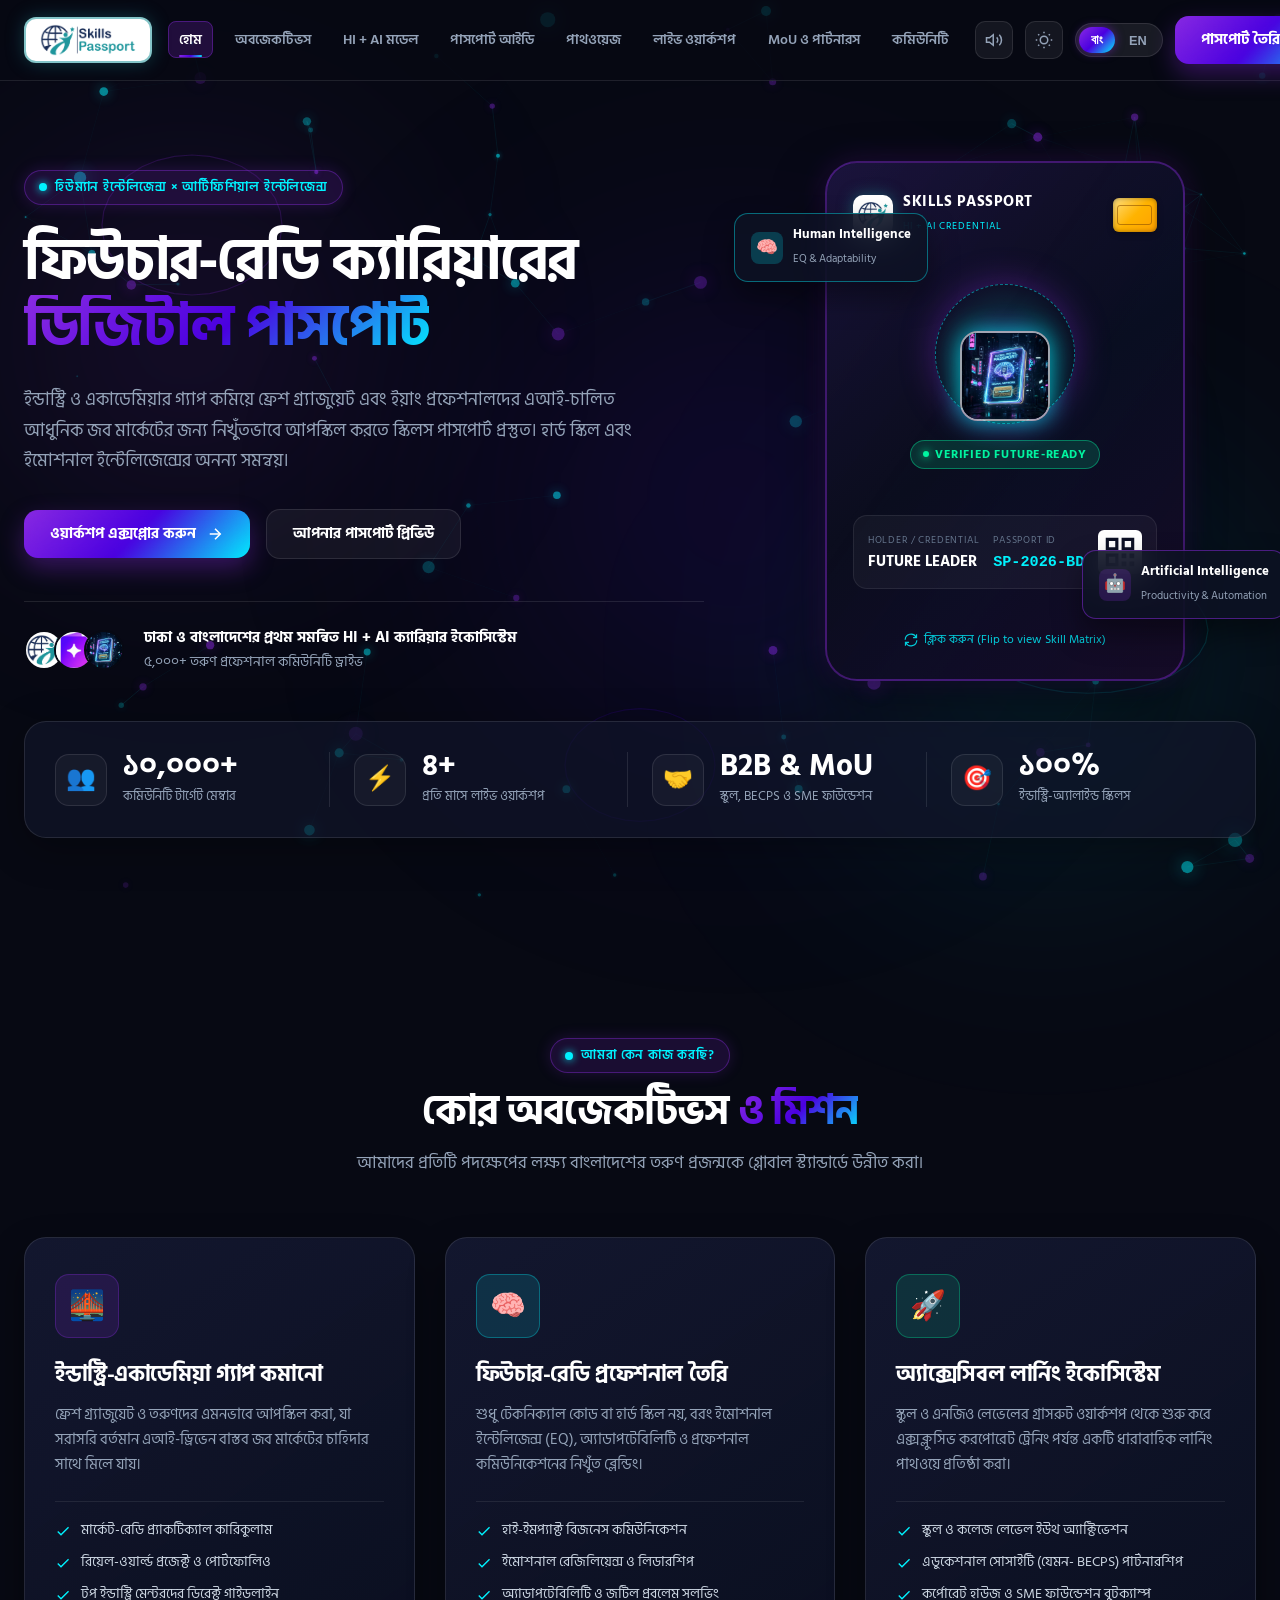
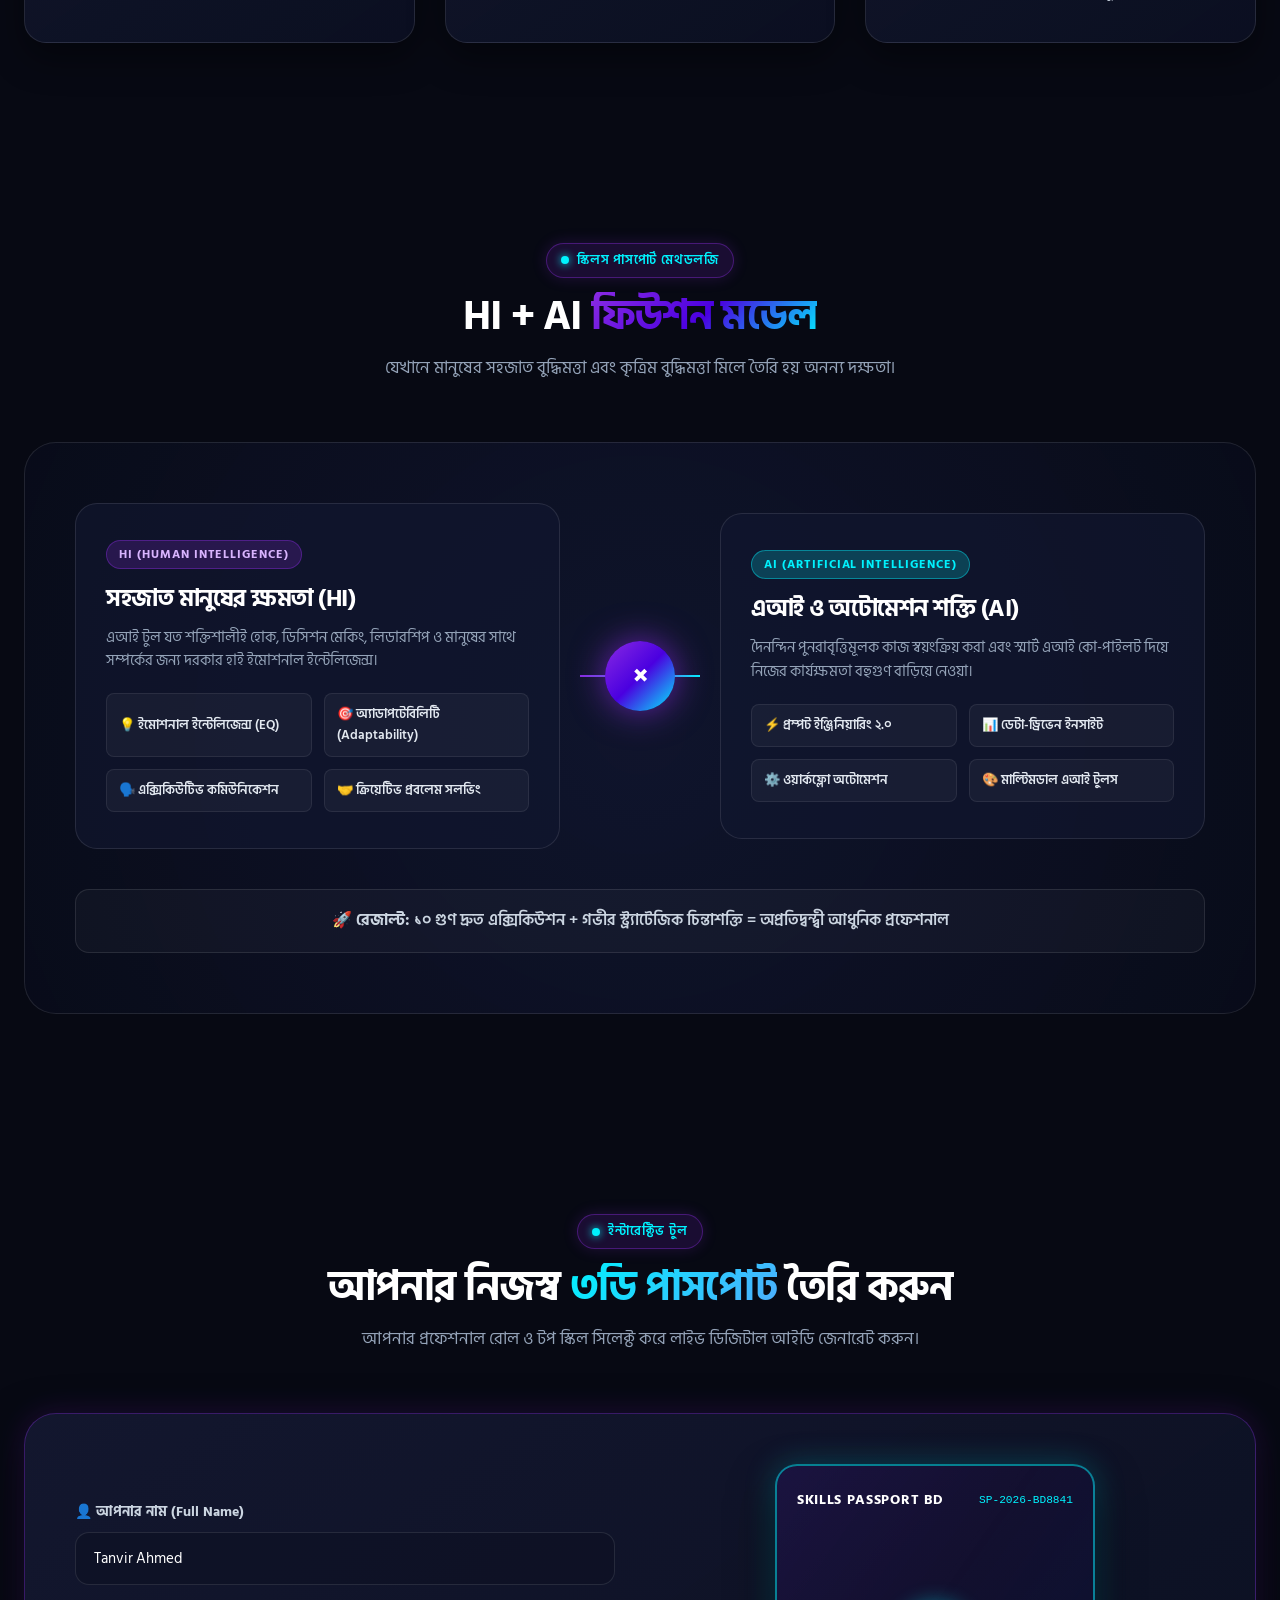
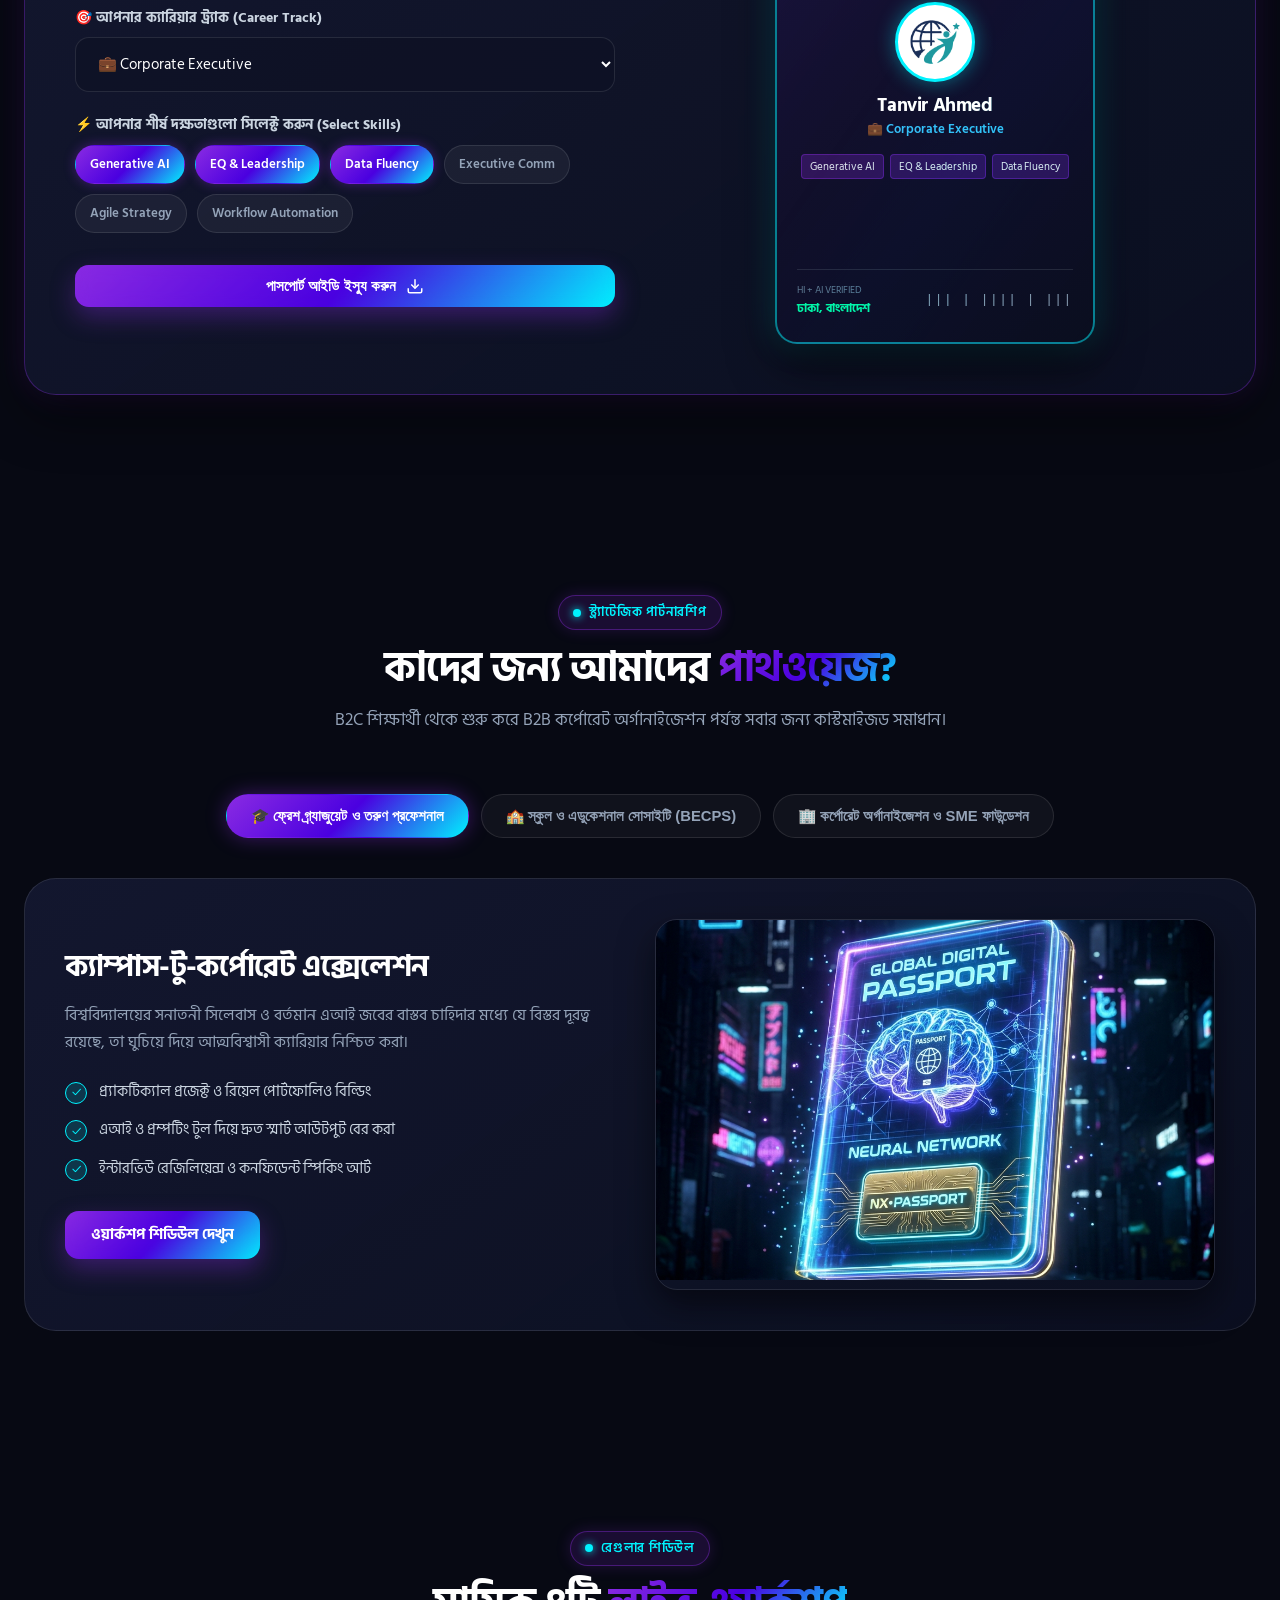
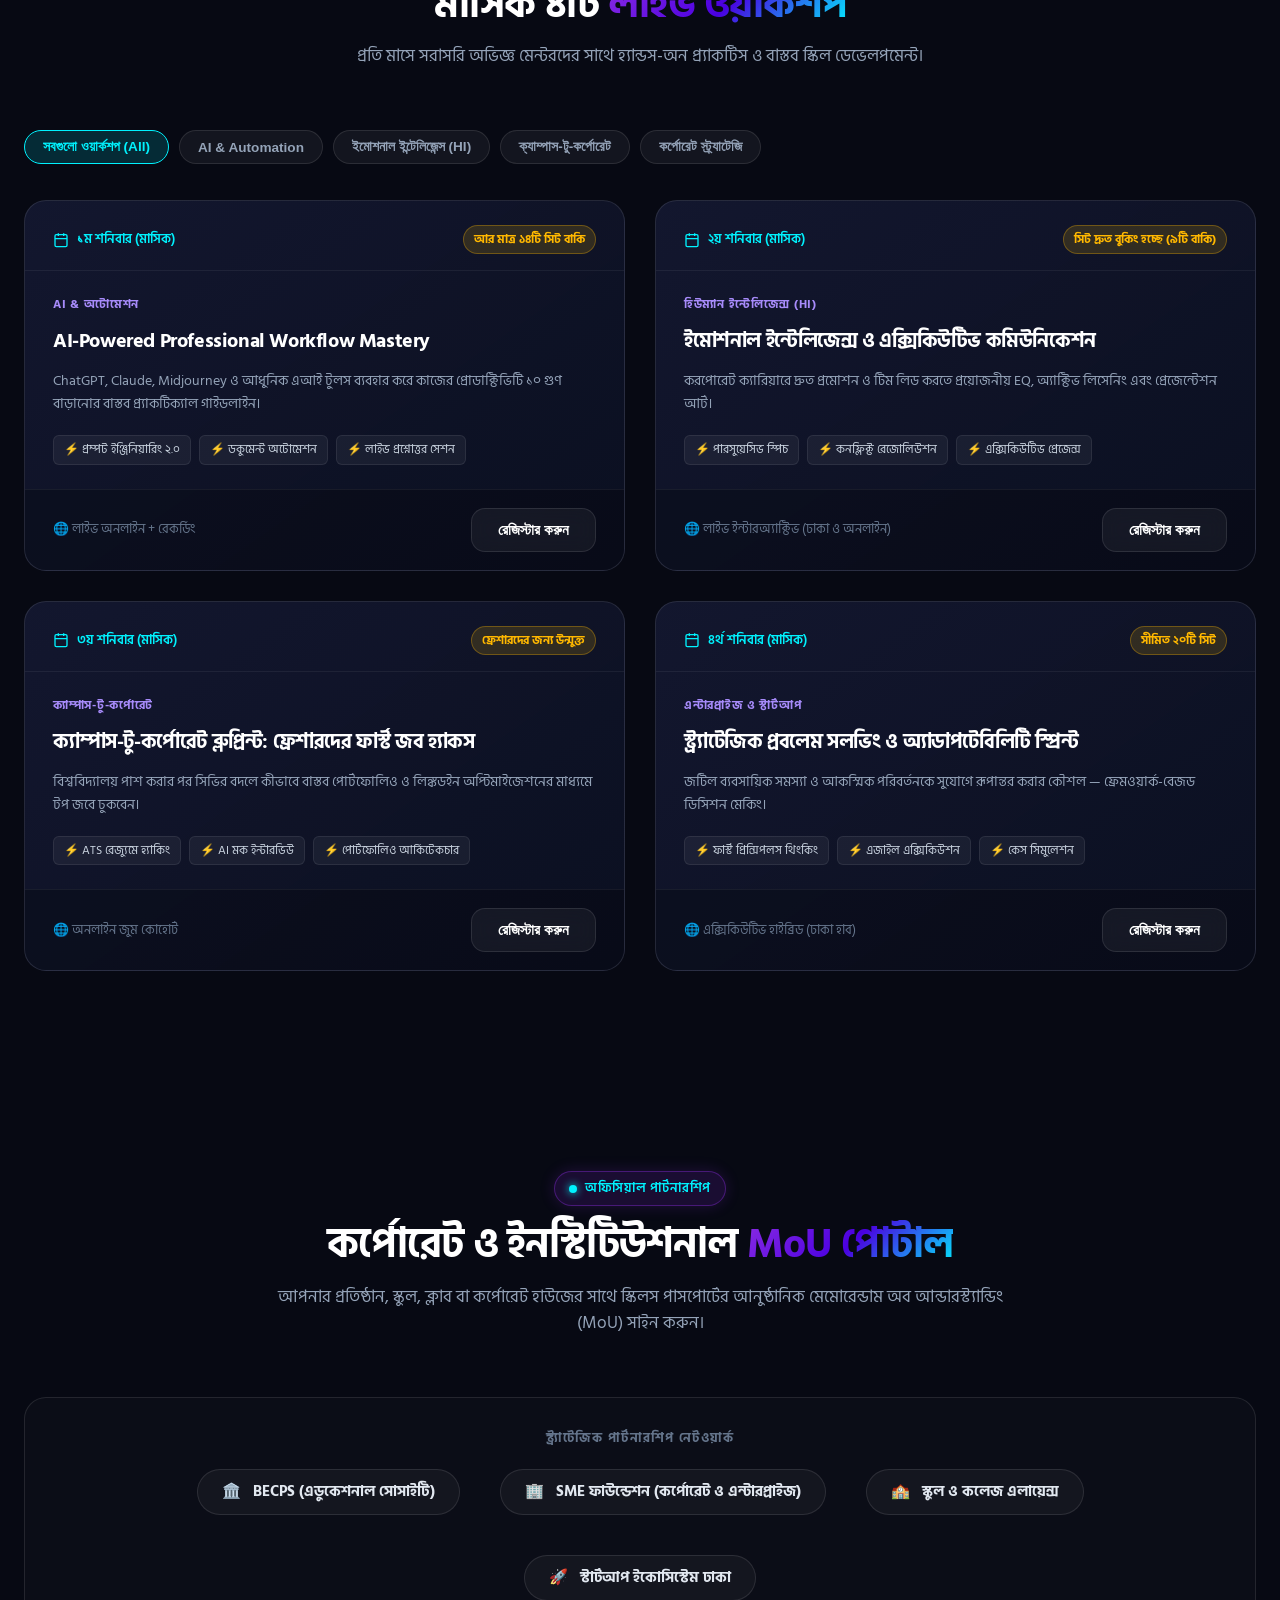
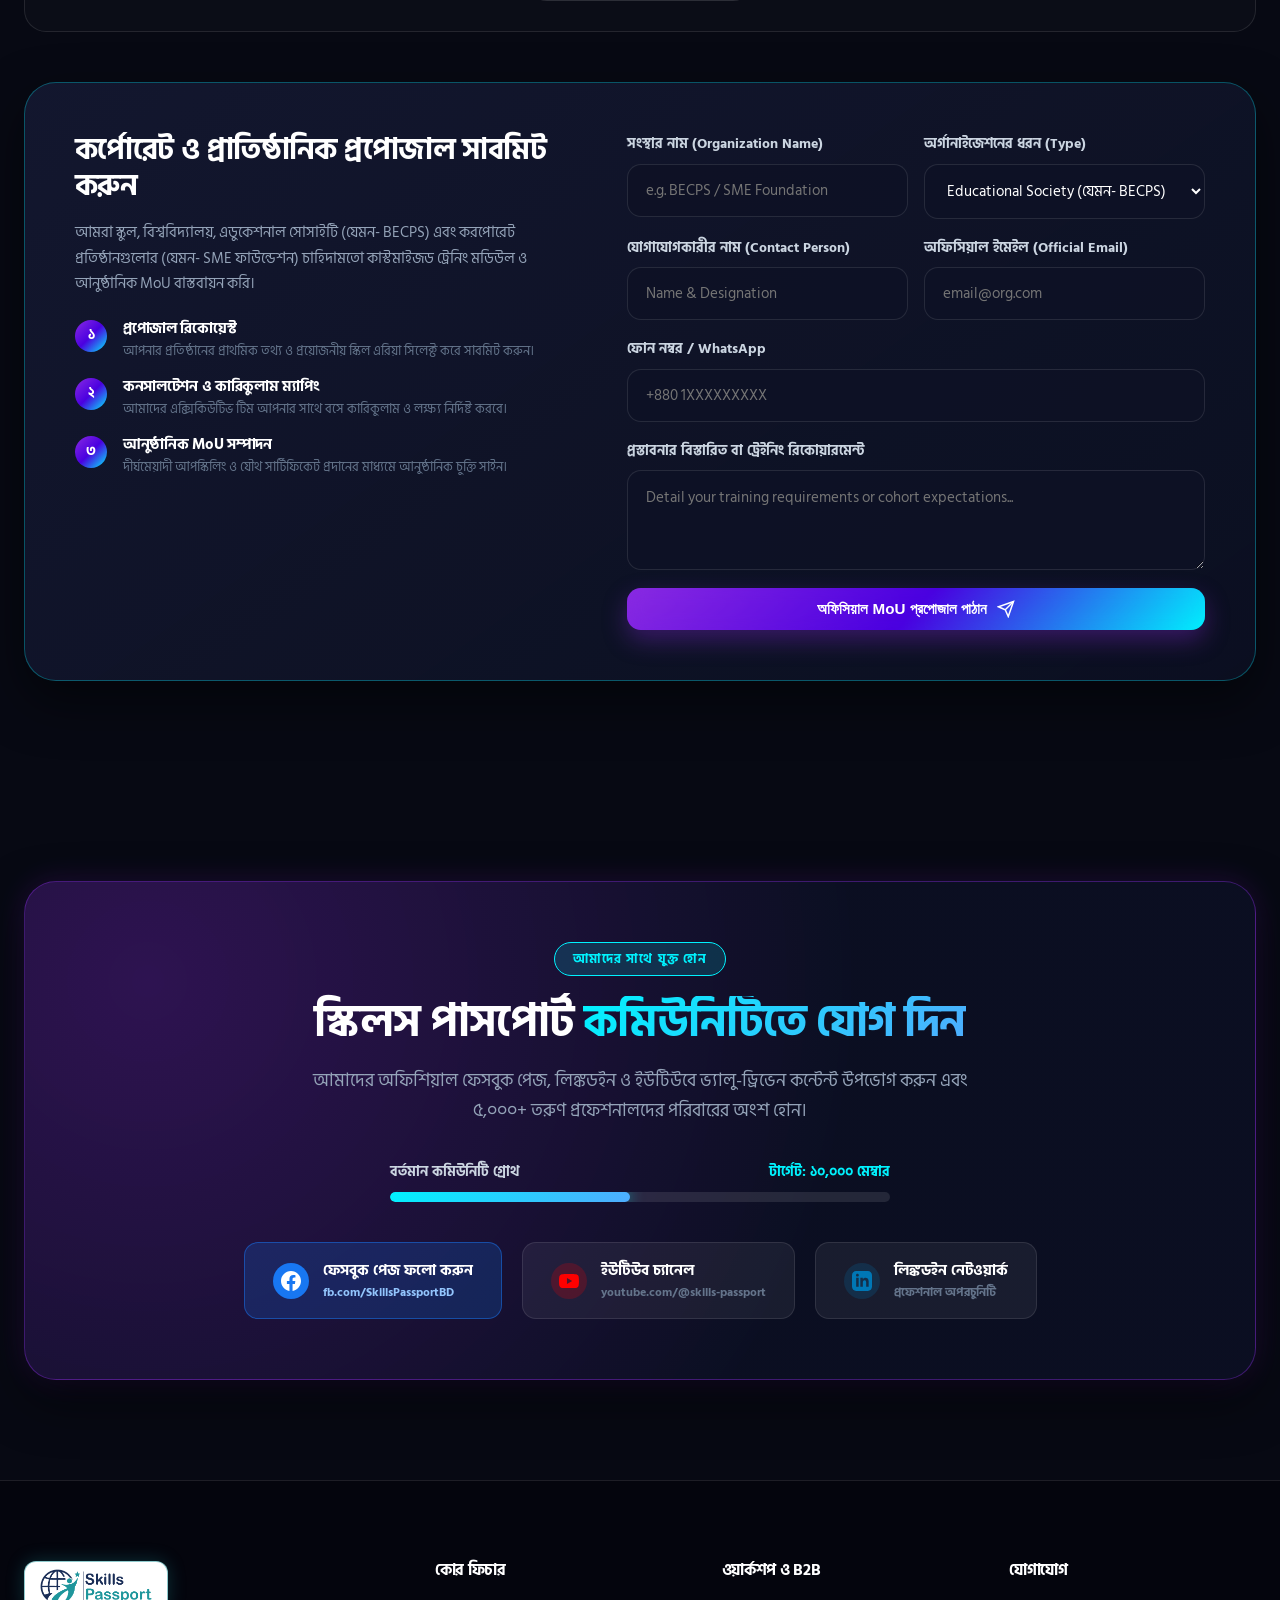
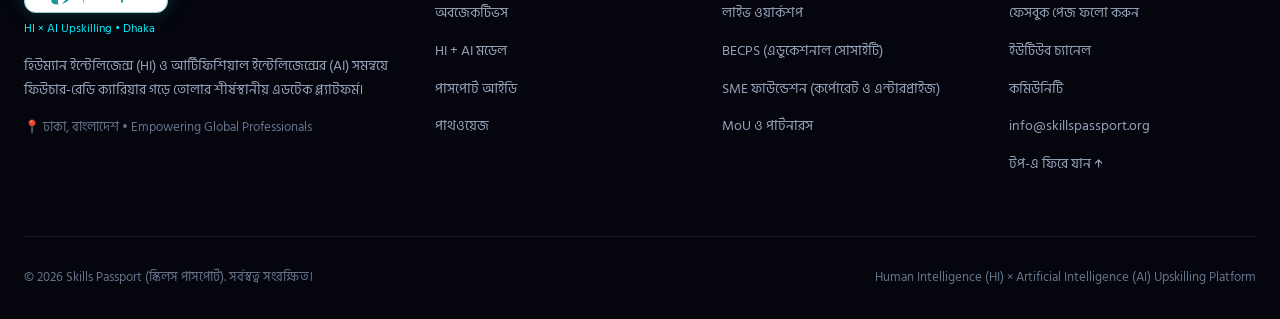
<file: index.html>
<!DOCTYPE html>
<html lang="bn" dir="ltr">
<head>
  <meta charset="UTF-8">
  <meta name="viewport" content="width=device-width, initial-scale=1.0">
  <meta http-equiv="X-UA-Compatible" content="ie=edge">

  <!-- SEO Meta Tags -->
  <title>Skills Passport | স্কিলস পাসপোর্ট — HI & AI Upskilling Platform Dhaka</title>
  <meta name="description" content="স্কিলস পাসপোর্ট (Skills Passport) — হিউম্যান ইন্টেলিজেন্স (HI) ও আর্টিফিশিয়াল ইন্টেলিজেন্সের (AI) সমন্বয়ে ফিউচার-রেডি ক্যারিয়ার গড়ার আধুনিক প্ল্যাটফর্ম। ইন্ডাস্ট্রি-একাডেমিয়া গ্যাপ দূরীকরণ, মাসিক ৪টি লাইভ ওয়ার্কশপ ও কর্পোরেট ট্রেনিং।">
  <meta name="keywords" content="Skills Passport, স্কিলস পাসপোর্ট, HI and AI Upskilling, Industry Academia Gap Bangladesh, Corporate Training Dhaka, BECPS, SME Foundation, Live Workshops Dhaka">
  <meta name="author" content="Skills Passport">
  <meta name="robots" content="index, follow">

  <!-- OpenGraph / Social Meta Tags -->
  <meta property="og:type" content="website">
  <meta property="og:title" content="Skills Passport | HI & AI Career Upskilling Platform">
  <meta property="og:description" content="ফিউচার-রেডি ক্যারিয়ারের ডিজিটাল পাসপোর্ট। হিউম্যান ইন্টেলিজেন্স ও এআই দক্ষতার নিখুঁত ব্লেন্ডিং।">
  <meta property="og:image" content="assets/skills_passport_hero.jpg">
  <meta property="og:url" content="https://www.facebook.com/SkillsPassportBD/">

  <!-- Twitter Meta -->
  <meta name="twitter:card" content="summary_large_image">
  <meta name="twitter:title" content="Skills Passport | HI & AI Upskilling Platform">
  <meta name="twitter:description" content="Bridging the Industry-Academia Gap in Dhaka with Human Intelligence & Artificial Intelligence.">
  <meta name="twitter:image" content="assets/skills_passport_hero.jpg">

  <!-- Favicon -->
  <link rel="icon" type="image/png" href="assets/logo-icon.png">

  <!-- Stylesheet -->
  <link rel="stylesheet" href="css/style.css">

  <!-- Schema.org JSON-LD -->
  <script type="application/ld+json">
  {
    "@context": "https://schema.org",
    "@type": "EducationalOrganization",
    "name": "Skills Passport",
    "alternateName": "স্কিলস পাসপোর্ট",
    "url": "https://www.facebook.com/SkillsPassportBD/",
    "logo": "assets/logo.png",
    "description": "Skills Passport is a premier platform in Dhaka for upskilling in HI (Human Intelligence) & AI (Artificial Intelligence) to bridge industry-academia gaps.",
    "address": {
      "@type": "PostalAddress",
      "addressLocality": "Dhaka",
      "addressCountry": "Bangladesh"
    },
    "sameAs": [
      "https://www.facebook.com/SkillsPassportBD/",
      "https://www.facebook.com/share/19V3SoLGBw/",
      "https://www.youtube.com/@skills-passport"
    ]
  }
  </script>
</head>
<body class="lang-bn">

  <!-- 3D Particle & Glow Background Layers -->
  <div id="bg-canvas-container"></div>
  <div class="ambient-glow ambient-glow-1"></div>
  <div class="ambient-glow ambient-glow-2"></div>
  <div class="ambient-glow ambient-glow-3"></div>

  <div class="content-wrapper">

    <!-- ===================================================================
         NAVIGATION BAR (OPTIMIZED & PROPORTIONED)
         =================================================================== -->
    <header class="navbar" id="main-nav">
      <div class="container nav-container">
        
        <!-- Brand Link -->
        <a href="index.html" class="brand-link" id="brand-logo-link">
          <img src="assets/logo.png" alt="Skills Passport Logo" class="brand-logo-img">
        </a>

        <!-- Desktop Nav Links -->
        <nav class="nav-links-wrapper">
          <ul class="nav-menu" id="nav-menu-links">
            <li><a href="index.html" class="current-page" data-i18n="nav_home">হোম</a></li>
            <li><a href="objectives.html" data-i18n="nav_objectives">অবজেকটিভস</a></li>
            <li><a href="framework.html" data-i18n="nav_framework">HI + AI মডেল</a></li>
            <li><a href="passport.html" data-i18n="nav_generator">পাসপোর্ট আইডি</a></li>
            <li><a href="pathways.html" data-i18n="nav_pathways">পাথওয়েজ</a></li>
            <li><a href="workshops.html" data-i18n="nav_workshops">লাইভ ওয়ার্কশপ</a></li>
            <li><a href="partnerships.html" data-i18n="nav_partners">MoU ও পার্টনারস</a></li>
            <li><a href="community.html" data-i18n="nav_community">কমিউনিটি</a></li>
          </ul>
        </nav>

        <!-- Nav Action Group -->
        <div class="nav-actions">
          
          <!-- Audio Sound FX Toggle -->
          <button class="icon-btn" id="sound-toggle-btn" title="Toggle Sound FX" aria-label="Toggle Sound FX">
            <svg width="18" height="18" viewBox="0 0 24 24" fill="none" stroke="currentColor" stroke-width="2">
              <polygon points="11 5 6 9 2 9 2 15 6 15 11 19 11 5"></polygon>
              <path d="M19.07 4.93a10 10 0 0 1 0 14.14M15.54 8.46a5 5 0 0 1 0 7.07"></path>
            </svg>
          </button>

          <!-- Dark / Light Theme Toggle -->
          <button class="icon-btn" id="theme-toggle-btn" title="Toggle Dark / Light Mode" aria-label="Toggle Dark / Light Mode">
            <svg width="18" height="18" viewBox="0 0 24 24" fill="none" stroke="currentColor" stroke-width="2">
              <circle cx="12" cy="12" r="5"></circle>
              <line x1="12" y1="1" x2="12" y2="3"></line>
              <line x1="12" y1="21" x2="12" y2="23"></line>
              <line x1="4.22" y1="4.22" x2="5.64" y2="5.64"></line>
              <line x1="18.36" y1="18.36" x2="19.78" y2="19.78"></line>
              <line x1="1" y1="12" x2="3" y2="12"></line>
              <line x1="21" y1="12" x2="23" y2="12"></line>
              <line x1="4.22" y1="19.78" x2="5.64" y2="18.36"></line>
              <line x1="18.36" y1="5.64" x2="19.78" y2="4.22"></line>
            </svg>
          </button>

          <!-- Language Selector -->
          <div class="lang-switch" role="group" aria-label="Language Selector">
            <button class="lang-btn active" data-lang="bn" id="lang-btn-bn">বাং</button>
            <button class="lang-btn" data-lang="en" id="lang-btn-en">EN</button>
          </div>

          <!-- Get Passport CTA -->
          <a href="passport.html" class="btn btn-primary btn-glow nav-cta-btn" data-i18n="nav_cta">পাসপোর্ট তৈরি করুন</a>

          <!-- Mobile Hamburger Toggle -->
          <button class="mobile-menu-btn" id="mobile-menu-btn" aria-label="Open Mobile Menu">
            <svg width="24" height="24" viewBox="0 0 24 24" fill="none" stroke="currentColor" stroke-width="2">
              <line x1="3" y1="12" x2="21" y2="12"></line>
              <line x1="3" y1="6" x2="21" y2="6"></line>
              <line x1="3" y1="18" x2="21" y2="18"></line>
            </svg>
          </button>
        </div>
      </div>
    </header>

    <!-- ===================================================================
         HERO SECTION WITH 3D INTERACTIVE PASSPORT
         =================================================================== -->
    <section class="hero-section" id="hero">
      <div class="container">
        <div class="hero-grid">
          
          <!-- Hero Left Content -->
          <div class="hero-content">
            <div class="hero-badge-wrap">
              <div class="badge-chip">
                <span class="pulse-dot"></span>
                <span data-i18n="hero_badge">হিউম্যান ইন্টেলিজেন্স × আর্টিফিশিয়াল ইন্টেলিজেন্স</span>
              </div>
            </div>

            <h1 class="hero-title" data-i18n="hero_title">
              ফিউচার-রেডি ক্যারিয়ারের <span class="gradient-text">ডিজিটাল পাসপোর্ট</span>
            </h1>

            <p class="hero-description" data-i18n="hero_desc">
              ইন্ডাস্ট্রি ও একাডেমিয়ার গ্যাপ কমিয়ে ফ্রেশ গ্র্যাজুয়েট এবং ইয়াং প্রফেশনালদের এআই-চালিত আধুনিক জব মার্কেটের জন্য নিখুঁতভাবে আপস্কিল করতে স্কিলস পাসপোর্ট প্রস্তুত। হার্ড স্কিল এবং ইমোশনাল ইন্টেলিজেন্সের অনন্য সমন্বয়।
            </p>

            <div class="hero-cta-group">
              <a href="workshops.html" class="btn btn-primary btn-glow">
                <span data-i18n="hero_btn_explore">ওয়ার্কশপ এক্সপ্লোর করুন</span>
                <svg width="18" height="18" viewBox="0 0 24 24" fill="none" stroke="currentColor" stroke-width="2">
                  <line x1="5" y1="12" x2="19" y2="12"></line>
                  <polyline points="12 5 19 12 12 19"></polyline>
                </svg>
              </a>

              <a href="passport.html" class="btn btn-secondary">
                <span data-i18n="hero_btn_pass">আপনার পাসপোর্ট প্রিভিউ</span>
              </a>
            </div>

            <div class="hero-social-proof">
              <div class="social-avatars">
                <img src="assets/logo.jpg" alt="Learner 1">
                <img src="assets/fb_profile.jpg" alt="Learner 2">
                <img src="assets/skills_passport_hero.jpg" alt="Learner 3">
              </div>
              <div class="social-proof-text">
                <strong data-i18n="hero_stats_label">ঢাকা ও বাংলাদেশের প্রথম সমন্বিত HI + AI ক্যারিয়ার ইকোসিস্টেম</strong>
                <span data-i18n="hero_stats_sub">৫,০০০+ তরুণ প্রফেশনাল কমিউনিটি ড্রাইভ</span>
              </div>
            </div>
          </div>

          <!-- Hero Right: Interactive 3D Holographic Passport Card -->
          <div class="hero-3d-scene">
            <div class="passport-card-3d-wrap" id="hero-passport-wrap" title="Click to Flip">
              <div class="passport-card-inner">
                
                <!-- Front Side -->
                <div class="passport-face passport-front">
                  <div class="card-glare"></div>

                  <!-- Passport Top Header -->
                  <div class="passport-header">
                    <div class="passport-emblem">
                      <div class="emblem-icon">
                        <img src="assets/logo-icon.png" alt="Skills Passport Emblem">
                      </div>
                      <div class="emblem-text">
                        <h4>SKILLS PASSPORT</h4>
                        <span>HI + AI CREDENTIAL</span>
                      </div>
                    </div>
                    <div class="passport-chip" title="Smart Integrated Chip"></div>
                  </div>

                  <!-- Center Hologram -->
                  <div class="passport-hologram-center">
                    <div class="hologram-orb"></div>
                    <img src="assets/skills_passport_hero.jpg" alt="3D Digital Passport Hologram" class="hologram-center-img">
                    <div class="passport-status-tag">
                      <span class="status-indicator"></span>
                      VERIFIED FUTURE-READY
                    </div>
                  </div>

                  <!-- Front Footer -->
                  <div class="passport-footer-front">
                    <div class="passport-user-row">
                      <div class="user-meta-field">
                        <span>HOLDER / CREDENTIAL</span>
                        <strong>FUTURE LEADER</strong>
                      </div>
                      <div class="user-meta-field">
                        <span>PASSPORT ID</span>
                        <strong style="color: var(--accent-cyan); font-family: monospace;">SP-2026-BD</strong>
                      </div>
                      <div class="passport-qr-code">
                        <svg viewBox="0 0 24 24" fill="#0c1024">
                          <path d="M3 3h8v8H3zm2 2v4h4V5zm8-2h8v8h-8zm2 2v4h4V5zM3 13h8v8H3zm2 2v4h4v-4zm13-2h3v3h-3zm-5 5h3v3h-3zm5 0h3v3h-3zm-5-5h3v3h-3z"/>
                        </svg>
                      </div>
                    </div>
                  </div>

                  <div class="flip-prompt">
                    <svg width="14" height="14" viewBox="0 0 24 24" fill="none" stroke="currentColor" stroke-width="2">
                      <path d="M21.5 2v6h-6M2.5 22v-6h6M2 11.5a10 10 0 0 1 18.8-4.3M22 12.5a10 10 0 0 1-18.8 4.2"/>
                    </svg>
                    <span data-i18n="hero_card_flip_prompt">ক্লিক করুন (Flip to view Skill Matrix)</span>
                  </div>
                </div>

                <!-- Back Side (Skill Matrix) -->
                <div class="passport-face passport-back">
                  <div class="card-glare"></div>

                  <div class="passport-back-header">
                    <h4>HI + AI COMPETENCY VERIFICATION</h4>
                    <p>Official Assessment & Readiness Score</p>
                  </div>

                  <div class="skills-matrix-list">
                    <div class="matrix-item">
                      <div class="matrix-info">
                        <span>Generative AI & Workflow Automation</span>
                        <span>98%</span>
                      </div>
                      <div class="matrix-bar">
                        <div class="matrix-fill" style="width: 98%;"></div>
                      </div>
                    </div>

                    <div class="matrix-item">
                      <div class="matrix-info">
                        <span>Emotional Intelligence (EQ) & Empathy</span>
                        <span>94%</span>
                      </div>
                      <div class="matrix-bar">
                        <div class="matrix-fill purple" style="width: 94%;"></div>
                      </div>
                    </div>

                    <div class="matrix-item">
                      <div class="matrix-info">
                        <span>Strategic Business Communication</span>
                        <span>96%</span>
                      </div>
                      <div class="matrix-bar">
                        <div class="matrix-fill" style="width: 96%;"></div>
                      </div>
                    </div>

                    <div class="matrix-item">
                      <div class="matrix-info">
                        <span>Rapid Adaptability & Problem Solving</span>
                        <span>92%</span>
                      </div>
                      <div class="matrix-bar">
                        <div class="matrix-fill gold" style="width: 92%;"></div>
                      </div>
                    </div>
                  </div>

                  <div class="passport-back-footer">
                    <p>Verified by Skills Passport Council • Dhaka, BD</p>
                    <p style="color: var(--accent-cyan); margin-top: 4px;">Click anywhere to flip back</p>
                  </div>
                </div>

              </div>
            </div>

            <!-- Floating 3D Micro-Badges -->
            <div class="floating-3d-badge badge-top-left">
              <div class="badge-icon-wrap badge-icon-cyan">🧠</div>
              <div class="badge-text-wrap">
                <strong>Human Intelligence</strong>
                <span>EQ & Adaptability</span>
              </div>
            </div>

            <div class="floating-3d-badge badge-bottom-right">
              <div class="badge-icon-wrap badge-icon-purple">🤖</div>
              <div class="badge-text-wrap">
                <strong>Artificial Intelligence</strong>
                <span>Productivity & Automation</span>
              </div>
            </div>
          </div>

        </div>

        <!-- Metrics Ribbon -->
        <div class="metrics-ribbon">
          <div class="metrics-grid">
            <div class="metric-item">
              <div class="metric-icon-box">👥</div>
              <div class="metric-info-box">
                <div class="metric-num" data-i18n="metric_community">১০,০০০+</div>
                <div class="metric-label" data-i18n="metric_community_label">কমিউনিটি টার্গেট মেম্বার</div>
              </div>
            </div>

            <div class="metric-item">
              <div class="metric-icon-box">⚡</div>
              <div class="metric-info-box">
                <div class="metric-num" data-i18n="metric_workshops">৪+</div>
                <div class="metric-label" data-i18n="metric_workshops_label">প্রতি মাসে লাইভ ওয়ার্কশপ</div>
              </div>
            </div>

            <div class="metric-item">
              <div class="metric-icon-box">🤝</div>
              <div class="metric-info-box">
                <div class="metric-num" data-i18n="metric_partners">B2B & MoU</div>
                <div class="metric-label" data-i18n="metric_partners_label">স্কুল, BECPS ও SME ফাউন্ডেশন</div>
              </div>
            </div>

            <div class="metric-item">
              <div class="metric-icon-box">🎯</div>
              <div class="metric-info-box">
                <div class="metric-num" data-i18n="metric_blend">১০০%</div>
                <div class="metric-label" data-i18n="metric_blend_label">ইন্ডাস্ট্রি-অ্যালাইন্ড স্কিলস</div>
              </div>
            </div>
          </div>
        </div>

      </div>
    </section>

    <!-- ===================================================================
         CORE OBJECTIVES (কোর অবজেকটিভস - 3D CARDS)
         =================================================================== -->
    <section class="section-padding" id="objectives">
      <div class="container">
        
        <div class="section-head">
          <div class="badge-chip">
            <span class="pulse-dot"></span>
            <span data-i18n="obj_badge">আমরা কেন কাজ করছি?</span>
          </div>
          <h2 class="section-title" data-i18n="obj_title">
            কোর অবজেকটিভস <span class="gradient-text">ও মিশন</span>
          </h2>
          <p class="section-subtitle" data-i18n="obj_subtitle">
            আমাদের প্রতিটি পদক্ষেপের লক্ষ্য বাংলাদেশের তরুণ প্রজন্মকে গ্লোবাল স্ট্যান্ডার্ডে উন্নীত করা।
          </p>
        </div>

        <div class="objectives-grid">
          
          <!-- Pillar 1 -->
          <div class="objective-card-3d">
            <div class="card-tilt-inner">
              <div>
                <div class="obj-icon-wrap">🌉</div>
                <h3 class="obj-title" data-i18n="obj_1_title">ইন্ডাস্ট্রি-একাডেমিয়া গ্যাপ কমানো</h3>
                <p class="obj-desc" data-i18n="obj_1_desc">
                  ফ্রেশ গ্র্যাজুয়েট ও তরুণদের এমনভাবে আপস্কিল করা, যা সরাসরি বর্তমান এআই-ড্রিভেন বাস্তব জব মার্কেটের চাহিদার সাথে মিলে যায়।
                </p>
              </div>

              <ul class="obj-feature-list">
                <li>
                  <svg viewBox="0 0 24 24"><path d="M9 16.17L4.83 12l-1.42 1.41L9 19 21 7l-1.41-1.41z"/></svg>
                  <span data-i18n="obj_1_f1">মার্কেট-রেডি প্র্যাকটিক্যাল কারিকুলাম</span>
                </li>
                <li>
                  <svg viewBox="0 0 24 24"><path d="M9 16.17L4.83 12l-1.42 1.41L9 19 21 7l-1.41-1.41z"/></svg>
                  <span data-i18n="obj_1_f2">রিয়েল-ওয়ার্ল্ড প্রজেক্ট ও পোর্টফোলিও</span>
                </li>
                <li>
                  <svg viewBox="0 0 24 24"><path d="M9 16.17L4.83 12l-1.42 1.41L9 19 21 7l-1.41-1.41z"/></svg>
                  <span data-i18n="obj_1_f3">টপ ইন্ডাস্ট্রি মেন্টরদের ডিরেক্ট গাইডলাইন</span>
                </li>
              </ul>
            </div>
          </div>

          <!-- Pillar 2 -->
          <div class="objective-card-3d">
            <div class="card-tilt-inner">
              <div>
                <div class="obj-icon-wrap">🧠</div>
                <h3 class="obj-title" data-i18n="obj_2_title">ফিউচার-রেডি প্রফেশনাল তৈরি</h3>
                <p class="obj-desc" data-i18n="obj_2_desc">
                  শুধু টেকনিক্যাল কোড বা হার্ড স্কিল নয়, বরং ইমোশনাল ইন্টেলিজেন্স (EQ), অ্যাডাপটেবিলিটি ও প্রফেশনাল কমিউনিকেশনের নিখুঁত ব্লেন্ডিং।
                </p>
              </div>

              <ul class="obj-feature-list">
                <li>
                  <svg viewBox="0 0 24 24"><path d="M9 16.17L4.83 12l-1.42 1.41L9 19 21 7l-1.41-1.41z"/></svg>
                  <span data-i18n="obj_2_f1">হাই-ইমপ্যাক্ট বিজনেস কমিউনিকেশন</span>
                </li>
                <li>
                  <svg viewBox="0 0 24 24"><path d="M9 16.17L4.83 12l-1.42 1.41L9 19 21 7l-1.41-1.41z"/></svg>
                  <span data-i18n="obj_2_f2">ইমোশনাল রেজিলিয়েন্স ও লিডারশিপ</span>
                </li>
                <li>
                  <svg viewBox="0 0 24 24"><path d="M9 16.17L4.83 12l-1.42 1.41L9 19 21 7l-1.41-1.41z"/></svg>
                  <span data-i18n="obj_2_f3">অ্যাডাপটেবিলিটি ও জটিল প্রবলেম সলভিং</span>
                </li>
              </ul>
            </div>
          </div>

          <!-- Pillar 3 -->
          <div class="objective-card-3d">
            <div class="card-tilt-inner">
              <div>
                <div class="obj-icon-wrap">🚀</div>
                <h3 class="obj-title" data-i18n="obj_3_title">অ্যাক্সেসিবল লার্নিং ইকোসিস্টেম</h3>
                <p class="obj-desc" data-i18n="obj_3_desc">
                  স্কুল ও এনজিও লেভেলের গ্রাসরুট ওয়ার্কশপ থেকে শুরু করে এক্সক্লুসিভ করপোরেট ট্রেনিং পর্যন্ত একটি ধারাবাহিক লার্নিং পাথওয়ে প্রতিষ্ঠা করা।
                </p>
              </div>

              <ul class="obj-feature-list">
                <li>
                  <svg viewBox="0 0 24 24"><path d="M9 16.17L4.83 12l-1.42 1.41L9 19 21 7l-1.41-1.41z"/></svg>
                  <span data-i18n="obj_3_f1">স্কুল ও কলেজ লেভেল ইউথ অ্যাক্টিভেশন</span>
                </li>
                <li>
                  <svg viewBox="0 0 24 24"><path d="M9 16.17L4.83 12l-1.42 1.41L9 19 21 7l-1.41-1.41z"/></svg>
                  <span data-i18n="obj_3_f2">এডুকেশনাল সোসাইটি (যেমন- BECPS) পার্টনারশিপ</span>
                </li>
                <li>
                  <svg viewBox="0 0 24 24"><path d="M9 16.17L4.83 12l-1.42 1.41L9 19 21 7l-1.41-1.41z"/></svg>
                  <span data-i18n="obj_3_f3">কর্পোরেট হাউজ ও SME ফাউন্ডেশন বুটক্যাম্প</span>
                </li>
              </ul>
            </div>
          </div>

        </div>

      </div>
    </section>

    <!-- ===================================================================
         HI + AI FUSION FRAMEWORK
         =================================================================== -->
    <section class="section-padding" id="framework">
      <div class="container">
        
        <div class="section-head">
          <div class="badge-chip">
            <span class="pulse-dot"></span>
            <span data-i18n="frame_badge">স্কিলস পাসপোর্ট মেথডলজি</span>
          </div>
          <h2 class="section-title" data-i18n="frame_title">
            HI + AI <span class="gradient-text">ফিউশন মডেল</span>
          </h2>
          <p class="section-subtitle" data-i18n="frame_desc">
            যেখানে মানুষের সহজাত বুদ্ধিমত্তা এবং কৃত্রিম বুদ্ধিমত্তা মিলে তৈরি হয় অনন্য দক্ষতা।
          </p>
        </div>

        <div class="framework-container">
          <div class="framework-grid">
            
            <!-- Left: Human Intelligence (HI) -->
            <div class="fusion-pillar-card">
              <span class="pillar-badge badge-hi">HI (Human Intelligence)</span>
              <h3 class="pillar-title" data-i18n="frame_hi_title">সহজাত মানুষের ক্ষমতা (HI)</h3>
              <p class="pillar-desc" data-i18n="frame_hi_desc">
                এআই টুল যত শক্তিশালীই হোক, ডিসিশন মেকিং, লিডারশিপ ও মানুষের সাথে সম্পর্কের জন্য দরকার হাই ইমোশনাল ইন্টেলিজেন্স।
              </p>
              <div class="pillar-skills-grid">
                <div class="pillar-skill-tag" data-i18n="frame_hi_s1">💡 ইমোশনাল ইন্টেলিজেন্স (EQ)</div>
                <div class="pillar-skill-tag" data-i18n="frame_hi_s2">🎯 অ্যাডাপটেবিলিটি (Adaptability)</div>
                <div class="pillar-skill-tag" data-i18n="frame_hi_s3">🗣️ এক্সিকিউটিভ কমিউনিকেশন</div>
                <div class="pillar-skill-tag" data-i18n="frame_hi_s4">🤝 ক্রিয়েটিভ প্রবলেম সলভিং</div>
              </div>
            </div>

            <!-- Middle: Multiplication Fusion -->
            <div class="fusion-middle-connector">
              <div class="fusion-connector-line"></div>
              <div class="fusion-multiply-symbol">×</div>
            </div>

            <!-- Right: Artificial Intelligence (AI) -->
            <div class="fusion-pillar-card">
              <span class="pillar-badge badge-ai">AI (Artificial Intelligence)</span>
              <h3 class="pillar-title" data-i18n="frame_ai_title">এআই ও অটোমেশন শক্তি (AI)</h3>
              <p class="pillar-desc" data-i18n="frame_ai_desc">
                দৈনন্দিন পুনরাবৃত্তিমূলক কাজ স্বয়ংক্রিয় করা এবং স্মার্ট এআই কো-পাইলট দিয়ে নিজের কার্যক্ষমতা বহুগুণ বাড়িয়ে নেওয়া।
              </p>
              <div class="pillar-skills-grid">
                <div class="pillar-skill-tag" data-i18n="frame_ai_s1">⚡ প্রম্পট ইঞ্জিনিয়ারিং ২.০</div>
                <div class="pillar-skill-tag" data-i18n="frame_ai_s2">📊 ডেটা-ড্রিভেন ইনসাইট</div>
                <div class="pillar-skill-tag" data-i18n="frame_ai_s3">⚙️ ওয়ার্কফ্লো অটোমেশন</div>
                <div class="pillar-skill-tag" data-i18n="frame_ai_s4">🎨 মাল্টিমডাল এআই টুলস</div>
              </div>
            </div>

          </div>

          <div class="fusion-tagline-bar">
            <span data-i18n="frame_result_bar">🚀 <strong>রেজাল্ট:</strong> ১০ গুণ দ্রুত এক্সিকিউশন + গভীর স্ট্র্যাটেজিক চিন্তাশক্তি = অপ্রতিদ্বন্দ্বী আধুনিক প্রফেশনাল</span>
          </div>
        </div>

      </div>
    </section>

    <!-- ===================================================================
         INTERACTIVE 3D SKILLS PASSPORT GENERATOR
         =================================================================== -->
    <section class="section-padding generator-section" id="generator">
      <div class="container">
        
        <div class="section-head">
          <div class="badge-chip">
            <span class="pulse-dot"></span>
            <span data-i18n="gen_badge">ইন্টারেক্টিভ টুল</span>
          </div>
          <h2 class="section-title" data-i18n="gen_title">
            আপনার নিজস্ব <span class="cyan-gradient-text">৩ডি পাসপোর্ট</span> তৈরি করুন
          </h2>
          <p class="section-subtitle" data-i18n="gen_subtitle">
            আপনার প্রফেশনাল রোল ও টপ স্কিল সিলেক্ট করে লাইভ ডিজিটাল আইডি জেনারেট করুন।
          </p>
        </div>

        <div class="generator-box">
          <div class="generator-grid">
            
            <!-- Controls Side -->
            <div class="generator-form-side">
              <div class="form-group">
                <label for="gen-name-input" data-i18n="gen_label_name">👤 আপনার নাম (Full Name)</label>
                <input type="text" id="gen-name-input" class="form-input" placeholder="e.g. Tanvir Ahmed" value="Tanvir Ahmed">
              </div>

              <div class="form-group">
                <label for="gen-track-select" data-i18n="gen_label_track">🎯 আপনার ক্যারিয়ার ট্র্যাক (Career Track)</label>
                <select id="gen-track-select" class="form-select">
                  <option value="fresher">🎓 Fresh Graduate & Job Seeker</option>
                  <option value="tech">💻 AI & Tech Professional</option>
                  <option value="corporate" selected>💼 Corporate Executive</option>
                  <option value="innovator">🚀 Student Innovator / Entrepreneur</option>
                </select>
              </div>

              <div class="form-group">
                <label data-i18n="gen_label_skills">⚡ আপনার শীর্ষ দক্ষতাগুলো সিলেক্ট করুন (Select Skills)</label>
                <div class="skills-pill-selector">
                  <span class="skill-toggle-chip active" data-skill="Generative AI">Generative AI</span>
                  <span class="skill-toggle-chip active" data-skill="EQ & Leadership">EQ & Leadership</span>
                  <span class="skill-toggle-chip active" data-skill="Data Fluency">Data Fluency</span>
                  <span class="skill-toggle-chip" data-skill="Executive Comm">Executive Comm</span>
                  <span class="skill-toggle-chip" data-skill="Agile Strategy">Agile Strategy</span>
                  <span class="skill-toggle-chip" data-skill="Workflow Automation">Workflow Automation</span>
                </div>
              </div>

              <button class="btn btn-primary btn-glow" id="gen-download-btn" style="margin-top: 10px;">
                <span data-i18n="gen_btn_issue">পাসপোর্ট আইডি ইস্যু করুন</span>
                <svg width="18" height="18" viewBox="0 0 24 24" fill="none" stroke="currentColor" stroke-width="2">
                  <path d="M21 15v4a2 2 0 0 1-2 2H5a2 2 0 0 1-2-2v-4"></path>
                  <polyline points="7 10 12 15 17 10"></polyline>
                  <line x1="12" y1="15" x2="12" y2="3"></line>
                </svg>
              </button>
            </div>

            <!-- Live 3D Card Preview -->
            <div class="generator-preview-side">
              <div class="generated-passport-card" id="generated-passport-card">
                <div class="card-glare"></div>
                
                <div class="gen-card-header">
                  <span class="gen-card-title">SKILLS PASSPORT BD</span>
                  <span class="gen-card-id" id="gen-card-id">SP-2026-BD8841</span>
                </div>

                <div class="gen-card-body">
                  <div class="gen-user-avatar" style="background: #ffffff; padding: 10px;">
                    <img src="assets/logo-icon.png" alt="Skills Passport" style="width: 100%; height: 100%; object-fit: contain;">
                  </div>
                  <h4 class="gen-user-name" id="gen-card-name">Tanvir Ahmed</h4>
                  <p class="gen-user-role" id="gen-card-role">Corporate Executive</p>
                  
                  <div class="gen-skills-list" id="gen-skills-container">
                    <span class="gen-skill-tag">Generative AI</span>
                    <span class="gen-skill-tag">EQ & Leadership</span>
                    <span class="gen-skill-tag">Data Fluency</span>
                  </div>
                </div>

                <div class="gen-card-footer">
                  <div class="gen-status-box">
                    <span>HI + AI VERIFIED</span>
                    <strong data-i18n="gen_card_location">ঢাকা, বাংলাদেশ</strong>
                  </div>
                  <div class="gen-barcode-box">||| | |||| | |||</div>
                </div>
              </div>
            </div>

          </div>
        </div>

      </div>
    </section>

    <!-- ===================================================================
         STRATEGIC PATHWAYS (B2B & B2C)
         =================================================================== -->
    <section class="section-padding" id="pathways">
      <div class="container">
        
        <div class="section-head">
          <div class="badge-chip">
            <span class="pulse-dot"></span>
            <span data-i18n="path_badge">স্ট্র্যাটেজিক পার্টনারশিপ</span>
          </div>
          <h2 class="section-title" data-i18n="path_title">
            কাদের জন্য আমাদের <span class="gradient-text">পাথওয়েজ?</span>
          </h2>
          <p class="section-subtitle" data-i18n="path_subtitle">
            B2C শিক্ষার্থী থেকে শুরু করে B2B কর্পোরেট অর্গানাইজেশন পর্যন্ত সবার জন্য কাস্টমাইজড সমাধান।
          </p>
        </div>

        <!-- Pathway Nav Tabs -->
        <div class="pathways-tabs-nav">
          <button class="path-tab-btn active" data-target="tab-students" data-i18n="path_tab_1">🎓 ফ্রেশ গ্র্যাজুয়েট ও তরুণ প্রফেশনাল</button>
          <button class="path-tab-btn" data-target="tab-institutions" data-i18n="path_tab_2">🏫 স্কুল ও এডুকেশনাল সোসাইটি (BECPS)</button>
          <button class="path-tab-btn" data-target="tab-corporates" data-i18n="path_tab_3">🏢 কর্পোরেট অর্গানাইজেশন ও SME ফাউন্ডেশন</button>
        </div>

        <!-- Tab 1: Fresh Grads & Students -->
        <div class="pathway-content-pane active" id="tab-students">
          <div class="pathway-card-grid">
            <div class="pathway-info-col">
              <h3 data-i18n="path_1_title">ক্যাম্পাস-টু-কর্পোরেট এক্সেলেশন</h3>
              <p data-i18n="path_1_desc">
                বিশ্ববিদ্যালয়ের সনাতনী সিলেবাস ও বর্তমান এআই জবের বাস্তব চাহিদার মধ্যে যে বিস্তর দূরত্ব রয়েছে, তা ঘুচিয়ে দিয়ে আত্মবিশ্বাসী ক্যারিয়ার নিশ্চিত করা।
              </p>
              <ul class="pathway-benefits-list">
                <li>
                  <span class="benefit-bullet-icon">✓</span>
                  <span data-i18n="path_1_b1">প্র্যাকটিক্যাল প্রজেক্ট ও রিয়েল পোর্টফোলিও বিল্ডিং</span>
                </li>
                <li>
                  <span class="benefit-bullet-icon">✓</span>
                  <span data-i18n="path_1_b2">এআই ও প্রম্পটিং টুল দিয়ে দ্রুত স্মার্ট আউটপুট বের করা</span>
                </li>
                <li>
                  <span class="benefit-bullet-icon">✓</span>
                  <span data-i18n="path_1_b3">ইন্টারভিউ রেজিলিয়েন্স ও কনফিডেন্ট স্পিকিং আর্ট</span>
                </li>
              </ul>
              <a href="#workshops" class="btn btn-primary btn-glow" data-i18n="path_1_btn">ওয়ার্কশপ শিডিউল দেখুন</a>
            </div>
            <div class="pathway-visual-col">
              <img src="assets/skills_passport_hero.jpg" alt="Student to Professional Accelerator">
            </div>
          </div>
        </div>

        <!-- Tab 2: Schools & Educational Societies (BECPS) -->
        <div class="pathway-content-pane" id="tab-institutions">
          <div class="pathway-card-grid">
            <div class="pathway-info-col">
              <h3 data-i18n="path_2_title">স্কুল ও সোসাইটি লেভেল পার্টনারশিপ (MoU)</h3>
              <p data-i18n="path_2_desc">
                বিভিন্ন নামকরা স্কুল, কলেজ এবং এডুকেশনাল সোসাইটি (যেমন- BECPS) এর সাথে আনুষ্ঠানিক মেমোরেন্ডাম অব আন্ডারস্ট্যান্ডিং (MoU) স্বাক্ষরের মাধ্যমে তরুণদের শুরু থেকেই ফিউচার-রেডি করা।
              </p>
              <ul class="pathway-benefits-list">
                <li>
                  <span class="benefit-bullet-icon">✓</span>
                  <span data-i18n="path_2_b1">ক্যাম্পাস-ওয়াইড হ্যান্ডস-অন এআই ও স্কিলস বুটক্যাম্প</span>
                </li>
                <li>
                  <span class="benefit-bullet-icon">✓</span>
                  <span data-i18n="path_2_b2">স্টুডেন্ট লিডারশিপ ও এডুকেশনাল সোসাইটি এনগেজমেন্ট</span>
                </li>
                <li>
                  <span class="benefit-bullet-icon">✓</span>
                  <span data-i18n="path_2_b3">স্কুল টু কর্পোরেট ক্যারিয়ার রোডম্যাপ সেমিনার</span>
                </li>
              </ul>
              <a href="#partnerships" class="btn btn-primary btn-glow" data-i18n="path_2_btn">MoU পার্টনারশিপ প্রপোজাল দিন</a>
            </div>
            <div class="pathway-visual-col">
              <img src="assets/skills_passport_workshop.jpg" alt="BECPS and Educational Societies Partnership">
            </div>
          </div>
        </div>

        <!-- Tab 3: Corporate & SME Foundation -->
        <div class="pathway-content-pane" id="tab-corporates">
          <div class="pathway-card-grid">
            <div class="pathway-info-col">
              <h3 data-i18n="path_3_title">কর্পোরেট ট্রেইনিং লিডারশিপ ও SME বুটক্যাম্প</h3>
              <p data-i18n="path_3_desc">
                দেশের শীর্ষস্থানীয় করপোরেট হাউজ, স্টার্টআপ এবং প্রতিষ্ঠানগুলোর (যেমন- SME ফাউন্ডেশন) সাথে ট্রেনিং ও মেন্টরশিপ পার্টনার হিসেবে কাজ করে উৎপাদনশীলতা বৃদ্ধি করা।
              </p>
              <ul class="pathway-benefits-list">
                <li>
                  <span class="benefit-bullet-icon">✓</span>
                  <span data-i18n="path_3_b1">কর্পোরেট ওয়ার্কফ্লোতে এআই টুলস ইন্টিগ্রেশন ট্রেইনিং</span>
                </li>
                <li>
                  <span class="benefit-bullet-icon">✓</span>
                  <span data-i18n="path_3_b2">এক্সিকিউটিভদের ইমোশনাল ইন্টেলিজেন্স ও টিম লিডারশিপ</span>
                </li>
                <li>
                  <span class="benefit-bullet-icon">✓</span>
                  <span data-i18n="path_3_b3">টেইলর-মেড কর্পোরেট আপস্কিলিং কন্ট্রাক্ট ও MoU</span>
                </li>
              </ul>
              <a href="#partnerships" class="btn btn-primary btn-glow" data-i18n="path_3_btn">কর্পোরেট ট্রেইনিং রিকোয়েস্ট করুন</a>
            </div>
            <div class="pathway-visual-col">
              <img src="assets/skills_passport_workshop.jpg" alt="Corporate Training Leadership SME Foundation">
            </div>
          </div>
        </div>

      </div>
    </section>

    <!-- ===================================================================
         MONTHLY 4 LIVE WORKSHOPS
         =================================================================== -->
    <section class="section-padding" id="workshops">
      <div class="container">
        
        <div class="section-head">
          <div class="badge-chip">
            <span class="pulse-dot"></span>
            <span data-i18n="workshops_badge">রেগুলার শিডিউল</span>
          </div>
          <h2 class="section-title" data-i18n="workshops_title">
            মাসিক ৪টি <span class="gradient-text">লাইভ ওয়ার্কশপ</span>
          </h2>
          <p class="section-subtitle" data-i18n="workshops_subtitle">
            প্রতি মাসে সরাসরি অভিজ্ঞ মেন্টরদের সাথে হ্যান্ডস-অন প্র্যাকটিস ও বাস্তব স্কিল ডেভেলপমেন্ট।
          </p>
        </div>

        <!-- Filter Bar -->
        <div class="workshops-filter-bar">
          <div class="filter-pills">
            <button class="filter-btn active" data-category="all" data-i18n="filter_all">সবগুলো ওয়ার্কশপ (All)</button>
            <button class="filter-btn" data-category="ai" data-i18n="filter_ai">AI & Automation</button>
            <button class="filter-btn" data-category="soft" data-i18n="filter_soft">ইমোশনাল ইন্টেলিজেন্স (HI)</button>
            <button class="filter-btn" data-category="career" data-i18n="filter_career">ক্যাম্পাস-টু-কর্পোরেট</button>
            <button class="filter-btn" data-category="corporate" data-i18n="filter_corporate">কর্পোরেট স্ট্র্যাটেজি</button>
          </div>
        </div>

        <!-- Dynamic Workshop Cards Grid -->
        <div class="workshops-grid" id="workshops-cards-grid">
          <!-- Populated dynamically via JS -->
        </div>

      </div>
    </section>

    <!-- ===================================================================
         PARTNERSHIPS, BECPS, SME FOUNDATION & MOU PORTAL
         =================================================================== -->
    <section class="section-padding partnerships-section" id="partnerships">
      <div class="container">
        
        <div class="section-head">
          <div class="badge-chip">
            <span class="pulse-dot"></span>
            <span data-i18n="partners_badge">অফিসিয়াল পার্টনারশিপ</span>
          </div>
          <h2 class="section-title" data-i18n="partners_title">
            কর্পোরেট ও ইনস্টিটিউশনাল <span class="gradient-text">MoU পোর্টাল</span>
          </h2>
          <p class="section-subtitle" data-i18n="partners_desc">
            আপনার প্রতিষ্ঠান, স্কুল, ক্লাব বা কর্পোরেট হাউজের সাথে স্কিলস পাসপোর্টের আনুষ্ঠানিক মেমোরেন্ডাম অব আন্ডারস্ট্যান্ডিং (MoU) সাইন করুন।
          </p>
        </div>

        <!-- Partner Badges Banner -->
        <div class="partners-badge-banner">
          <div class="partner-banner-label" data-i18n="partner_network_label">স্ট্র্যাটেজিক পার্টনারশিপ নেটওয়ার্ক</div>
          <div class="partner-logos-row">
            <div class="partner-logo-pill">
              <span>🏛️</span>
              <span data-i18n="partner_becps">BECPS (এডুকেশনাল সোসাইটি)</span>
            </div>
            <div class="partner-logo-pill">
              <span>🏢</span>
              <span data-i18n="partner_sme">SME ফাউন্ডেশন (কর্পোরেট ও এন্টারপ্রাইজ)</span>
            </div>
            <div class="partner-logo-pill">
              <span>🏫</span>
              <span data-i18n="partner_schools">স্কুল ও কলেজ এলায়েন্স</span>
            </div>
            <div class="partner-logo-pill">
              <span>🚀</span>
              <span data-i18n="partner_startups">স্টার্টআপ ইকোসিস্টেম ঢাকা</span>
            </div>
          </div>
        </div>

        <!-- MoU Proposal Box -->
        <div class="mou-proposal-box">
          <div class="mou-grid">
            
            <div class="mou-info-col">
              <h3 data-i18n="mou_box_title">কর্পোরেট ও প্রাতিষ্ঠানিক প্রপোজাল সাবমিট করুন</h3>
              <p data-i18n="mou_box_desc">
                আমরা স্কুল, বিশ্ববিদ্যালয়, এডুকেশনাল সোসাইটি (যেমন- BECPS) এবং করপোরেট প্রতিষ্ঠানগুলোর (যেমন- SME ফাউন্ডেশন) চাহিদামতো কাস্টমাইজড ট্রেনিং মডিউল ও আনুষ্ঠানিক MoU বাস্তবায়ন করি।
              </p>

              <div class="mou-steps-list">
                <div class="mou-step-item">
                  <div class="step-num" data-i18n="step_1">১</div>
                  <div class="step-content">
                    <h5 data-i18n="mou_s1_t">প্রপোজাল রিকোয়েস্ট</h5>
                    <p data-i18n="mou_s1_d">আপনার প্রতিষ্ঠানের প্রাথমিক তথ্য ও প্রয়োজনীয় স্কিল এরিয়া সিলেক্ট করে সাবমিট করুন।</p>
                  </div>
                </div>

                <div class="mou-step-item">
                  <div class="step-num" data-i18n="step_2">২</div>
                  <div class="step-content">
                    <h5 data-i18n="mou_s2_t">কনসালটেশন ও কারিকুলাম ম্যাপিং</h5>
                    <p data-i18n="mou_s2_d">আমাদের এক্সিকিউটিভ টিম আপনার সাথে বসে কারিকুলাম ও লক্ষ্য নির্দিষ্ট করবে।</p>
                  </div>
                </div>

                <div class="mou-step-item">
                  <div class="step-num" data-i18n="step_3">৩</div>
                  <div class="step-content">
                    <h5 data-i18n="mou_s3_t">আনুষ্ঠানিক MoU সম্পাদন</h5>
                    <p data-i18n="mou_s3_d">দীর্ঘমেয়াদী আপস্কিলিং ও যৌথ সার্টিফিকেট প্রদানের মাধ্যমে আনুষ্ঠানিক চুক্তি সাইন।</p>
                  </div>
                </div>
              </div>
            </div>

            <!-- B2B Form -->
            <form class="b2b-form" id="b2b-mou-form">
              <div class="form-row-2">
                <div class="form-group">
                  <label data-i18n="form_org_name">সংস্থার নাম (Organization Name)</label>
                  <input type="text" name="org_name" class="form-input" placeholder="e.g. BECPS / SME Foundation" required>
                </div>
                <div class="form-group">
                  <label data-i18n="form_org_type">অর্গানাইজেশনের ধরন (Type)</label>
                  <select name="org_type" class="form-select">
                    <option value="society" data-i18n="form_type_society">Educational Society (যেমন- BECPS)</option>
                    <option value="corporate" data-i18n="form_type_corp">Corporate / SME (যেমন- SME Foundation)</option>
                    <option value="school" data-i18n="form_type_school">School / College</option>
                    <option value="startup" data-i18n="form_type_startup">Tech Startup</option>
                  </select>
                </div>
              </div>

              <div class="form-row-2">
                <div class="form-group">
                  <label data-i18n="form_contact">যোগাযোগকারীর নাম (Contact Person)</label>
                  <input type="text" name="contact_name" class="form-input" placeholder="Name & Designation" required>
                </div>
                <div class="form-group">
                  <label data-i18n="form_email">অফিসিয়াল ইমেইল (Official Email)</label>
                  <input type="email" name="org_email" class="form-input" placeholder="email@org.com" required>
                </div>
              </div>

              <div class="form-group">
                <label data-i18n="form_phone">ফোন নম্বর / WhatsApp</label>
                <input type="tel" name="org_phone" class="form-input" placeholder="+880 1XXXXXXXXX" required>
              </div>

              <div class="form-group">
                <label data-i18n="form_req">প্রস্তাবনার বিস্তারিত বা ট্রেইনিং রিকোয়ারমেন্ট</label>
                <textarea name="org_message" class="form-textarea" placeholder="Detail your training requirements or cohort expectations..." required></textarea>
              </div>

              <button type="submit" class="btn btn-primary btn-glow">
                <span data-i18n="form_btn_submit">অফিসিয়াল MoU প্রপোজাল পাঠান</span>
                <svg width="18" height="18" viewBox="0 0 24 24" fill="none" stroke="currentColor" stroke-width="2">
                  <line x1="22" y1="2" x2="11" y2="13"></line>
                  <polygon points="22 2 15 22 11 13 2 9 22 2"></polygon>
                </svg>
              </button>
            </form>

          </div>
        </div>

      </div>
    </section>

    <!-- ===================================================================
         COMMUNITY & SOCIAL FOOTPRINT
         =================================================================== -->
    <section class="section-padding" id="community">
      <div class="container">
        
        <div class="community-card">
          <div class="community-badge" data-i18n="comm_badge">আমাদের সাথে যুক্ত হোন</div>
          <h2 class="community-title" data-i18n="comm_title">
            স্কিলস পাসপোর্ট <span class="cyan-gradient-text">কমিউনিটিতে যোগ দিন</span>
          </h2>
          <p class="community-desc" data-i18n="comm_desc">
            আমাদের অফিশিয়াল ফেসবুক পেজ, লিঙ্কডইন ও ইউটিউবে ভ্যালু-ড্রিভেন কন্টেন্ট উপভোগ করুন এবং ৫,০০০+ তরুণ প্রফেশনালদের পরিবারের অংশ হোন।
          </p>

          <!-- Member Progress Tracker -->
          <div class="community-progress-wrap">
            <div class="progress-labels">
              <span data-i18n="comm_growth_label">বর্তমান কমিউনিটি গ্রোথ</span>
              <span style="color: var(--accent-cyan);" data-i18n="comm_growth_target">টার্গেট: ১০,০০০ মেম্বার</span>
            </div>
            <div class="progress-track">
              <div class="progress-fill"></div>
            </div>
          </div>

          <!-- Social Direct CTAs -->
          <div class="social-links-grid">
            
            <!-- Facebook Page -->
            <a href="https://www.facebook.com/share/19V3SoLGBw/" target="_blank" rel="noopener noreferrer" class="social-action-card fb-card">
              <div class="social-icon-circle" style="background: #1877F2; color: #fff;">
                <svg width="20" height="20" viewBox="0 0 24 24" fill="currentColor">
                  <path d="M24 12.073c0-6.627-5.373-12-12-12s-12 5.373-12 12c0 5.99 4.388 10.954 10.125 11.854v-8.385H7.078v-3.47h3.047V9.43c0-3.007 1.792-4.669 4.533-4.669 1.312 0 2.686.235 2.686.235v2.953H15.83c-1.491 0-1.956.925-1.956 1.874v2.25h3.328l-.532 3.47h-2.796v8.385C19.612 23.027 24 18.062 24 12.073z"/>
                </svg>
              </div>
              <div style="text-align: left;">
                <div style="font-size: 0.95rem;" data-i18n="comm_fb_btn">ফেসবুক পেজ ফলো করুন</div>
                <div style="font-size: 0.75rem; color: #93C5FD;">fb.com/SkillsPassportBD</div>
              </div>
            </a>

            <!-- YouTube Hub -->
            <a href="https://www.youtube.com/@skills-passport" target="_blank" rel="noopener noreferrer" class="social-action-card">
              <div class="social-icon-circle" style="background: rgba(255, 0, 0, 0.2); color: #FF0000;">
                <svg width="20" height="20" viewBox="0 0 24 24" fill="currentColor">
                  <path d="M23.498 6.186a3.016 3.016 0 0 0-2.122-2.136C19.505 3.545 12 3.545 12 3.545s-7.505 0-9.377.505A3.017 3.017 0 0 0 .502 6.186C0 8.07 0 12 0 12s0 3.93.502 5.814a3.016 3.016 0 0 0 2.122 2.136c1.871.505 9.376.505 9.376.505s7.505 0 9.377-.505a3.015 3.015 0 0 0 2.122-2.136C24 15.93 24 12 24 12s0-3.93-.502-5.814zM9.545 15.568V8.432L15.818 12l-6.273 3.568z"/>
                </svg>
              </div>
              <div style="text-align: left;">
                <div style="font-size: 0.95rem;" data-i18n="comm_yt_btn">ইউটিউব চ্যানেল</div>
                <div style="font-size: 0.75rem; color: var(--text-muted);">youtube.com/@skills-passport</div>
              </div>
            </a>

            <!-- LinkedIn Hub -->
            <a href="https://linkedin.com" target="_blank" rel="noopener noreferrer" class="social-action-card">
              <div class="social-icon-circle" style="background: rgba(0, 119, 181, 0.2); color: #0077B5;">
                <svg width="20" height="20" viewBox="0 0 24 24" fill="currentColor">
                  <path d="M19 0h-14c-2.761 0-5 2.239-5 5v14c0 2.761 2.239 5 5 5h14c2.762 0 5-2.239 5-5v-14c0-2.761-2.238-5-5-5zm-11 19h-3v-11h3v11zm-1.5-12.268c-.966 0-1.75-.79-1.75-1.764s.784-1.764 1.75-1.764 1.75.79 1.75 1.764-.783 1.764-1.75 1.764zm13.5 12.268h-3v-5.604c0-3.368-4-3.113-4 0v5.604h-3v-11h3v1.765c1.396-2.586 7-2.777 7 2.476v6.759z"/>
                </svg>
              </div>
              <div style="text-align: left;">
                <div style="font-size: 0.95rem;" data-i18n="comm_li_btn">লিঙ্কডইন নেটওয়ার্ক</div>
                <div style="font-size: 0.75rem; color: var(--text-muted);" data-i18n="comm_li_sub">প্রফেশনাল অপরচুনিটি</div>
              </div>
            </a>

          </div>
        </div>

      </div>
    </section>

    <!-- ===================================================================
         FOOTER
         =================================================================== -->
    <footer class="footer">
      <div class="container">
        <div class="footer-grid">
          
          <div class="footer-brand-col">
            <div style="display: flex; flex-direction: column; align-items: flex-start; gap: 6px;">
              <img src="assets/logo.png" alt="Skills Passport" style="height: 52px; width: auto; border-radius: 12px; background: #FFFFFF; padding: 6px 14px; border: 1px solid rgba(31, 150, 156, 0.5); box-shadow: 0 0 18px rgba(31, 150, 156, 0.3);">
              <p style="font-size: 0.75rem; color: var(--accent-cyan); margin: 0;">HI × AI Upskilling • Dhaka</p>
            </div>
            <p data-i18n="footer_desc">
              হিউম্যান ইন্টেলিজেন্স (HI) ও আর্টিফিশিয়াল ইন্টেলিজেন্সের (AI) সমন্বয়ে ফিউচার-রেডি ক্যারিয়ার গড়ে তোলার শীর্ষস্থানীয় এডটেক প্ল্যাটফর্ম।
            </p>
            <p style="font-size: 0.8rem; color: var(--text-muted);" data-i18n="footer_city">
              📍 ঢাকা, বাংলাদেশ • Empowering Global Professionals
            </p>
          </div>

          <div>
            <h5 class="footer-title" data-i18n="footer_col1_title">কোর ফিচার</h5>
            <ul class="footer-links">
              <li><a href="#objectives" data-i18n="nav_objectives">অবজেকটিভস</a></li>
              <li><a href="#framework" data-i18n="nav_framework">HI + AI মডেল</a></li>
              <li><a href="#generator" data-i18n="nav_generator">পাসপোর্ট আইডি</a></li>
              <li><a href="#pathways" data-i18n="nav_pathways">পাথওয়েজ</a></li>
            </ul>
          </div>

          <div>
            <h5 class="footer-title" data-i18n="footer_col2_title">ওয়ার্কশপ ও B2B</h5>
            <ul class="footer-links">
              <li><a href="#workshops" data-i18n="nav_workshops">লাইভ ওয়ার্কশপ</a></li>
              <li><a href="#partnerships" data-i18n="partner_becps">BECPS পার্টনারশিপ</a></li>
              <li><a href="#partnerships" data-i18n="partner_sme">SME ফাউন্ডেশন ট্রেনিং</a></li>
              <li><a href="#partnerships" data-i18n="nav_partners">MoU ও পার্টনারস</a></li>
            </ul>
          </div>

          <div>
            <h5 class="footer-title" data-i18n="footer_col3_title">যোগাযোগ</h5>
            <ul class="footer-links">
              <li><a href="https://www.facebook.com/share/19V3SoLGBw/" target="_blank" data-i18n="comm_fb_btn">অফিসিয়াল ফেসবুক পেজ</a></li>
              <li><a href="https://www.youtube.com/@skills-passport" target="_blank" rel="noopener noreferrer" data-i18n="comm_yt_btn">ইউটিউব চ্যানেল</a></li>
              <li><a href="#community" data-i18n="nav_community">কমিউনিটি</a></li>
              <li><a href="mailto:info@skillspassport.org">info@skillspassport.org</a></li>
              <li><a href="#hero" data-i18n="footer_back_top">টপ-এ ফিরে যান ↑</a></li>
            </ul>
          </div>

        </div>

        <div class="footer-bottom">
          <div data-i18n="footer_copyright">© 2026 Skills Passport (স্কিলস পাসপোর্ট). সর্বস্বত্ব সংরক্ষিত।</div>
          <div data-i18n="footer_tagline_bottom">Human Intelligence (HI) × Artificial Intelligence (AI) Upskilling Platform</div>
        </div>
      </div>
    </footer>

  </div>

  <!-- ===================================================================
       REGISTRATION MODAL
       =================================================================== -->
  <div class="modal-overlay" id="reg-modal">
    <div class="modal-dialog">
      <button class="modal-close-btn" id="modal-close-btn" aria-label="Close Modal">&times;</button>
      
      <div class="badge-chip" style="margin-bottom: 12px;">
        <span class="pulse-dot"></span>
        <span data-i18n="modal_badge">লাইভ ওয়ার্কশপ রেজিস্ট্রেশন</span>
      </div>

      <h3 class="modal-title" id="modal-ws-name">AI-Powered Professional Workflow Mastery</h3>
      <p class="modal-subtitle" data-i18n="modal_sub">আপনার সিট নিশ্চিত করতে নিচের তথ্যগুলো পূরণ করুন।</p>

      <form id="modal-reg-form" style="display: flex; flex-direction: column; gap: 16px;">
        <div class="form-group">
          <label data-i18n="modal_name">আপনার পুরো নাম (Full Name)</label>
          <input type="text" class="form-input" placeholder="e.g. Tanvir Ahmed" required>
        </div>

        <div class="form-group">
          <label data-i18n="modal_email">ইমেইল এড্রেস (Email Address)</label>
          <input type="email" class="form-input" placeholder="name@example.com" required>
        </div>

        <div class="form-group">
          <label data-i18n="modal_phone">মোবাইল / WhatsApp নম্বর</label>
          <input type="tel" class="form-input" placeholder="+880 1XXXXXXXXX" required>
        </div>

        <div class="form-group">
          <label data-i18n="modal_org">আপনার বর্তমান প্রফেশন / প্রতিষ্ঠান</label>
          <input type="text" class="form-input" placeholder="Institution / Organization" required>
        </div>

        <button type="submit" class="btn btn-primary btn-glow" style="margin-top: 8px;">
          <span data-i18n="modal_submit">রেজিস্ট্রেশন কনফার্ম করুন ও পাস পান</span>
          <svg width="18" height="18" viewBox="0 0 24 24" fill="none" stroke="currentColor" stroke-width="2">
            <polyline points="20 6 9 17 4 12"></polyline>
          </svg>
        </button>
      </form>
    </div>
  </div>

  <!-- Scripts -->
  <script src="js/three-scene.js"></script>
  <script src="js/app.js"></script>
</body>
</html>
</file>
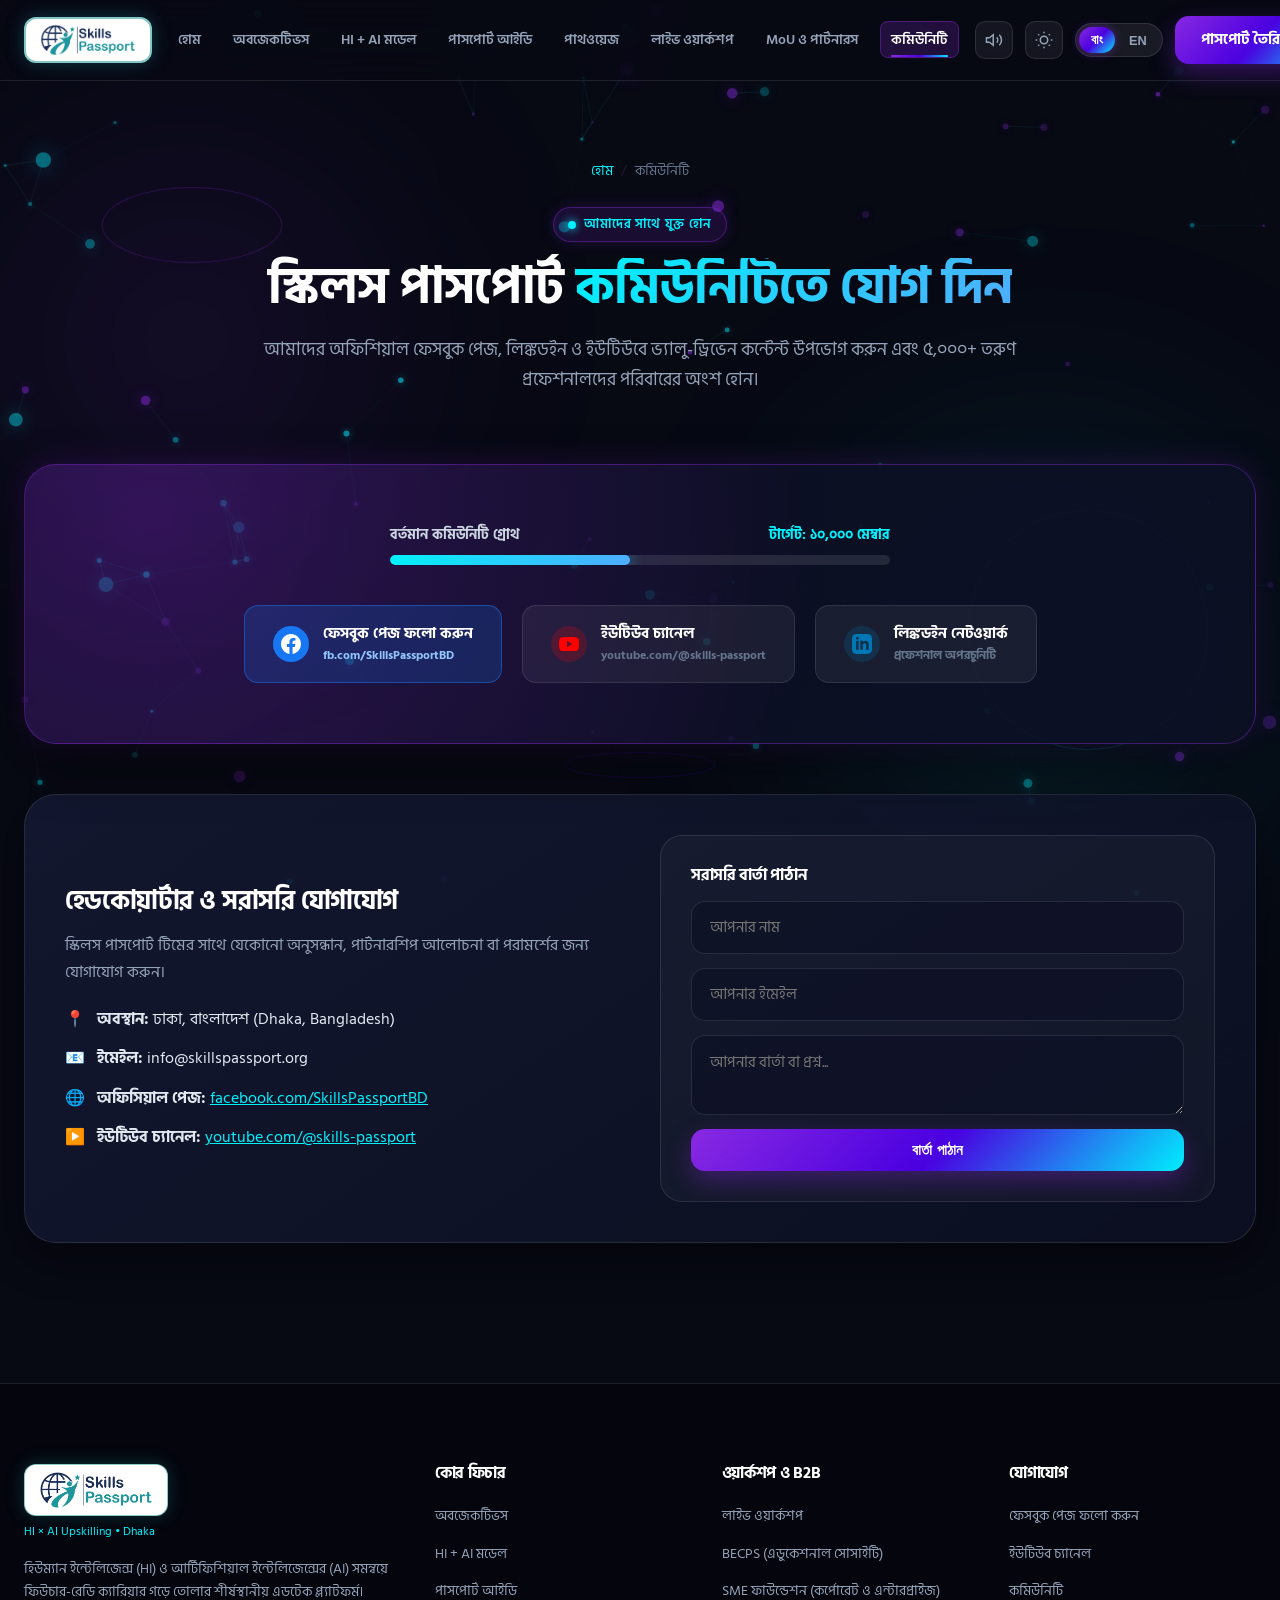
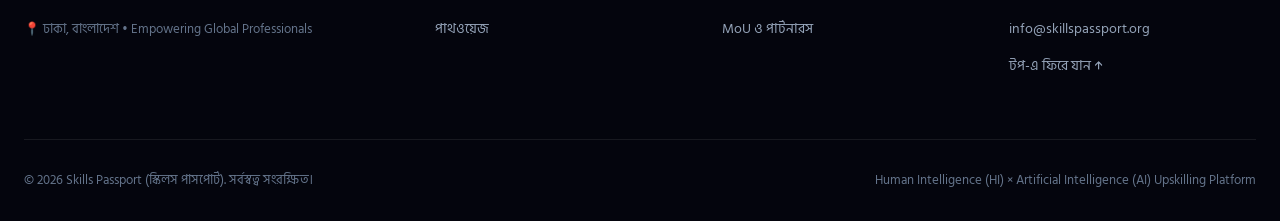
<file: community.html>
<!DOCTYPE html>
<html lang="bn" dir="ltr">
<head>
  <meta charset="UTF-8">
  <meta name="viewport" content="width=device-width, initial-scale=1.0">
  <title>Community & Social Footprint | Skills Passport (স্কিলস পাসপোর্ট)</title>
  <meta name="description" content="স্কিলস পাসপোর্ট কমিউনিটিতে যুক্ত হোন। অফিসিয়াল ফেসবুক পেজ, লিঙ্কডইন ও ইউটিউব চ্যানেল — ৫,০০০+ তরুণ প্রফেশনালদের নেটওয়ার্ক।">
  <link rel="icon" type="image/png" href="assets/logo-icon.png">
  <link rel="stylesheet" href="css/style.css">
</head>
<body class="lang-bn">

  <!-- 3D Background Canvas -->
  <div id="bg-canvas-container"></div>
  <div class="ambient-glow ambient-glow-1"></div>
  <div class="ambient-glow ambient-glow-2"></div>

  <div class="content-wrapper">

    <!-- Navbar -->
    <header class="navbar" id="main-nav">
      <div class="container nav-container">
        <a href="index.html" class="brand-link">
          <img src="assets/logo.png" alt="Skills Passport Logo" class="brand-logo-img">
        </a>

        <nav class="nav-links-wrapper">
          <ul class="nav-menu">
            <li><a href="index.html" data-i18n="nav_home">হোম</a></li>
            <li><a href="objectives.html" data-i18n="nav_objectives">অবজেকティブস</a></li>
            <li><a href="framework.html" data-i18n="nav_framework">HI + AI মডেল</a></li>
            <li><a href="passport.html" data-i18n="nav_generator">পাসপোর্ট আইডি</a></li>
            <li><a href="pathways.html" data-i18n="nav_pathways">পাথওয়েজ</a></li>
            <li><a href="workshops.html" data-i18n="nav_workshops">লাইভ ওয়ার্কশপ</a></li>
            <li><a href="partnerships.html" data-i18n="nav_partners">MoU ও পার্টনারস</a></li>
            <li><a href="community.html" class="current-page" data-i18n="nav_community">কমিউনিটি</a></li>
          </ul>
        </nav>

        <div class="nav-actions">
          <button class="icon-btn" id="sound-toggle-btn" title="Toggle Sound FX">
            <svg width="18" height="18" viewBox="0 0 24 24" fill="none" stroke="currentColor" stroke-width="2">
              <polygon points="11 5 6 9 2 9 2 15 6 15 11 19 11 5"></polygon>
              <path d="M19.07 4.93a10 10 0 0 1 0 14.14M15.54 8.46a5 5 0 0 1 0 7.07"></path>
            </svg>
          </button>

          <button class="icon-btn" id="theme-toggle-btn" title="Toggle Dark / Light Mode" aria-label="Toggle Dark / Light Mode">
            <svg width="18" height="18" viewBox="0 0 24 24" fill="none" stroke="currentColor" stroke-width="2">
              <circle cx="12" cy="12" r="5"></circle>
              <line x1="12" y1="1" x2="12" y2="3"></line>
              <line x1="12" y1="21" x2="12" y2="23"></line>
              <line x1="4.22" y1="4.22" x2="5.64" y2="5.64"></line>
              <line x1="18.36" y1="18.36" x2="19.78" y2="19.78"></line>
              <line x1="1" y1="12" x2="3" y2="12"></line>
              <line x1="21" y1="12" x2="23" y2="12"></line>
              <line x1="4.22" y1="19.78" x2="5.64" y2="18.36"></line>
              <line x1="18.36" y1="5.64" x2="19.78" y2="4.22"></line>
            </svg>
          </button>

          <div class="lang-switch">
            <button class="lang-btn active" data-lang="bn" id="lang-btn-bn">বাং</button>
            <button class="lang-btn" data-lang="en" id="lang-btn-en">EN</button>
          </div>

          <a href="passport.html" class="btn btn-primary btn-glow nav-cta-btn" data-i18n="nav_cta">পাসপোর্ট তৈরি করুন</a>

          <button class="mobile-menu-btn" id="mobile-menu-btn" aria-label="Open Mobile Menu">
            <svg width="24" height="24" viewBox="0 0 24 24" fill="none" stroke="currentColor" stroke-width="2">
              <line x1="3" y1="12" x2="21" y2="12"></line>
              <line x1="3" y1="6" x2="21" y2="6"></line>
              <line x1="3" y1="18" x2="21" y2="18"></line>
            </svg>
          </button>
        </div>
      </div>
    </header>

    <!-- Page Hero -->
    <section class="page-hero">
      <div class="container page-hero-content">
        <div class="breadcrumb-nav">
          <a href="index.html" data-i18n="nav_home">হোম</a>
          <span class="breadcrumb-separator">/</span>
          <span data-i18n="nav_community">কমিউনিটি</span>
        </div>

        <div class="badge-chip">
          <span class="pulse-dot"></span>
          <span data-i18n="comm_badge">আমাদের সাথে যুক্ত হোন</span>
        </div>

        <h1 class="page-hero-title" data-i18n="comm_title">
          স্কিলস পাসপোর্ট <span class="cyan-gradient-text">কমিউনিটিতে যোগ দিন</span>
        </h1>
        
        <p class="page-hero-desc" data-i18n="comm_desc">
          আমাদের অফিশিয়াল ফেসবুক পেজ, লিঙ্কডইন ও ইউটিউবে ভ্যালু-ড্রিভেন কন্টেন্ট উপভোগ করুন এবং ৫,০০০+ তরুণ প্রফেশনালদের পরিবারের অংশ হোন।
        </p>
      </div>
    </section>

    <!-- Community Hub Section -->
    <section class="section-padding" style="padding-top: 10px;">
      <div class="container">
        
        <div class="community-card" style="margin-bottom: 50px;">
          <!-- Member Progress Tracker -->
          <div class="community-progress-wrap">
            <div class="progress-labels">
              <span data-i18n="comm_growth_label">বর্তমান কমিউনিটি গ্রোথ</span>
              <span style="color: var(--accent-cyan);" data-i18n="comm_growth_target">টার্গেট: ১০,০০০ মেম্বার</span>
            </div>
            <div class="progress-track">
              <div class="progress-fill"></div>
            </div>
          </div>

          <!-- Social Direct CTAs -->
          <div class="social-links-grid">
            
            <!-- Facebook Page -->
            <a href="https://www.facebook.com/share/19V3SoLGBw/" target="_blank" rel="noopener noreferrer" class="social-action-card fb-card">
              <div class="social-icon-circle" style="background: #1877F2; color: #fff;">
                <svg width="20" height="20" viewBox="0 0 24 24" fill="currentColor">
                  <path d="M24 12.073c0-6.627-5.373-12-12-12s-12 5.373-12 12c0 5.99 4.388 10.954 10.125 11.854v-8.385H7.078v-3.47h3.047V9.43c0-3.007 1.792-4.669 4.533-4.669 1.312 0 2.686.235 2.686.235v2.953H15.83c-1.491 0-1.956.925-1.956 1.874v2.25h3.328l-.532 3.47h-2.796v8.385C19.612 23.027 24 18.062 24 12.073z"/>
                </svg>
              </div>
              <div style="text-align: left;">
                <div style="font-size: 0.95rem;" data-i18n="comm_fb_btn">ফেসবুক পেজ ফলো করুন</div>
                <div style="font-size: 0.75rem; color: #93C5FD;">fb.com/SkillsPassportBD</div>
              </div>
            </a>

            <!-- YouTube Hub -->
            <a href="https://www.youtube.com/@skills-passport" target="_blank" rel="noopener noreferrer" class="social-action-card">
              <div class="social-icon-circle" style="background: rgba(255, 0, 0, 0.2); color: #FF0000;">
                <svg width="20" height="20" viewBox="0 0 24 24" fill="currentColor">
                  <path d="M23.498 6.186a3.016 3.016 0 0 0-2.122-2.136C19.505 3.545 12 3.545 12 3.545s-7.505 0-9.377.505A3.017 3.017 0 0 0 .502 6.186C0 8.07 0 12 0 12s0 3.93.502 5.814a3.016 3.016 0 0 0 2.122 2.136c1.871.505 9.376.505 9.376.505s7.505 0 9.377-.505a3.015 3.015 0 0 0 2.122-2.136C24 15.93 24 12 24 12s0-3.93-.502-5.814zM9.545 15.568V8.432L15.818 12l-6.273 3.568z"/>
                </svg>
              </div>
              <div style="text-align: left;">
                <div style="font-size: 0.95rem;" data-i18n="comm_yt_btn">ইউটিউব চ্যানেল</div>
                <div style="font-size: 0.75rem; color: var(--text-muted);">youtube.com/@skills-passport</div>
              </div>
            </a>

            <!-- LinkedIn Hub -->
            <a href="https://linkedin.com" target="_blank" rel="noopener noreferrer" class="social-action-card">
              <div class="social-icon-circle" style="background: rgba(0, 119, 181, 0.2); color: #0077B5;">
                <svg width="20" height="20" viewBox="0 0 24 24" fill="currentColor">
                  <path d="M19 0h-14c-2.761 0-5 2.239-5 5v14c0 2.761 2.239 5 5 5h14c2.762 0 5-2.239 5-5v-14c0-2.761-2.238-5-5-5zm-11 19h-3v-11h3v11zm-1.5-12.268c-.966 0-1.75-.79-1.75-1.764s.784-1.764 1.75-1.764 1.75.79 1.75 1.764-.783 1.764-1.75 1.764zm13.5 12.268h-3v-5.604c0-3.368-4-3.113-4 0v5.604h-3v-11h3v1.765c1.396-2.586 7-2.777 7 2.476v6.759z"/>
                </svg>
              </div>
              <div style="text-align: left;">
                <div style="font-size: 0.95rem;" data-i18n="comm_li_btn">লিঙ্কডইন নেটওয়ার্ক</div>
                <div style="font-size: 0.75rem; color: var(--text-muted);" data-i18n="comm_li_sub">প্রফেশনাল অপরচুনিটি</div>
              </div>
            </a>

          </div>
        </div>

        <!-- Direct Contact Info Card -->
        <div class="detail-box-card">
          <div class="contact-split-grid">
            <div>
              <h3 data-i18n="comm_hq_title">হেডকোয়ার্টার ও সরাসরি যোগাযোগ</h3>
              <p data-i18n="comm_hq_desc">
                স্কিলস পাসপোর্ট টিমের সাথে যেকোনো অনুসন্ধান, পার্টনারশিপ আলোচনা বা পরামর্শের জন্য যোগাযোগ করুন।
              </p>
              
              <ul style="list-style: none; display: flex; flex-direction: column; gap: 14px; margin-top: 20px;">
                <li style="display: flex; gap: 12px; color: #E2E8F0; word-break: break-word;">
                  <span>📍</span>
                  <span data-i18n="comm_hq_loc"><strong>অবস্থান:</strong> ঢাকা, বাংলাদেশ (Dhaka, Bangladesh)</span>
                </li>
                <li style="display: flex; gap: 12px; color: #E2E8F0; word-break: break-word;">
                  <span>📧</span>
                  <span data-i18n="comm_hq_email"><strong>ইমেইল:</strong> info@skillspassport.org</span>
                </li>
                <li style="display: flex; gap: 12px; color: #E2E8F0; word-break: break-word;">
                  <span>🌐</span>
                  <span data-i18n="comm_hq_page"><strong>অফিসিয়াল পেজ:</strong> <a href="https://www.facebook.com/share/19V3SoLGBw/" target="_blank" style="color: var(--accent-cyan);">facebook.com/SkillsPassportBD</a></span>
                </li>
                <li style="display: flex; gap: 12px; color: #E2E8F0; word-break: break-word;">
                  <span>▶️</span>
                  <span data-i18n="comm_hq_yt"><strong>ইউটিউব চ্যানেল:</strong> <a href="https://www.youtube.com/@skills-passport" target="_blank" rel="noopener noreferrer" style="color: var(--accent-cyan);">youtube.com/@skills-passport</a></span>
                </li>
              </ul>
            </div>

            <!-- Quick Inquiry Box -->
            <div class="contact-inquiry-box">
              <h4 style="color: #fff; margin-bottom: 16px;" data-i18n="comm_form_title">সরাসরি বার্তা পাঠান</h4>
              <form onsubmit="event.preventDefault(); alert(window.currentLang === 'en' ? 'Thank you! Your message has been received.' : 'ধন্যবাদ! আপনার বার্তাটি গৃহীত হয়েছে।'); this.reset();" style="display: flex; flex-direction: column; gap: 14px;">
                <input type="text" class="form-input" data-i18n-placeholder="comm_ph_name" placeholder="আপনার নাম" required>
                <input type="email" class="form-input" data-i18n-placeholder="comm_ph_email" placeholder="আপনার ইমেইল" required>
                <textarea class="form-textarea" data-i18n-placeholder="comm_ph_msg" placeholder="আপনার বার্তা বা প্রশ্ন..." required style="min-height: 80px;"></textarea>
                <button type="submit" class="btn btn-primary btn-glow" data-i18n="comm_form_btn">বার্তা পাঠান</button>
              </form>
            </div>
          </div>
        </div>

      </div>
    </section>

    <!-- Footer -->
    <footer class="footer">
      <div class="container">
        <div class="footer-grid">
          <div class="footer-brand-col">
            <div style="display: flex; flex-direction: column; align-items: flex-start; gap: 6px;">
              <img src="assets/logo.png" alt="Skills Passport" style="height: 52px; width: auto; border-radius: 12px; background: #FFFFFF; padding: 6px 14px; border: 1px solid rgba(31, 150, 156, 0.5); box-shadow: 0 0 18px rgba(31, 150, 156, 0.3);">
              <p style="font-size: 0.75rem; color: var(--accent-cyan); margin: 0;">HI × AI Upskilling • Dhaka</p>
            </div>
            <p data-i18n="footer_desc">হিউম্যান ইন্টেলিজেন্স (HI) ও আর্টিফিশিয়াল ইন্টেলিজেন্সের (AI) সমন্বয়ে ফিউচার-রেডি ক্যারিয়ার গড়ে তোলার শীর্ষস্থানীয় এডটেক প্ল্যাটফর্ম।</p>
            <p style="font-size: 0.8rem; color: var(--text-muted);" data-i18n="footer_city">📍 ঢাকা, বাংলাদেশ • Empowering Global Professionals</p>
          </div>
          <div>
            <h5 class="footer-title" data-i18n="footer_col1_title">কোর ফিচার</h5>
            <ul class="footer-links">
              <li><a href="objectives.html" data-i18n="nav_objectives">অবজেকティブস</a></li>
              <li><a href="framework.html" data-i18n="nav_framework">HI + AI মডেল</a></li>
              <li><a href="passport.html" data-i18n="nav_generator">পাসপোর্ট আইডি</a></li>
              <li><a href="pathways.html" data-i18n="nav_pathways">পাথওয়েজ</a></li>
            </ul>
          </div>
          <div>
            <h5 class="footer-title" data-i18n="footer_col2_title">ওয়ার্কশপ ও B2B</h5>
            <ul class="footer-links">
              <li><a href="workshops.html" data-i18n="nav_workshops">লাইভ ওয়ার্কশপ</a></li>
              <li><a href="partnerships.html" data-i18n="partner_becps">BECPS পার্টনারশিপ</a></li>
              <li><a href="partnerships.html" data-i18n="partner_sme">SME ফাউন্ডেশন ট্রেনিং</a></li>
              <li><a href="partnerships.html" data-i18n="nav_partners">MoU ও পার্টনারস</a></li>
            </ul>
          </div>
          <div>
            <h5 class="footer-title" data-i18n="footer_col3_title">যোগাযোগ</h5>
            <ul class="footer-links">
              <li><a href="https://www.facebook.com/share/19V3SoLGBw/" target="_blank" data-i18n="comm_fb_btn">অফিসিয়াল ফেসবুক পেজ</a></li>
              <li><a href="https://www.youtube.com/@skills-passport" target="_blank" rel="noopener noreferrer" data-i18n="comm_yt_btn">ইউটিউব চ্যানেল</a></li>
              <li><a href="community.html" data-i18n="nav_community">কমিউনিটি</a></li>
              <li><a href="mailto:info@skillspassport.org">info@skillspassport.org</a></li>
              <li><a href="#hero" data-i18n="footer_back_top">টপ-এ ফিরে যান ↑</a></li>
            </ul>
          </div>
        </div>
        <div class="footer-bottom">
          <div data-i18n="footer_copyright">© 2026 Skills Passport (স্কিলস পাসপোর্ট). সর্বস্বত্ব সংরক্ষিত।</div>
          <div data-i18n="footer_tagline_bottom">Human Intelligence (HI) × Artificial Intelligence (AI) Upskilling Platform</div>
        </div>
      </div>
    </footer>

  </div>

  <script src="js/three-scene.js"></script>
  <script src="js/app.js"></script>
</body>
</html>
</file>
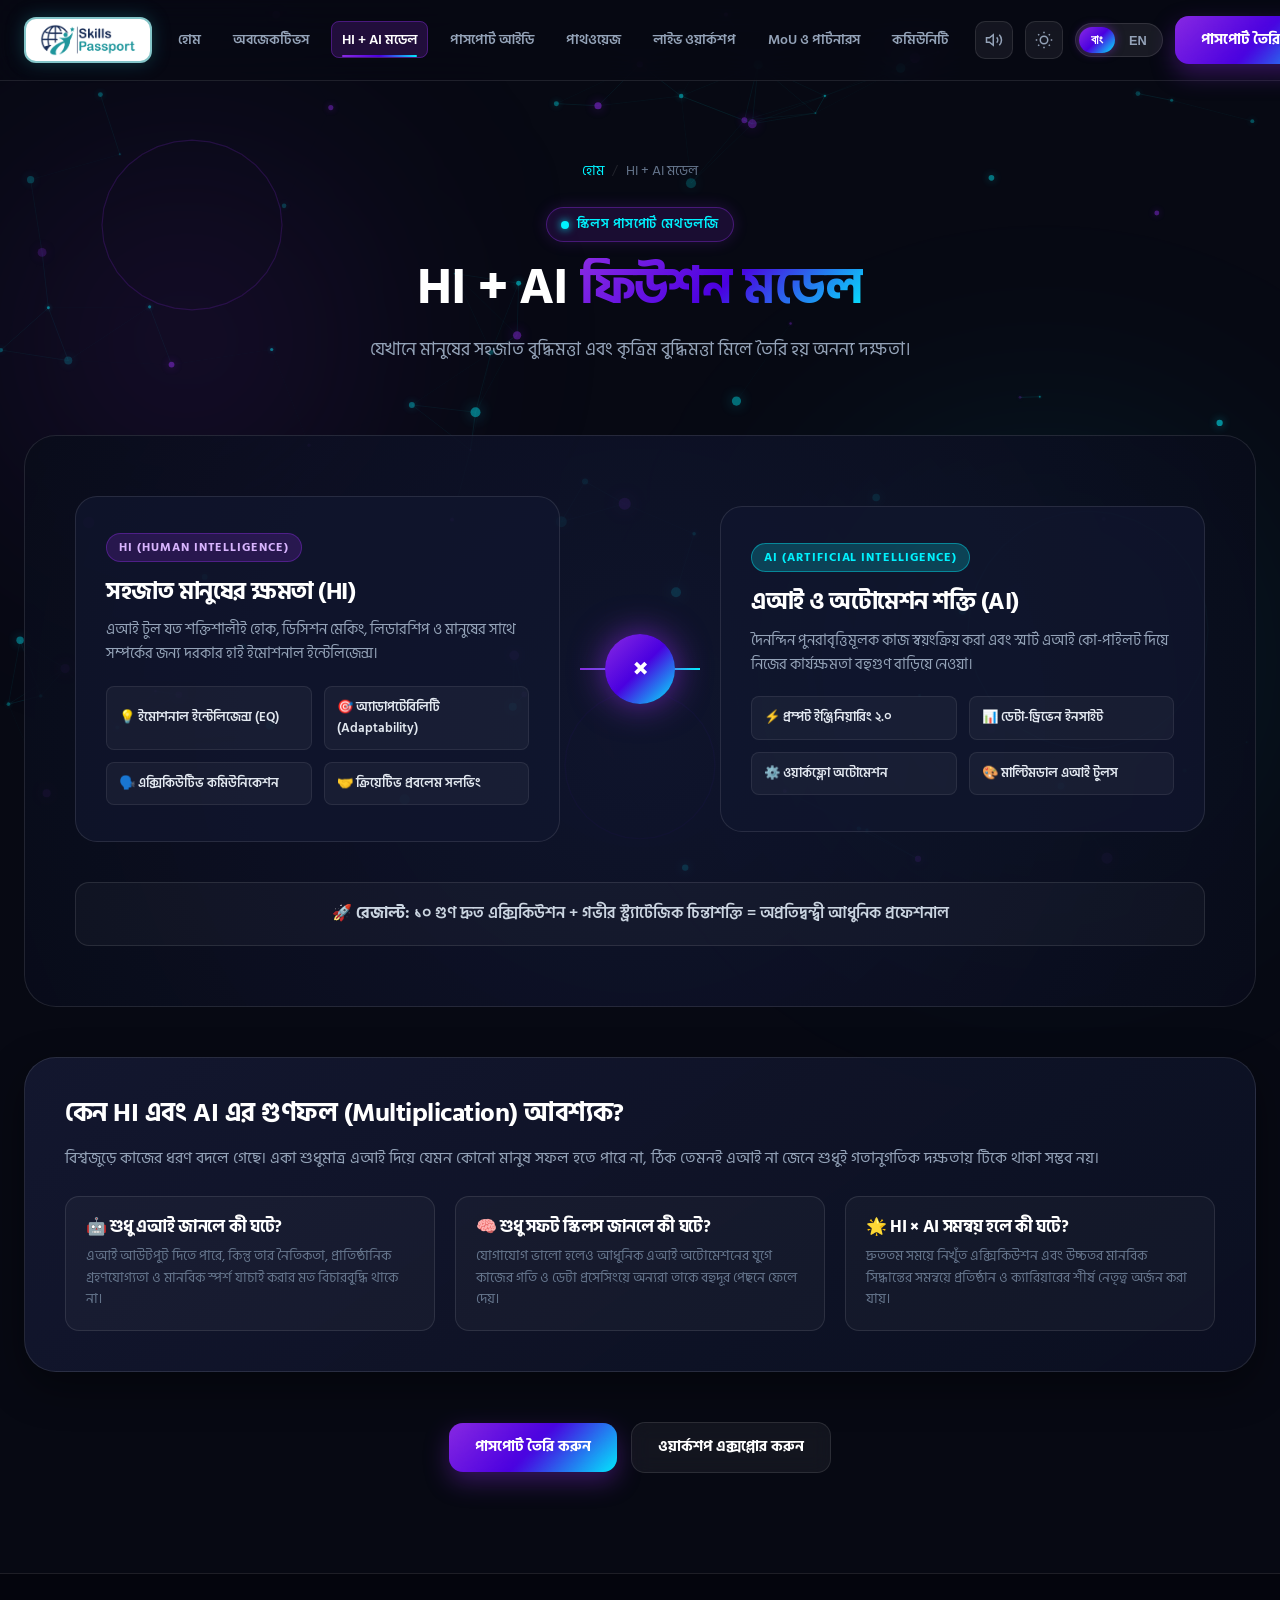
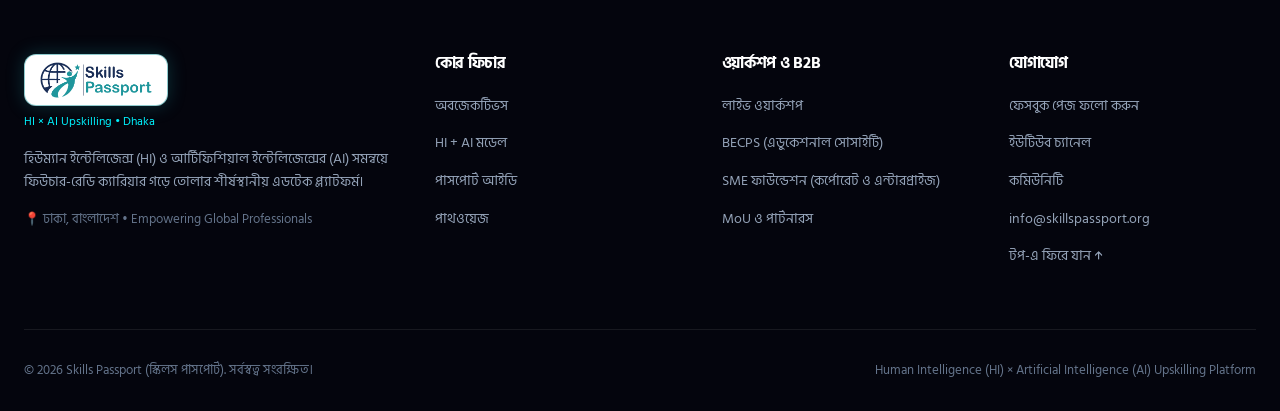
<file: framework.html>
<!DOCTYPE html>
<html lang="bn" dir="ltr">
<head>
  <meta charset="UTF-8">
  <meta name="viewport" content="width=device-width, initial-scale=1.0">
  <title>HI + AI Fusion Model | Skills Passport (স্কিলস পাসপোর্ট)</title>
  <meta name="description" content="হিউম্যান ইন্টেলিজেন্স ও আর্টিফিশিয়াল ইন্টেলিজেন্সের অনন্য সমন্বয়। স্কিলস পাসপোর্টের মেথডলজি ও ফিউশন মডেল ফ্রেমওয়ার্ক।">
  <link rel="icon" type="image/png" href="assets/logo-icon.png">
  <link rel="stylesheet" href="css/style.css">
</head>
<body class="lang-bn">

  <!-- 3D Background Canvas -->
  <div id="bg-canvas-container"></div>
  <div class="ambient-glow ambient-glow-1"></div>
  <div class="ambient-glow ambient-glow-2"></div>

  <div class="content-wrapper">

    <!-- Navbar -->
    <header class="navbar" id="main-nav">
      <div class="container nav-container">
        <a href="index.html" class="brand-link">
          <img src="assets/logo.png" alt="Skills Passport Logo" class="brand-logo-img">
        </a>

        <nav class="nav-links-wrapper">
          <ul class="nav-menu">
            <li><a href="index.html" data-i18n="nav_home">হোম</a></li>
            <li><a href="objectives.html" data-i18n="nav_objectives">অবজেকটিভস</a></li>
            <li><a href="framework.html" class="current-page" data-i18n="nav_framework">HI + AI মডেল</a></li>
            <li><a href="passport.html" data-i18n="nav_generator">পাসপোর্ট আইডি</a></li>
            <li><a href="pathways.html" data-i18n="nav_pathways">পাথওয়েজ</a></li>
            <li><a href="workshops.html" data-i18n="nav_workshops">লাইভ ওয়ার্কশপ</a></li>
            <li><a href="partnerships.html" data-i18n="nav_partners">MoU ও পার্টনারস</a></li>
            <li><a href="community.html" data-i18n="nav_community">কমিউনিটি</a></li>
          </ul>
        </nav>

        <div class="nav-actions">
          <button class="icon-btn" id="sound-toggle-btn" title="Toggle Sound FX">
            <svg width="18" height="18" viewBox="0 0 24 24" fill="none" stroke="currentColor" stroke-width="2">
              <polygon points="11 5 6 9 2 9 2 15 6 15 11 19 11 5"></polygon>
              <path d="M19.07 4.93a10 10 0 0 1 0 14.14M15.54 8.46a5 5 0 0 1 0 7.07"></path>
            </svg>
          </button>

          <button class="icon-btn" id="theme-toggle-btn" title="Toggle Dark / Light Mode" aria-label="Toggle Dark / Light Mode">
            <svg width="18" height="18" viewBox="0 0 24 24" fill="none" stroke="currentColor" stroke-width="2">
              <circle cx="12" cy="12" r="5"></circle>
              <line x1="12" y1="1" x2="12" y2="3"></line>
              <line x1="12" y1="21" x2="12" y2="23"></line>
              <line x1="4.22" y1="4.22" x2="5.64" y2="5.64"></line>
              <line x1="18.36" y1="18.36" x2="19.78" y2="19.78"></line>
              <line x1="1" y1="12" x2="3" y2="12"></line>
              <line x1="21" y1="12" x2="23" y2="12"></line>
              <line x1="4.22" y1="19.78" x2="5.64" y2="18.36"></line>
              <line x1="18.36" y1="5.64" x2="19.78" y2="4.22"></line>
            </svg>
          </button>

          <div class="lang-switch">
            <button class="lang-btn active" data-lang="bn" id="lang-btn-bn">বাং</button>
            <button class="lang-btn" data-lang="en" id="lang-btn-en">EN</button>
          </div>

          <a href="passport.html" class="btn btn-primary btn-glow nav-cta-btn" data-i18n="nav_cta">পাসপোর্ট তৈরি করুন</a>

          <button class="mobile-menu-btn" id="mobile-menu-btn" aria-label="Open Mobile Menu">
            <svg width="24" height="24" viewBox="0 0 24 24" fill="none" stroke="currentColor" stroke-width="2">
              <line x1="3" y1="12" x2="21" y2="12"></line>
              <line x1="3" y1="6" x2="21" y2="6"></line>
              <line x1="3" y1="18" x2="21" y2="18"></line>
            </svg>
          </button>
        </div>
      </div>
    </header>

    <!-- Page Hero -->
    <section class="page-hero">
      <div class="container page-hero-content">
        <div class="breadcrumb-nav">
          <a href="index.html" data-i18n="nav_home">হোম</a>
          <span class="breadcrumb-separator">/</span>
          <span data-i18n="nav_framework">HI + AI মডেল</span>
        </div>

        <div class="badge-chip">
          <span class="pulse-dot"></span>
          <span data-i18n="frame_badge">স্কিলস পাসপোর্ট মেথডলজি</span>
        </div>

        <h1 class="page-hero-title" data-i18n="frame_title">
          HI + AI <span class="gradient-text">ফিউশন মডেল</span>
        </h1>
        
        <p class="page-hero-desc" data-i18n="frame_desc">
          যেখানে মানুষের সহজাত বুদ্ধিমত্তা এবং কৃত্রিম বুদ্ধিমত্তা মিলে তৈরি হয় অনন্য দক্ষতা।
        </p>
      </div>
    </section>

    <!-- Framework Deep Dive -->
    <section class="section-padding" style="padding-top: 10px;">
      <div class="container">
        
        <div class="framework-container" style="margin-bottom: 50px;">
          <div class="framework-grid">
            
            <div class="fusion-pillar-card">
              <span class="pillar-badge badge-hi">HI (Human Intelligence)</span>
              <h3 class="pillar-title" data-i18n="frame_hi_title">সহজাত মানুষের ক্ষমতা (HI)</h3>
              <p class="pillar-desc" data-i18n="frame_hi_desc">
                এআই টুল যত শক্তিশালীই হোক, ডিসিশন মেকিং, লিডারশিপ ও মানুষের সাথে সম্পর্কের জন্য দরকার হাই ইমোশনাল ইন্টেলিজেন্স।
              </p>
              <div class="pillar-skills-grid">
                <div class="pillar-skill-tag" data-i18n="frame_hi_s1">💡 ইমোশনাল ইন্টেলিজেন্স (EQ)</div>
                <div class="pillar-skill-tag" data-i18n="frame_hi_s2">🎯 অ্যাডাপটেবিলিটি (Adaptability)</div>
                <div class="pillar-skill-tag" data-i18n="frame_hi_s3">🗣️ এক্সিকিউটিভ কমিউনিকেশন</div>
                <div class="pillar-skill-tag" data-i18n="frame_hi_s4">🤝 ক্রিয়েটিভ প্রবলেম সলভিং</div>
              </div>
            </div>

            <div class="fusion-middle-connector">
              <div class="fusion-connector-line"></div>
              <div class="fusion-multiply-symbol">×</div>
            </div>

            <div class="fusion-pillar-card">
              <span class="pillar-badge badge-ai">AI (Artificial Intelligence)</span>
              <h3 class="pillar-title" data-i18n="frame_ai_title">এআই ও অটোমেশন শক্তি (AI)</h3>
              <p class="pillar-desc" data-i18n="frame_ai_desc">
                দৈনন্দিন পুনরাবৃত্তিমূলক কাজ স্বয়ংক্রিয় করা এবং স্মার্ট এআই কো-পাইলট দিয়ে নিজের কার্যক্ষমতা বহুগুণ বাড়িয়ে নেওয়া।
              </p>
              <div class="pillar-skills-grid">
                <div class="pillar-skill-tag" data-i18n="frame_ai_s1">⚡ প্রম্পট ইঞ্জিনিয়ারিং ২.০</div>
                <div class="pillar-skill-tag" data-i18n="frame_ai_s2">📊 ডেটা-ড্রিভেন ইনসাইট</div>
                <div class="pillar-skill-tag" data-i18n="frame_ai_s3">⚙️ ওয়ার্কফ্লো অটোমেশন</div>
                <div class="pillar-skill-tag" data-i18n="frame_ai_s4">🎨 মাল্টিমডাল এআই টুলস</div>
              </div>
            </div>

          </div>

          <div class="fusion-tagline-bar">
            <span data-i18n="frame_result_bar">🚀 <strong>রেজাল্ট:</strong> ১০ গুণ দ্রুত এক্সিকিউশন + গভীর স্ট্র্যাটেজিক চিন্তাশক্তি = অপ্রতিদ্বন্দ্বী আধুনিক প্রফেশনাল</span>
          </div>
        </div>

        <!-- Breakdown Details -->
        <div class="detail-box-card">
          <h3 data-i18n="frame_mult_title">কেন HI এবং AI এর গুণফল (Multiplication) আবশ্যক?</h3>
          <p data-i18n="frame_mult_desc">
            বিশ্বজুড়ে কাজের ধরণ বদলে গেছে। একা শুধুমাত্র এআই দিয়ে যেমন কোনো মানুষ সফল হতে পারে না, ঠিক তেমনই এআই না জেনে শুধুই গতানুগতিক দক্ষতায় টিকে থাকা সম্ভব নয়।
          </p>

          <div class="key-takeaway-grid">
            <div class="takeaway-box">
              <h4 data-i18n="frame_mult_b1_t">🤖 শুধু এআই জানলে কী ঘটে?</h4>
              <p data-i18n="frame_mult_b1_d">এআই আউটপুট দিতে পারে, কিন্তু তার নৈতিকতা, প্রাতিষ্ঠানিক গ্রহণযোগ্যতা ও মানবিক স্পর্শ যাচাই করার মত বিচারবুদ্ধি থাকে না।</p>
            </div>
            <div class="takeaway-box">
              <h4 data-i18n="frame_mult_b2_t">🧠 শুধু সফট স্কিলস জানলে কী ঘটে?</h4>
              <p data-i18n="frame_mult_b2_d">যোগাযোগ ভালো হলেও আধুনিক এআই অটোমেশনের যুগে কাজের গতি ও ডেটা প্রসেসিংয়ে অন্যরা তাকে বহুদূর পেছনে ফেলে দেয়।</p>
            </div>
            <div class="takeaway-box">
              <h4 data-i18n="frame_mult_b3_t">🌟 HI × AI সমন্বয় হলে কী ঘটে?</h4>
              <p data-i18n="frame_mult_b3_d">দ্রুততম সময়ে নিখুঁত এক্সিকিউশন এবং উচ্চতর মানবিক সিদ্ধান্তের সমন্বয়ে প্রতিষ্ঠান ও ক্যারিয়ারের শীর্ষ নেতৃত্ব অর্জন করা যায়।</p>
            </div>
          </div>
        </div>

        <div class="page-bottom-cta">
          <a href="passport.html" class="btn btn-primary btn-glow" data-i18n="nav_cta">পাসপোর্ট তৈরি করুন</a>
          <a href="workshops.html" class="btn btn-secondary" data-i18n="hero_btn_explore">ওয়ার্কশপ এক্সপ্লোর করুন</a>
        </div>

      </div>
    </section>

    <!-- Footer -->
    <footer class="footer">
      <div class="container">
        <div class="footer-grid">
          <div class="footer-brand-col">
            <div style="display: flex; flex-direction: column; align-items: flex-start; gap: 6px;">
              <img src="assets/logo.png" alt="Skills Passport" style="height: 52px; width: auto; border-radius: 12px; background: #FFFFFF; padding: 6px 14px; border: 1px solid rgba(31, 150, 156, 0.5); box-shadow: 0 0 18px rgba(31, 150, 156, 0.3);">
              <p style="font-size: 0.75rem; color: var(--accent-cyan); margin: 0;">HI × AI Upskilling • Dhaka</p>
            </div>
            <p data-i18n="footer_desc">হিউম্যান ইন্টেলিজেন্স (HI) ও আর্টিফিশিয়াল ইন্টেলিজেন্সের (AI) সমন্বয়ে ফিউচার-রেডি ক্যারিয়ার গড়ে তোলার শীর্ষস্থানীয় এডটেক প্ল্যাটফর্ম।</p>
            <p style="font-size: 0.8rem; color: var(--text-muted);" data-i18n="footer_city">📍 ঢাকা, বাংলাদেশ • Empowering Global Professionals</p>
          </div>
          <div>
            <h5 class="footer-title" data-i18n="footer_col1_title">কোর ফিচার</h5>
            <ul class="footer-links">
              <li><a href="objectives.html" data-i18n="nav_objectives">অবজেকティブস</a></li>
              <li><a href="framework.html" data-i18n="nav_framework">HI + AI মডেল</a></li>
              <li><a href="passport.html" data-i18n="nav_generator">পাসপোর্ট আইডি</a></li>
              <li><a href="pathways.html" data-i18n="nav_pathways">পাথওয়েজ</a></li>
            </ul>
          </div>
          <div>
            <h5 class="footer-title" data-i18n="footer_col2_title">ওয়ার্কশপ ও B2B</h5>
            <ul class="footer-links">
              <li><a href="workshops.html" data-i18n="nav_workshops">লাইভ ওয়ার্কশপ</a></li>
              <li><a href="partnerships.html" data-i18n="partner_becps">BECPS পার্টনারশিপ</a></li>
              <li><a href="partnerships.html" data-i18n="partner_sme">SME ফাউন্ডেশন ট্রেনিং</a></li>
              <li><a href="partnerships.html" data-i18n="nav_partners">MoU ও পার্টনারস</a></li>
            </ul>
          </div>
          <div>
            <h5 class="footer-title" data-i18n="footer_col3_title">যোগাযোগ</h5>
            <ul class="footer-links">
              <li><a href="https://www.facebook.com/share/19V3SoLGBw/" target="_blank" data-i18n="comm_fb_btn">অফিসিয়াল ফেসবুক পেজ</a></li>
              <li><a href="https://www.youtube.com/@skills-passport" target="_blank" rel="noopener noreferrer" data-i18n="comm_yt_btn">ইউটিউব চ্যানেল</a></li>
              <li><a href="community.html" data-i18n="nav_community">কমিউনিটি</a></li>
              <li><a href="mailto:info@skillspassport.org">info@skillspassport.org</a></li>
              <li><a href="#hero" data-i18n="footer_back_top">টপ-এ ফিরে যান ↑</a></li>
            </ul>
          </div>
        </div>
        <div class="footer-bottom">
          <div data-i18n="footer_copyright">© 2026 Skills Passport (স্কিলস পাসপোর্ট). সর্বস্বত্ব সংরক্ষিত।</div>
          <div data-i18n="footer_tagline_bottom">Human Intelligence (HI) × Artificial Intelligence (AI) Upskilling Platform</div>
        </div>
      </div>
    </footer>

  </div>

  <script src="js/three-scene.js"></script>
  <script src="js/app.js"></script>
</body>
</html>
</file>
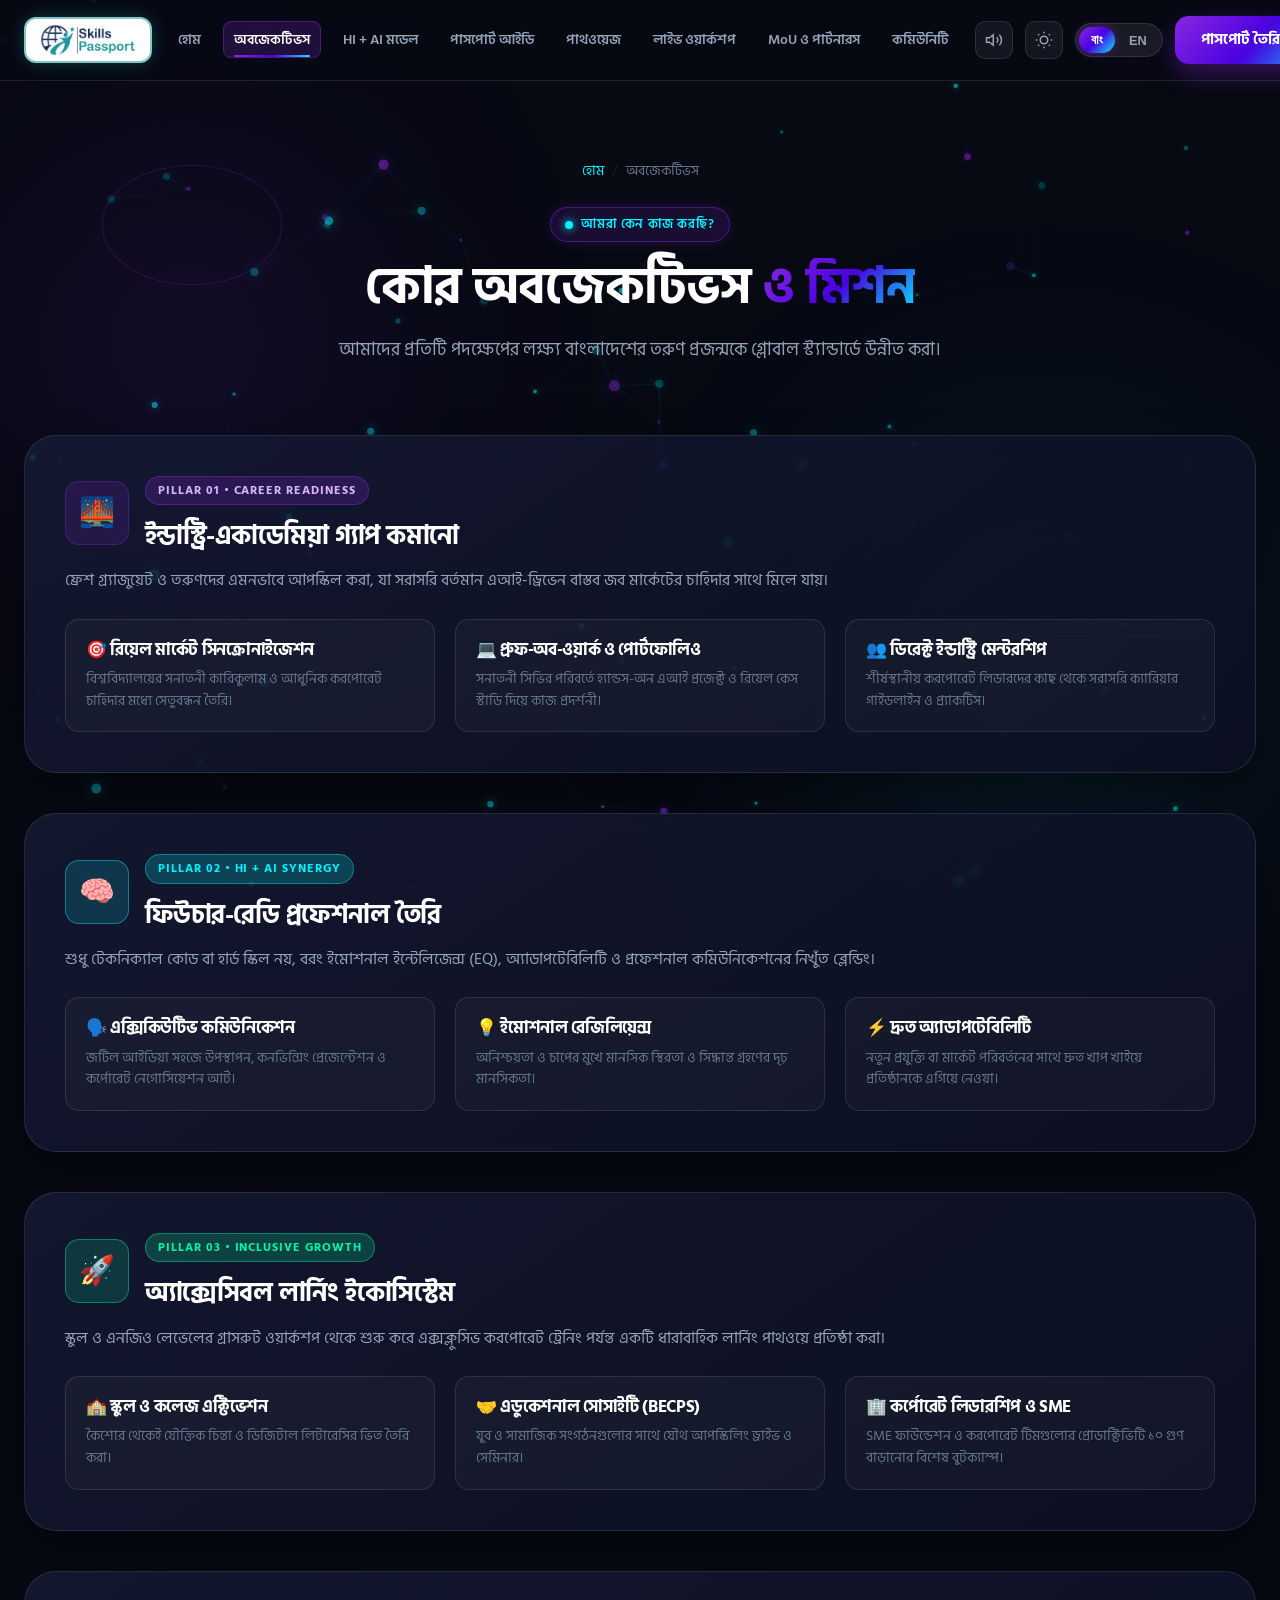
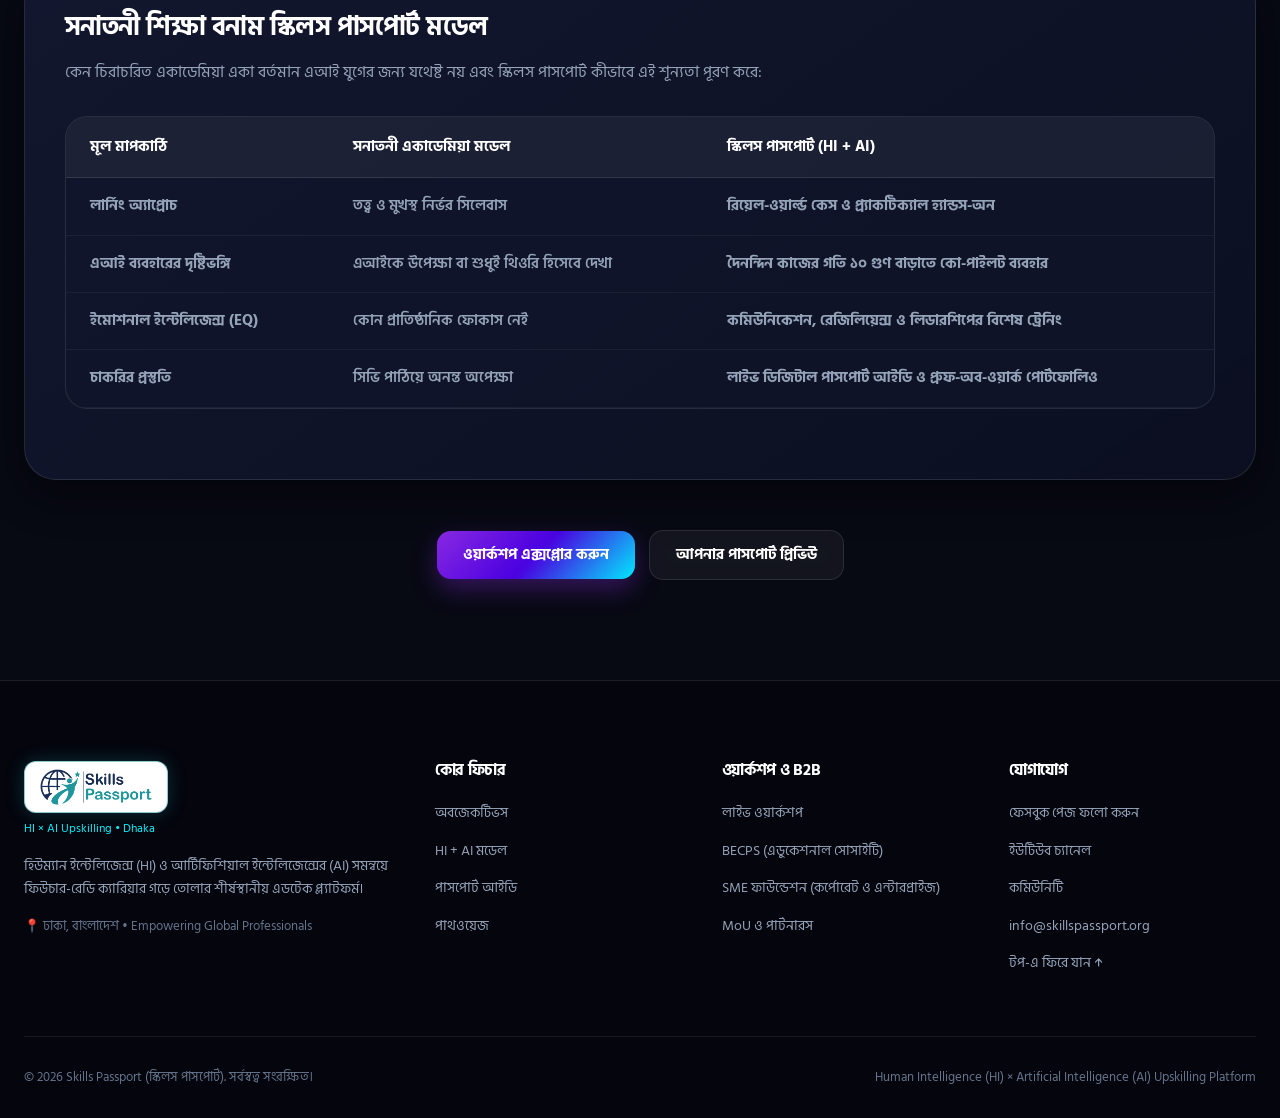
<file: objectives.html>
<!DOCTYPE html>
<html lang="bn" dir="ltr">
<head>
  <meta charset="UTF-8">
  <meta name="viewport" content="width=device-width, initial-scale=1.0">
  <title>Core Objectives & Mission | Skills Passport (স্কিলস পাসপোর্ট)</title>
  <meta name="description" content="ইন্ডাস্ট্রি-একাডেমিয়া গ্যাপ দূরীকরণ, ফিউচার-রেডি প্রফেশনাল তৈরি এবং সর্বজনীন লার্নিং ইকোসিস্টেম গড়ে তোলার লক্ষ্যে স্কিলস পাসপোর্টের কোর অবজেকটিভস ও ভিশন।">
  <link rel="icon" type="image/png" href="assets/logo-icon.png">
  <link rel="stylesheet" href="css/style.css">
</head>
<body class="lang-bn">

  <!-- 3D Background Canvas -->
  <div id="bg-canvas-container"></div>
  <div class="ambient-glow ambient-glow-1"></div>
  <div class="ambient-glow ambient-glow-2"></div>

  <div class="content-wrapper">

    <!-- Navbar -->
    <header class="navbar" id="main-nav">
      <div class="container nav-container">
        <a href="index.html" class="brand-link">
          <img src="assets/logo.png" alt="Skills Passport Logo" class="brand-logo-img">
        </a>

        <nav class="nav-links-wrapper">
          <ul class="nav-menu">
            <li><a href="index.html" data-i18n="nav_home">হোম</a></li>
            <li><a href="objectives.html" class="current-page" data-i18n="nav_objectives">অবজেকটিভস</a></li>
            <li><a href="framework.html" data-i18n="nav_framework">HI + AI মডেল</a></li>
            <li><a href="passport.html" data-i18n="nav_generator">পাসপোর্ট আইডি</a></li>
            <li><a href="pathways.html" data-i18n="nav_pathways">পাথওয়েজ</a></li>
            <li><a href="workshops.html" data-i18n="nav_workshops">লাইভ ওয়ার্কশপ</a></li>
            <li><a href="partnerships.html" data-i18n="nav_partners">MoU ও পার্টনারস</a></li>
            <li><a href="community.html" data-i18n="nav_community">কমিউনিটি</a></li>
          </ul>
        </nav>

        <div class="nav-actions">
          <button class="icon-btn" id="sound-toggle-btn" title="Toggle Sound FX">
            <svg width="18" height="18" viewBox="0 0 24 24" fill="none" stroke="currentColor" stroke-width="2">
              <polygon points="11 5 6 9 2 9 2 15 6 15 11 19 11 5"></polygon>
              <path d="M19.07 4.93a10 10 0 0 1 0 14.14M15.54 8.46a5 5 0 0 1 0 7.07"></path>
            </svg>
          </button>

          <button class="icon-btn" id="theme-toggle-btn" title="Toggle Dark / Light Mode" aria-label="Toggle Dark / Light Mode">
            <svg width="18" height="18" viewBox="0 0 24 24" fill="none" stroke="currentColor" stroke-width="2">
              <circle cx="12" cy="12" r="5"></circle>
              <line x1="12" y1="1" x2="12" y2="3"></line>
              <line x1="12" y1="21" x2="12" y2="23"></line>
              <line x1="4.22" y1="4.22" x2="5.64" y2="5.64"></line>
              <line x1="18.36" y1="18.36" x2="19.78" y2="19.78"></line>
              <line x1="1" y1="12" x2="3" y2="12"></line>
              <line x1="21" y1="12" x2="23" y2="12"></line>
              <line x1="4.22" y1="19.78" x2="5.64" y2="18.36"></line>
              <line x1="18.36" y1="5.64" x2="19.78" y2="4.22"></line>
            </svg>
          </button>

          <div class="lang-switch">
            <button class="lang-btn active" data-lang="bn" id="lang-btn-bn">বাং</button>
            <button class="lang-btn" data-lang="en" id="lang-btn-en">EN</button>
          </div>

          <a href="passport.html" class="btn btn-primary btn-glow nav-cta-btn" data-i18n="nav_cta">পাসপোর্ট তৈরি করুন</a>

          <button class="mobile-menu-btn" id="mobile-menu-btn" aria-label="Open Mobile Menu">
            <svg width="24" height="24" viewBox="0 0 24 24" fill="none" stroke="currentColor" stroke-width="2">
              <line x1="3" y1="12" x2="21" y2="12"></line>
              <line x1="3" y1="6" x2="21" y2="6"></line>
              <line x1="3" y1="18" x2="21" y2="18"></line>
            </svg>
          </button>
        </div>
      </div>
    </header>

    <!-- Page Hero -->
    <section class="page-hero">
      <div class="container page-hero-content">
        <div class="breadcrumb-nav">
          <a href="index.html" data-i18n="nav_home">হোম</a>
          <span class="breadcrumb-separator">/</span>
          <span data-i18n="nav_objectives">অবজেকটিভস</span>
        </div>

        <div class="badge-chip">
          <span class="pulse-dot"></span>
          <span data-i18n="obj_badge">আমরা কেন কাজ করছি?</span>
        </div>

        <h1 class="page-hero-title" data-i18n="obj_title">
          কোর অবজেকটিভস <span class="gradient-text">ও মিশন</span>
        </h1>
        
        <p class="page-hero-desc" data-i18n="obj_subtitle">
          আমাদের প্রতিটি পদক্ষেপের লক্ষ্য বাংলাদেশের তরুণ প্রজন্মকে গ্লোবাল স্ট্যান্ডার্ডে উন্নীত করা।
        </p>
      </div>
    </section>

    <!-- Detailed Pillars Section -->
    <section class="section-padding" style="padding-top: 10px;">
      <div class="container">
        
        <!-- Objective 1 In-depth -->
        <div class="detail-box-card">
          <div style="display: flex; align-items: center; gap: 16px; margin-bottom: 16px;">
            <div class="obj-icon-wrap" style="margin-bottom: 0;">🌉</div>
            <div>
              <span class="pillar-badge badge-hi">Pillar 01 • Career Readiness</span>
              <h3 style="margin-bottom: 0;" data-i18n="obj_1_title">ইন্ডাস্ট্রি-একাডেমিয়া গ্যাপ কমানো</h3>
            </div>
          </div>
          
          <p data-i18n="obj_1_desc">
            ফ্রেশ গ্র্যাজুয়েট ও তরুণদের এমনভাবে আপস্কিল করা, যা সরাসরি বর্তমান এআই-ড্রিভেন বাস্তব জব মার্কেটের চাহিদার সাথে মিলে যায়।
          </p>

          <div class="key-takeaway-grid">
            <div class="takeaway-box">
              <h4 data-i18n="obj_p1_b1_t">🎯 রিয়েল মার্কেট সিনক্রোনাইজেশন</h4>
              <p data-i18n="obj_p1_b1_d">বিশ্ববিদ্যালয়ের সনাতনী কারিকুলাম ও আধুনিক করপোরেট চাহিদার মধ্যে সেতুবন্ধন তৈরি।</p>
            </div>
            <div class="takeaway-box">
              <h4 data-i18n="obj_p1_b2_t">💻 প্রুফ-অব-ওয়ার্ক ও পোর্টফোলিও</h4>
              <p data-i18n="obj_p1_b2_d">সনাতনী সিভির পরিবর্তে হ্যান্ডস-অন এআই প্রজেক্ট ও রিয়েল কেস স্টাডি দিয়ে কাজ প্রদর্শনী।</p>
            </div>
            <div class="takeaway-box">
              <h4 data-i18n="obj_p1_b3_t">👥 ডিরেক্ট ইন্ডাস্ট্রি মেন্টরশিপ</h4>
              <p data-i18n="obj_p1_b3_d">শীর্ষস্থানীয় করপোরেট লিডারদের কাছ থেকে সরাসরি ক্যারিয়ার গাইডলাইন ও প্র্যাকটিস।</p>
            </div>
          </div>
        </div>

        <!-- Objective 2 In-depth -->
        <div class="detail-box-card">
          <div style="display: flex; align-items: center; gap: 16px; margin-bottom: 16px;">
            <div class="obj-icon-wrap" style="margin-bottom: 0; background: rgba(0,242,254,0.15); border-color: rgba(0,242,254,0.4); color: var(--accent-cyan);">🧠</div>
            <div>
              <span class="pillar-badge badge-ai">Pillar 02 • HI + AI Synergy</span>
              <h3 style="margin-bottom: 0;" data-i18n="obj_2_title">ফিউচার-রেডি প্রফেশনাল তৈরি</h3>
            </div>
          </div>
          
          <p data-i18n="obj_2_desc">
            শুধু টেকনিক্যাল কোড বা হার্ড স্কিল নয়, বরং ইমোশনাল ইন্টেলিজেন্স (EQ), অ্যাডাপটেবিলিটি ও প্রফেশনাল কমিউনিকেশনের নিখুঁত ব্লেন্ডিং।
          </p>

          <div class="key-takeaway-grid">
            <div class="takeaway-box">
              <h4 data-i18n="obj_p2_b1_t">🗣️ এক্সিকিউটিভ কমিউনিকেশন</h4>
              <p data-i18n="obj_p2_b1_d">জটিল আইডিয়া সহজে উপস্থাপন, কনভিন্সিং প্রেজেন্টেশন ও কর্পোরেট নেগোসিয়েশন আর্ট।</p>
            </div>
            <div class="takeaway-box">
              <h4 data-i18n="obj_p2_b2_t">💡 ইমোশনাল রেজিলিয়েন্স</h4>
              <p data-i18n="obj_p2_b2_d">অনিশ্চয়তা ও চাপের মুখে মানসিক স্থিরতা ও সিদ্ধান্ত গ্রহণের দৃঢ় মানসিকতা।</p>
            </div>
            <div class="takeaway-box">
              <h4 data-i18n="obj_p2_b3_t">⚡ দ্রুত অ্যাডাপটেবিলিটি</h4>
              <p data-i18n="obj_p2_b3_d">নতুন প্রযুক্তি বা মার্কেট পরিবর্তনের সাথে দ্রুত খাপ খাইয়ে প্রতিষ্ঠানকে এগিয়ে নেওয়া।</p>
            </div>
          </div>
        </div>

        <!-- Objective 3 In-depth -->
        <div class="detail-box-card">
          <div style="display: flex; align-items: center; gap: 16px; margin-bottom: 16px;">
            <div class="obj-icon-wrap" style="margin-bottom: 0; background: rgba(0,245,160,0.15); border-color: rgba(0,245,160,0.4); color: var(--accent-emerald);">🚀</div>
            <div>
              <span class="pillar-badge" style="background: rgba(0,245,160,0.2); color: var(--accent-emerald); border: 1px solid rgba(0,245,160,0.4);">Pillar 03 • Inclusive Growth</span>
              <h3 style="margin-bottom: 0;" data-i18n="obj_3_title">অ্যাক্সেসিবল লার্নিং ইকোসিস্টেম</h3>
            </div>
          </div>
          
          <p data-i18n="obj_3_desc">
            স্কুল ও এনজিও লেভেলের গ্রাসরুট ওয়ার্কশপ থেকে শুরু করে এক্সক্লুসিভ করপোরেট ট্রেনিং পর্যন্ত একটি ধারাবাহিক লার্নিং পাথওয়ে প্রতিষ্ঠা করা।
          </p>

          <div class="key-takeaway-grid">
            <div class="takeaway-box">
              <h4 data-i18n="obj_p3_b1_t">🏫 স্কুল ও কলেজ এক্টিভেশন</h4>
              <p data-i18n="obj_p3_b1_d">কৈশোর থেকেই যৌক্তিক চিন্তা ও ডিজিটাল লিটারেসির ভিত তৈরি করা।</p>
            </div>
            <div class="takeaway-box">
              <h4 data-i18n="obj_p3_b2_t">🤝 এডুকেশনাল সোসাইটি (BECPS)</h4>
              <p data-i18n="obj_p3_b2_d">যুব ও সামাজিক সংগঠনগুলোর সাথে যৌথ আপস্কিলিং ড্রাইভ ও সেমিনার।</p>
            </div>
            <div class="takeaway-box">
              <h4 data-i18n="obj_p3_b3_t">🏢 কর্পোরেট লিডারশিপ ও SME</h4>
              <p data-i18n="obj_p3_b3_d">SME ফাউন্ডেশন ও করপোরেট টিমগুলোর প্রোডাক্টিভিটি ১০ গুণ বাড়ানোর বিশেষ বুটক্যাম্প।</p>
            </div>
          </div>
        </div>

        <!-- Comparison Table -->
        <div class="detail-box-card" style="margin-top: 40px;">
          <h3 data-i18n="obj_comp_title">সনাতনী শিক্ষা বনাম স্কিলস পাসপোর্ট মডেল</h3>
          <p data-i18n="obj_comp_desc">কেন চিরাচরিত একাডেমিয়া একা বর্তমান এআই যুগের জন্য যথেষ্ট নয় এবং স্কিলস পাসপোর্ট কীভাবে এই শূন্যতা পূরণ করে:</p>

          <div class="comparison-table-wrap">
            <table class="comparison-table">
              <thead>
                <tr>
                  <th data-i18n="obj_th_1">মূল মাপকাঠি</th>
                  <th data-i18n="obj_th_2">সনাতনী একাডেমিয়া মডেল</th>
                  <th data-i18n="obj_th_3">স্কিলস পাসপোর্ট (HI + AI)</th>
                </tr>
              </thead>
              <tbody>
                <tr>
                  <td><strong data-i18n="obj_tr1_c1">লার্নিং অ্যাপ্রোচ</strong></td>
                  <td class="table-badge-bad" data-i18n="obj_tr1_c2">তত্ত্ব ও মুখস্থ নির্ভর সিলেবাস</td>
                  <td class="table-badge-good" data-i18n="obj_tr1_c3">রিয়েল-ওয়ার্ল্ড কেস ও প্র্যাকটিক্যাল হ্যান্ডস-অন</td>
                </tr>
                <tr>
                  <td><strong data-i18n="obj_tr2_c1">এআই ব্যবহারের দৃষ্টিভঙ্গি</strong></td>
                  <td class="table-badge-bad" data-i18n="obj_tr2_c2">এআইকে উপেক্ষা বা শুধুই থিওরি হিসেবে দেখা</td>
                  <td class="table-badge-good" data-i18n="obj_tr2_c3">দৈনন্দিন কাজের গতি ১০ গুণ বাড়াতে কো-পাইলট ব্যবহার</td>
                </tr>
                <tr>
                  <td><strong data-i18n="obj_tr3_c1">ইমোশনাল ইন্টেলিজেন্স (EQ)</strong></td>
                  <td class="table-badge-bad" data-i18n="obj_tr3_c2">কোন প্রাতিষ্ঠানিক ফোকাস নেই</td>
                  <td class="table-badge-good" data-i18n="obj_tr3_c3">কমিউনিকেশন, রেজিলিয়েন্স ও লিডারশিপের বিশেষ ট্রেনিং</td>
                </tr>
                <tr>
                  <td><strong data-i18n="obj_tr4_c1">চাকরির প্রস্তুতি</strong></td>
                  <td class="table-badge-bad" data-i18n="obj_tr4_c2">সিভি পাঠিয়ে অনন্ত অপেক্ষা</td>
                  <td class="table-badge-good" data-i18n="obj_tr4_c3">লাইভ ডিজিটাল পাসপোর্ট আইডি ও প্রুফ-অব-ওয়ার্ক পোর্টফোলিও</td>
                </tr>
              </tbody>
            </table>
          </div>
        </div>

        <!-- Bottom CTA -->
        <div class="page-bottom-cta">
          <a href="workshops.html" class="btn btn-primary btn-glow" data-i18n="hero_btn_explore">ওয়ার্কশপ এক্সপ্লোর করুন</a>
          <a href="passport.html" class="btn btn-secondary" data-i18n="hero_btn_pass">আপনার পাসপোর্ট প্রিভিউ</a>
        </div>

      </div>
    </section>

    <!-- Footer -->
    <footer class="footer">
      <div class="container">
        <div class="footer-grid">
          <div class="footer-brand-col">
            <div style="display: flex; flex-direction: column; align-items: flex-start; gap: 6px;">
              <img src="assets/logo.png" alt="Skills Passport" style="height: 52px; width: auto; border-radius: 12px; background: #FFFFFF; padding: 6px 14px; border: 1px solid rgba(31, 150, 156, 0.5); box-shadow: 0 0 18px rgba(31, 150, 156, 0.3);">
              <p style="font-size: 0.75rem; color: var(--accent-cyan); margin: 0;">HI × AI Upskilling • Dhaka</p>
            </div>
            <p data-i18n="footer_desc">হিউম্যান ইন্টেলিজেন্স (HI) ও আর্টিফিশিয়াল ইন্টেলিজেন্সের (AI) সমন্বয়ে ফিউচার-রেডি ক্যারিয়ার গড়ে তোলার শীর্ষস্থানীয় এডটেক প্ল্যাটফর্ম।</p>
            <p style="font-size: 0.8rem; color: var(--text-muted);" data-i18n="footer_city">📍 ঢাকা, বাংলাদেশ • Empowering Global Professionals</p>
          </div>
          <div>
            <h5 class="footer-title" data-i18n="footer_col1_title">কোর ফিচার</h5>
            <ul class="footer-links">
              <li><a href="objectives.html" data-i18n="nav_objectives">অবজেকটিভস</a></li>
              <li><a href="framework.html" data-i18n="nav_framework">HI + AI মডেল</a></li>
              <li><a href="passport.html" data-i18n="nav_generator">পাসপোর্ট আইডি</a></li>
              <li><a href="pathways.html" data-i18n="nav_pathways">পাথওয়েজ</a></li>
            </ul>
          </div>
          <div>
            <h5 class="footer-title" data-i18n="footer_col2_title">ওয়ার্কশপ ও B2B</h5>
            <ul class="footer-links">
              <li><a href="workshops.html" data-i18n="nav_workshops">লাইভ ওয়ার্কশপ</a></li>
              <li><a href="partnerships.html" data-i18n="partner_becps">BECPS পার্টনারশিপ</a></li>
              <li><a href="partnerships.html" data-i18n="partner_sme">SME ফাউন্ডেশন ট্রেনিং</a></li>
              <li><a href="partnerships.html" data-i18n="nav_partners">MoU ও পার্টনারস</a></li>
            </ul>
          </div>
          <div>
            <h5 class="footer-title" data-i18n="footer_col3_title">যোগাযোগ</h5>
            <ul class="footer-links">
              <li><a href="https://www.facebook.com/share/19V3SoLGBw/" target="_blank" data-i18n="comm_fb_btn">অফিসিয়াল ফেসবুক পেজ</a></li>
              <li><a href="https://www.youtube.com/@skills-passport" target="_blank" rel="noopener noreferrer" data-i18n="comm_yt_btn">ইউটিউব চ্যানেল</a></li>
              <li><a href="community.html" data-i18n="nav_community">কমিউনিটি</a></li>
              <li><a href="mailto:info@skillspassport.org">info@skillspassport.org</a></li>
              <li><a href="#hero" data-i18n="footer_back_top">টপ-এ ফিরে যান ↑</a></li>
            </ul>
          </div>
        </div>
        <div class="footer-bottom">
          <div data-i18n="footer_copyright">© 2026 Skills Passport (স্কিলস পাসপোর্ট). সর্বস্বত্ব সংরক্ষিত।</div>
          <div data-i18n="footer_tagline_bottom">Human Intelligence (HI) × Artificial Intelligence (AI) Upskilling Platform</div>
        </div>
      </div>
    </footer>

  </div>

  <script src="js/three-scene.js"></script>
  <script src="js/app.js"></script>
</body>
</html>
</file>
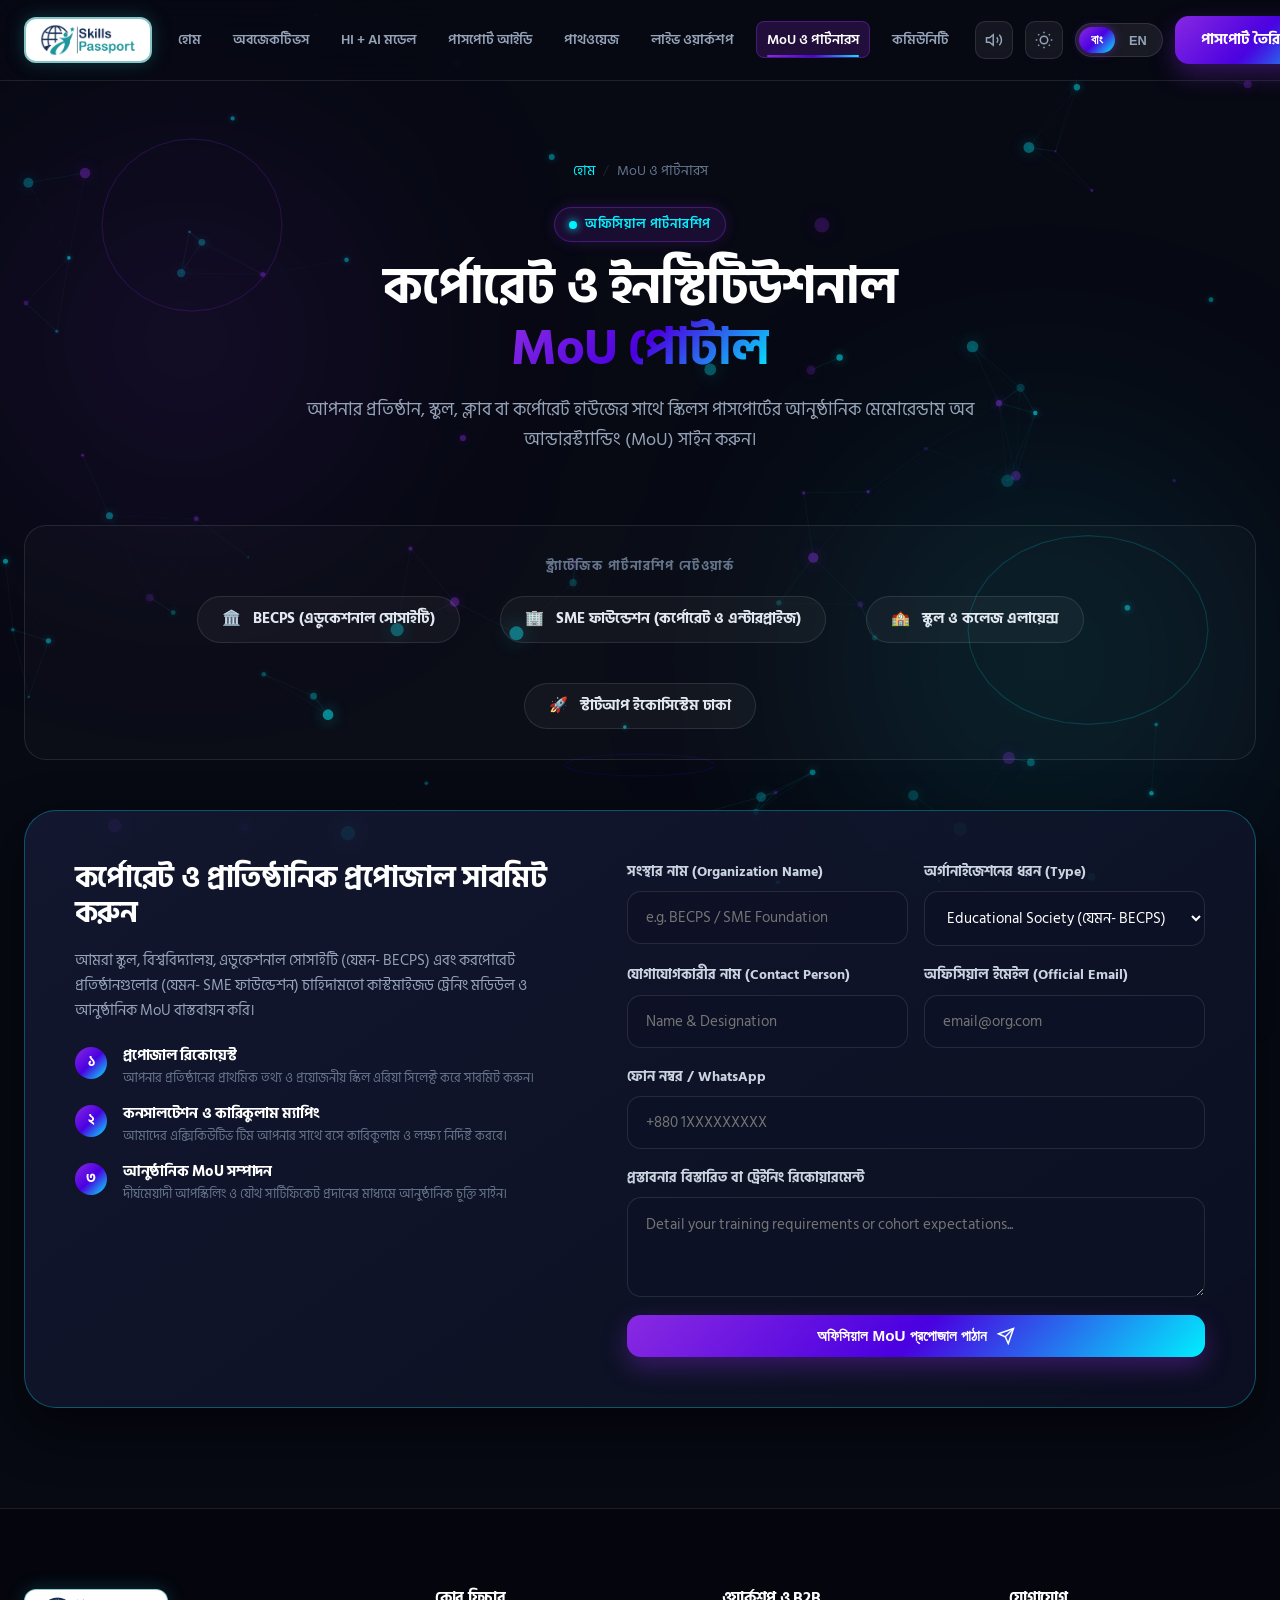
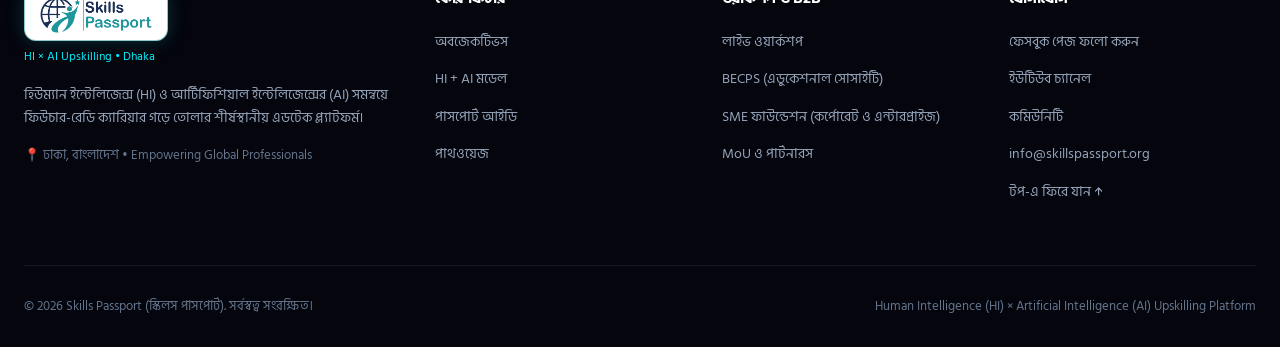
<file: partnerships.html>
<!DOCTYPE html>
<html lang="bn" dir="ltr">
<head>
  <meta charset="UTF-8">
  <meta name="viewport" content="width=device-width, initial-scale=1.0">
  <title>Corporate & Institutional MoU Portal | Skills Passport (স্কিলস পাসপোর্ট)</title>
  <meta name="description" content="স্কুল, এডুকেশনাল সোসাইটি (যেমন- BECPS) এবং করপোরেট প্রতিষ্ঠানগুলোর (যেমন- SME Foundation) সাথে আনুষ্ঠানিক MoU ও পার্টনারশিপ পোর্টাল।">
  <link rel="icon" type="image/png" href="assets/logo-icon.png">
  <link rel="stylesheet" href="css/style.css">
</head>
<body class="lang-bn">

  <!-- 3D Background Canvas -->
  <div id="bg-canvas-container"></div>
  <div class="ambient-glow ambient-glow-1"></div>
  <div class="ambient-glow ambient-glow-2"></div>

  <div class="content-wrapper">

    <!-- Navbar -->
    <header class="navbar" id="main-nav">
      <div class="container nav-container">
        <a href="index.html" class="brand-link">
          <img src="assets/logo.png" alt="Skills Passport Logo" class="brand-logo-img">
        </a>

        <nav class="nav-links-wrapper">
          <ul class="nav-menu">
            <li><a href="index.html" data-i18n="nav_home">হোম</a></li>
            <li><a href="objectives.html" data-i18n="nav_objectives">অবজেকটিভস</a></li>
            <li><a href="framework.html" data-i18n="nav_framework">HI + AI মডেল</a></li>
            <li><a href="passport.html" data-i18n="nav_generator">পাসপোর্ট আইডি</a></li>
            <li><a href="pathways.html" data-i18n="nav_pathways">পাথওয়েজ</a></li>
            <li><a href="workshops.html" data-i18n="nav_workshops">লাইভ ওয়ার্কশপ</a></li>
            <li><a href="partnerships.html" class="current-page" data-i18n="nav_partners">MoU ও পার্টনারস</a></li>
            <li><a href="community.html" data-i18n="nav_community">কমিউনিটি</a></li>
          </ul>
        </nav>

        <div class="nav-actions">
          <button class="icon-btn" id="sound-toggle-btn" title="Toggle Sound FX">
            <svg width="18" height="18" viewBox="0 0 24 24" fill="none" stroke="currentColor" stroke-width="2">
              <polygon points="11 5 6 9 2 9 2 15 6 15 11 19 11 5"></polygon>
              <path d="M19.07 4.93a10 10 0 0 1 0 14.14M15.54 8.46a5 5 0 0 1 0 7.07"></path>
            </svg>
          </button>

          <button class="icon-btn" id="theme-toggle-btn" title="Toggle Dark / Light Mode" aria-label="Toggle Dark / Light Mode">
            <svg width="18" height="18" viewBox="0 0 24 24" fill="none" stroke="currentColor" stroke-width="2">
              <circle cx="12" cy="12" r="5"></circle>
              <line x1="12" y1="1" x2="12" y2="3"></line>
              <line x1="12" y1="21" x2="12" y2="23"></line>
              <line x1="4.22" y1="4.22" x2="5.64" y2="5.64"></line>
              <line x1="18.36" y1="18.36" x2="19.78" y2="19.78"></line>
              <line x1="1" y1="12" x2="3" y2="12"></line>
              <line x1="21" y1="12" x2="23" y2="12"></line>
              <line x1="4.22" y1="19.78" x2="5.64" y2="18.36"></line>
              <line x1="18.36" y1="5.64" x2="19.78" y2="4.22"></line>
            </svg>
          </button>

          <div class="lang-switch">
            <button class="lang-btn active" data-lang="bn" id="lang-btn-bn">বাং</button>
            <button class="lang-btn" data-lang="en" id="lang-btn-en">EN</button>
          </div>

          <a href="passport.html" class="btn btn-primary btn-glow nav-cta-btn" data-i18n="nav_cta">পাসপোর্ট তৈরি করুন</a>

          <button class="mobile-menu-btn" id="mobile-menu-btn" aria-label="Open Mobile Menu">
            <svg width="24" height="24" viewBox="0 0 24 24" fill="none" stroke="currentColor" stroke-width="2">
              <line x1="3" y1="12" x2="21" y2="12"></line>
              <line x1="3" y1="6" x2="21" y2="6"></line>
              <line x1="3" y1="18" x2="21" y2="18"></line>
            </svg>
          </button>
        </div>
      </div>
    </header>

    <!-- Page Hero -->
    <section class="page-hero">
      <div class="container page-hero-content">
        <div class="breadcrumb-nav">
          <a href="index.html" data-i18n="nav_home">হোম</a>
          <span class="breadcrumb-separator">/</span>
          <span data-i18n="nav_partners">MoU ও পার্টনারস</span>
        </div>

        <div class="badge-chip">
          <span class="pulse-dot"></span>
          <span data-i18n="partners_badge">অফিসিয়াল পার্টনারশিপ</span>
        </div>

        <h1 class="page-hero-title" data-i18n="partners_title">
          কর্পোরেট ও ইনস্টিটিউশনাল <span class="gradient-text">MoU পোর্টাল</span>
        </h1>
        
        <p class="page-hero-desc" data-i18n="partners_desc">
          আপনার প্রতিষ্ঠান, স্কুল, ক্লাব বা কর্পোরেট হাউজের সাথে স্কিলস পাসপোর্টের আনুষ্ঠানিক মেমোরেন্ডাম অব আন্ডারস্ট্যান্ডিং (MoU) সাইন করুন।
        </p>
      </div>
    </section>

    <!-- Partnerships & MoU Portal -->
    <section class="section-padding partnerships-section" style="padding-top: 10px;">
      <div class="container">
        
        <!-- Partner Badges Banner -->
        <div class="partners-badge-banner">
          <div class="partner-banner-label" data-i18n="partner_network_label">স্ট্র্যাটেজিক পার্টনারশিপ নেটওয়ার্ক</div>
          <div class="partner-logos-row">
            <div class="partner-logo-pill">
              <span>🏛️</span>
              <span data-i18n="partner_becps">BECPS (এডুকেশনাল সোসাইটি)</span>
            </div>
            <div class="partner-logo-pill">
              <span>🏢</span>
              <span data-i18n="partner_sme">SME ফাউন্ডেশন (কর্পোরেট ও এন্টারপ্রাইজ)</span>
            </div>
            <div class="partner-logo-pill">
              <span>🏫</span>
              <span data-i18n="partner_schools">স্কুল ও কলেজ এলায়েন্স</span>
            </div>
            <div class="partner-logo-pill">
              <span>🚀</span>
              <span data-i18n="partner_startups">স্টার্টআপ ইকোসিস্টেম ঢাকা</span>
            </div>
          </div>
        </div>

        <!-- MoU Proposal Box -->
        <div class="mou-proposal-box">
          <div class="mou-grid">
            
            <div class="mou-info-col">
              <h3 data-i18n="mou_box_title">কর্পোরেট ও প্রাতিষ্ঠানিক প্রপোজাল সাবমিট করুন</h3>
              <p data-i18n="mou_box_desc">
                আমরা স্কুল, বিশ্ববিদ্যালয়, এডুকেশনাল সোসাইটি (যেমন- BECPS) এবং করপোরেট প্রতিষ্ঠানগুলোর (যেমন- SME ফাউন্ডেশন) চাহিদামতো কাস্টমাইজড ট্রেনিং মডিউল ও আনুষ্ঠানিক MoU বাস্তবায়ন করি।
              </p>

              <div class="mou-steps-list">
                <div class="mou-step-item">
                  <div class="step-num" data-i18n="step_1">১</div>
                  <div class="step-content">
                    <h5 data-i18n="mou_s1_t">প্রপোজাল রিকোয়েস্ট</h5>
                    <p data-i18n="mou_s1_d">আপনার প্রতিষ্ঠানের প্রাথমিক তথ্য ও প্রয়োজনীয় স্কিল এরিয়া সিলেক্ট করে সাবমিট করুন।</p>
                  </div>
                </div>

                <div class="mou-step-item">
                  <div class="step-num" data-i18n="step_2">২</div>
                  <div class="step-content">
                    <h5 data-i18n="mou_s2_t">কনসালটেশন ও কারিকুলাম ম্যাপিং</h5>
                    <p data-i18n="mou_s2_d">আমাদের এক্সিকিউটিভ টিম আপনার সাথে বসে কারিকুলাম ও লক্ষ্য নির্দিষ্ট করবে।</p>
                  </div>
                </div>

                <div class="mou-step-item">
                  <div class="step-num" data-i18n="step_3">৩</div>
                  <div class="step-content">
                    <h5 data-i18n="mou_s3_t">আনুষ্ঠানিক MoU সম্পাদন</h5>
                    <p data-i18n="mou_s3_d">দীর্ঘমেয়াদী আপস্কিলিং ও যৌথ সার্টিফিকেট প্রদানের মাধ্যমে আনুষ্ঠানিক চুক্তি সাইন।</p>
                  </div>
                </div>
              </div>
            </div>

            <!-- B2B Form -->
            <form class="b2b-form" id="b2b-mou-form">
              <div class="form-row-2">
                <div class="form-group">
                  <label data-i18n="form_org_name">সংস্থার নাম (Organization Name)</label>
                  <input type="text" name="org_name" class="form-input" placeholder="e.g. BECPS / SME Foundation" required>
                </div>
                <div class="form-group">
                  <label data-i18n="form_org_type">অর্গানাইজেশনের ধরন (Type)</label>
                  <select name="org_type" class="form-select">
                    <option value="society" data-i18n="form_type_society">Educational Society (যেমন- BECPS)</option>
                    <option value="corporate" data-i18n="form_type_corp">Corporate / SME (যেমন- SME Foundation)</option>
                    <option value="school" data-i18n="form_type_school">School / College</option>
                    <option value="startup" data-i18n="form_type_startup">Tech Startup</option>
                  </select>
                </div>
              </div>

              <div class="form-row-2">
                <div class="form-group">
                  <label data-i18n="form_contact">যোগাযোগকারীর নাম (Contact Person)</label>
                  <input type="text" name="contact_name" class="form-input" placeholder="Name & Designation" required>
                </div>
                <div class="form-group">
                  <label data-i18n="form_email">অফিসিয়াল ইমেইল (Official Email)</label>
                  <input type="email" name="org_email" class="form-input" placeholder="email@org.com" required>
                </div>
              </div>

              <div class="form-group">
                <label data-i18n="form_phone">ফোন নম্বর / WhatsApp</label>
                <input type="tel" name="org_phone" class="form-input" placeholder="+880 1XXXXXXXXX" required>
              </div>

              <div class="form-group">
                <label data-i18n="form_req">প্রস্তাবনার বিস্তারিত বা ট্রেইনিং রিকোয়ারমেন্ট</label>
                <textarea name="org_message" class="form-textarea" placeholder="Detail your training requirements or cohort expectations..." required></textarea>
              </div>

              <button type="submit" class="btn btn-primary btn-glow">
                <span data-i18n="form_btn_submit">অফিসিয়াল MoU প্রপোজাল পাঠান</span>
                <svg width="18" height="18" viewBox="0 0 24 24" fill="none" stroke="currentColor" stroke-width="2">
                  <line x1="22" y1="2" x2="11" y2="13"></line>
                  <polygon points="22 2 15 22 11 13 2 9 22 2"></polygon>
                </svg>
              </button>
            </form>

          </div>
        </div>

      </div>
    </section>

    <!-- Footer -->
    <footer class="footer">
      <div class="container">
        <div class="footer-grid">
          <div class="footer-brand-col">
            <div style="display: flex; flex-direction: column; align-items: flex-start; gap: 6px;">
              <img src="assets/logo.png" alt="Skills Passport" style="height: 52px; width: auto; border-radius: 12px; background: #FFFFFF; padding: 6px 14px; border: 1px solid rgba(31, 150, 156, 0.5); box-shadow: 0 0 18px rgba(31, 150, 156, 0.3);">
              <p style="font-size: 0.75rem; color: var(--accent-cyan); margin: 0;">HI × AI Upskilling • Dhaka</p>
            </div>
            <p data-i18n="footer_desc">হিউম্যান ইন্টেলিজেন্স (HI) ও আর্টিফিশিয়াল ইন্টেলিজেন্সের (AI) সমন্বয়ে ফিউচার-রেডি ক্যারিয়ার গড়ে তোলার শীর্ষস্থানীয় এডটেক প্ল্যাটফর্ম।</p>
            <p style="font-size: 0.8rem; color: var(--text-muted);" data-i18n="footer_city">📍 ঢাকা, বাংলাদেশ • Empowering Global Professionals</p>
          </div>
          <div>
            <h5 class="footer-title" data-i18n="footer_col1_title">কোর ফিচার</h5>
            <ul class="footer-links">
              <li><a href="objectives.html" data-i18n="nav_objectives">অবজেকティブস</a></li>
              <li><a href="framework.html" data-i18n="nav_framework">HI + AI মডেল</a></li>
              <li><a href="passport.html" data-i18n="nav_generator">পাসপোর্ট আইডি</a></li>
              <li><a href="pathways.html" data-i18n="nav_pathways">পাথওয়েজ</a></li>
            </ul>
          </div>
          <div>
            <h5 class="footer-title" data-i18n="footer_col2_title">ওয়ার্কশপ ও B2B</h5>
            <ul class="footer-links">
              <li><a href="workshops.html" data-i18n="nav_workshops">লাইভ ওয়ার্কশপ</a></li>
              <li><a href="partnerships.html" data-i18n="partner_becps">BECPS পার্টনারশিপ</a></li>
              <li><a href="partnerships.html" data-i18n="partner_sme">SME ফাউন্ডেশন ট্রেনিং</a></li>
              <li><a href="partnerships.html" data-i18n="nav_partners">MoU ও পার্টনারস</a></li>
            </ul>
          </div>
          <div>
            <h5 class="footer-title" data-i18n="footer_col3_title">যোগাযোগ</h5>
            <ul class="footer-links">
              <li><a href="https://www.facebook.com/share/19V3SoLGBw/" target="_blank" data-i18n="comm_fb_btn">অফিসিয়াল ফেসবুক পেজ</a></li>
              <li><a href="https://www.youtube.com/@skills-passport" target="_blank" rel="noopener noreferrer" data-i18n="comm_yt_btn">ইউটিউব চ্যানেল</a></li>
              <li><a href="community.html" data-i18n="nav_community">কমিউনিটি</a></li>
              <li><a href="mailto:info@skillspassport.org">info@skillspassport.org</a></li>
              <li><a href="#hero" data-i18n="footer_back_top">টপ-এ ফিরে যান ↑</a></li>
            </ul>
          </div>
        </div>
        <div class="footer-bottom">
          <div data-i18n="footer_copyright">© 2026 Skills Passport (স্কিলস পাসপোর্ট). সর্বস্বত্ব সংরক্ষিত।</div>
          <div data-i18n="footer_tagline_bottom">Human Intelligence (HI) × Artificial Intelligence (AI) Upskilling Platform</div>
        </div>
      </div>
    </footer>

  </div>

  <script src="js/three-scene.js"></script>
  <script src="js/app.js"></script>
</body>
</html>
</file>
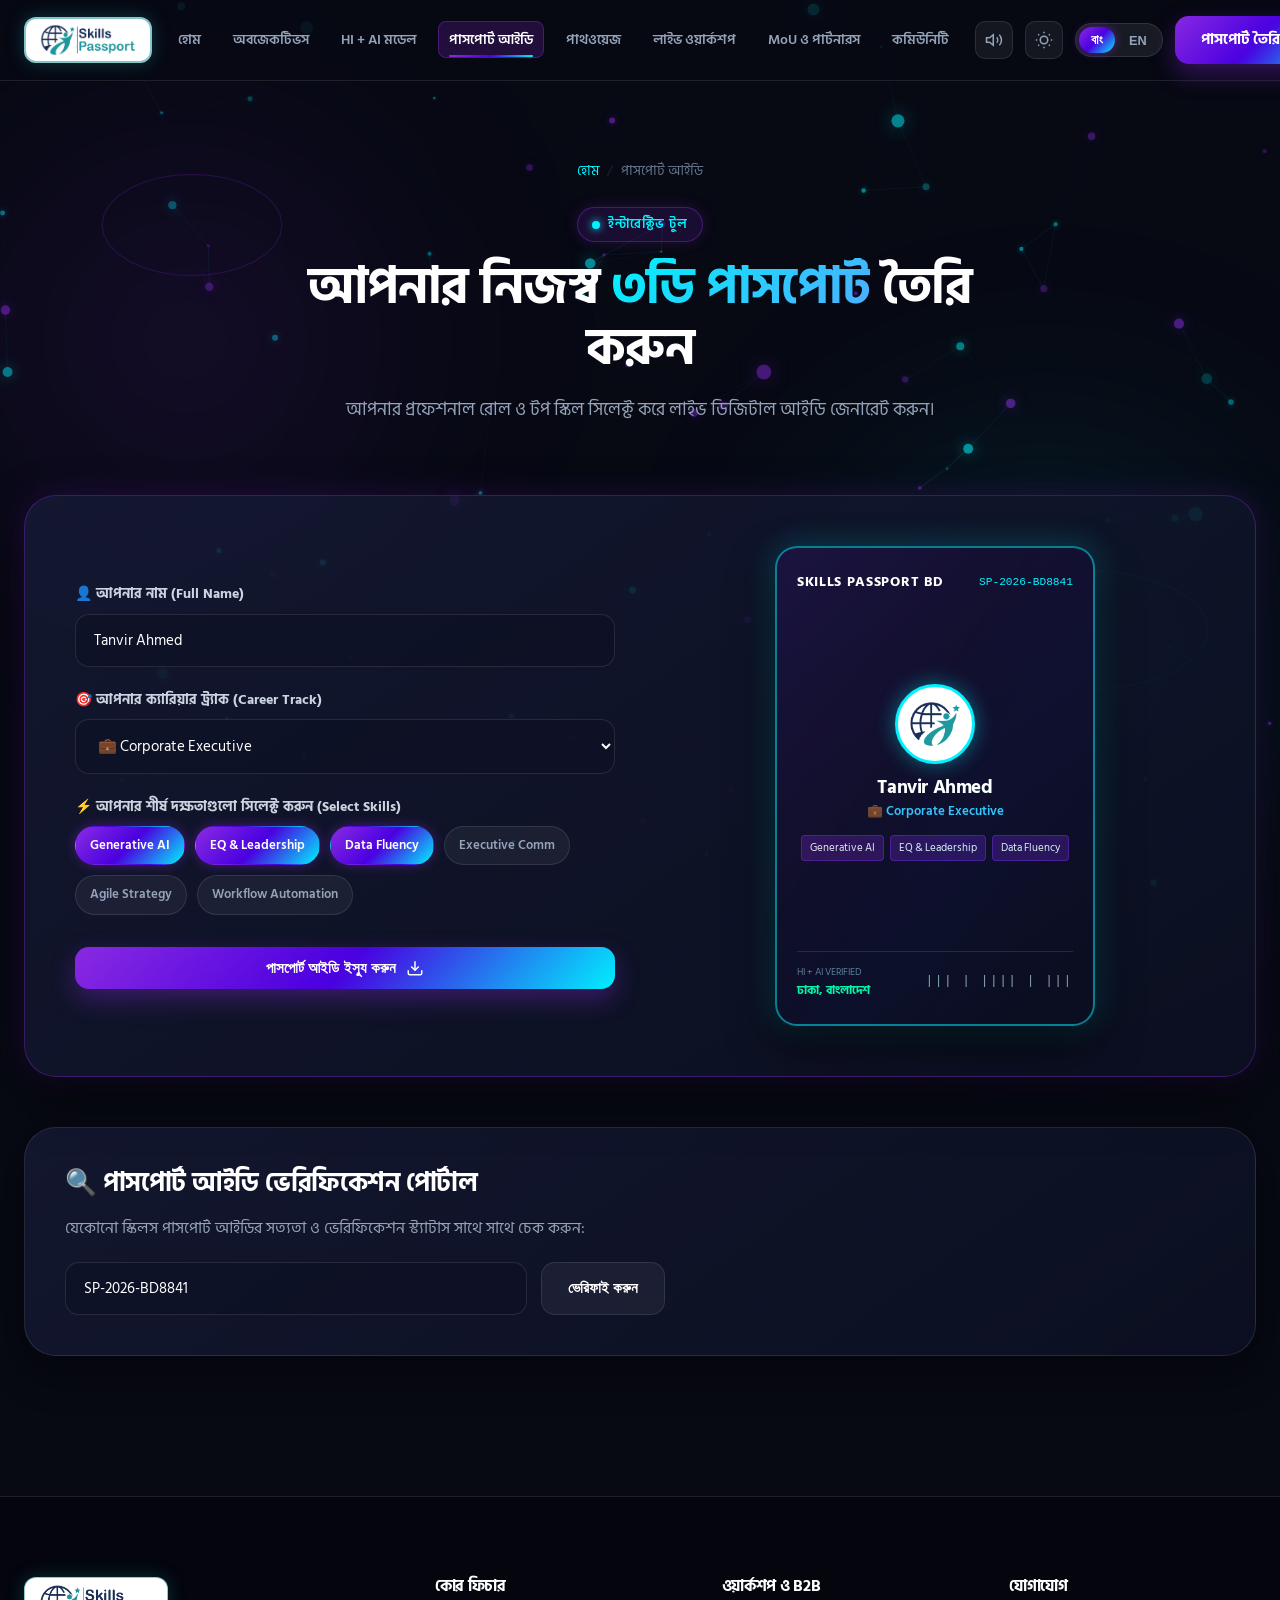
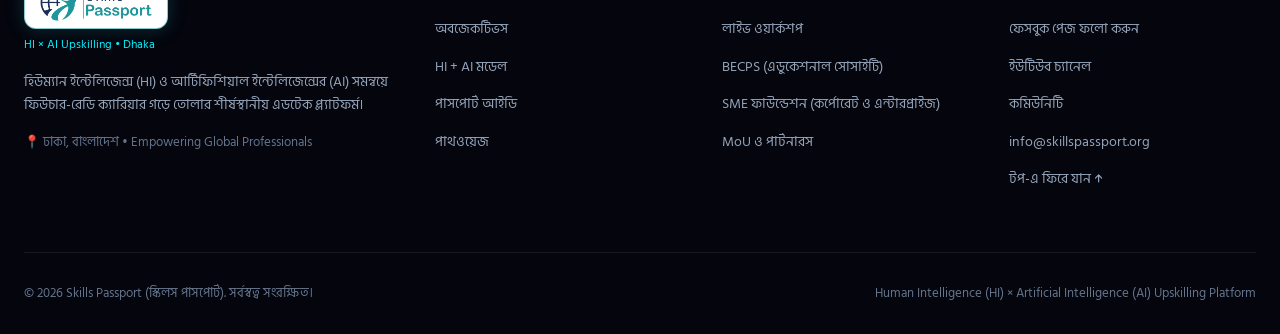
<file: passport.html>
<!DOCTYPE html>
<html lang="bn" dir="ltr">
<head>
  <meta charset="UTF-8">
  <meta name="viewport" content="width=device-width, initial-scale=1.0">
  <title>3D Digital Skills Passport Studio | Skills Passport (স্কিলস পাসপোর্ট)</title>
  <meta name="description" content="আপনার নিজস্ব ডিজিটাল স্কিলস পাসপোর্ট আইডি তৈরি করুন। লাইভ ৩ডি হলোগ্রাফিক কার্ড জেনারেটর ও স্কিলস ভেরিফিকেশন।">
  <link rel="icon" type="image/png" href="assets/logo-icon.png">
  <link rel="stylesheet" href="css/style.css">
</head>
<body class="lang-bn">

  <!-- 3D Background Canvas -->
  <div id="bg-canvas-container"></div>
  <div class="ambient-glow ambient-glow-1"></div>
  <div class="ambient-glow ambient-glow-2"></div>

  <div class="content-wrapper">

    <!-- Navbar -->
    <header class="navbar" id="main-nav">
      <div class="container nav-container">
        <a href="index.html" class="brand-link">
          <img src="assets/logo.png" alt="Skills Passport Logo" class="brand-logo-img">
        </a>

        <nav class="nav-links-wrapper">
          <ul class="nav-menu">
            <li><a href="index.html" data-i18n="nav_home">হোম</a></li>
            <li><a href="objectives.html" data-i18n="nav_objectives">অবজেকটিভস</a></li>
            <li><a href="framework.html" data-i18n="nav_framework">HI + AI মডেল</a></li>
            <li><a href="passport.html" class="current-page" data-i18n="nav_generator">পাসপোর্ট আইডি</a></li>
            <li><a href="pathways.html" data-i18n="nav_pathways">পাথওয়েজ</a></li>
            <li><a href="workshops.html" data-i18n="nav_workshops">লাইভ ওয়ার্কশপ</a></li>
            <li><a href="partnerships.html" data-i18n="nav_partners">MoU ও পার্টনারস</a></li>
            <li><a href="community.html" data-i18n="nav_community">কমিউনিটি</a></li>
          </ul>
        </nav>

        <div class="nav-actions">
          <button class="icon-btn" id="sound-toggle-btn" title="Toggle Sound FX">
            <svg width="18" height="18" viewBox="0 0 24 24" fill="none" stroke="currentColor" stroke-width="2">
              <polygon points="11 5 6 9 2 9 2 15 6 15 11 19 11 5"></polygon>
              <path d="M19.07 4.93a10 10 0 0 1 0 14.14M15.54 8.46a5 5 0 0 1 0 7.07"></path>
            </svg>
          </button>

          <button class="icon-btn" id="theme-toggle-btn" title="Toggle Dark / Light Mode" aria-label="Toggle Dark / Light Mode">
            <svg width="18" height="18" viewBox="0 0 24 24" fill="none" stroke="currentColor" stroke-width="2">
              <circle cx="12" cy="12" r="5"></circle>
              <line x1="12" y1="1" x2="12" y2="3"></line>
              <line x1="12" y1="21" x2="12" y2="23"></line>
              <line x1="4.22" y1="4.22" x2="5.64" y2="5.64"></line>
              <line x1="18.36" y1="18.36" x2="19.78" y2="19.78"></line>
              <line x1="1" y1="12" x2="3" y2="12"></line>
              <line x1="21" y1="12" x2="23" y2="12"></line>
              <line x1="4.22" y1="19.78" x2="5.64" y2="18.36"></line>
              <line x1="18.36" y1="5.64" x2="19.78" y2="4.22"></line>
            </svg>
          </button>

          <div class="lang-switch">
            <button class="lang-btn active" data-lang="bn" id="lang-btn-bn">বাং</button>
            <button class="lang-btn" data-lang="en" id="lang-btn-en">EN</button>
          </div>

          <a href="passport.html" class="btn btn-primary btn-glow nav-cta-btn" data-i18n="nav_cta">পাসপোর্ট তৈরি করুন</a>

          <button class="mobile-menu-btn" id="mobile-menu-btn" aria-label="Open Mobile Menu">
            <svg width="24" height="24" viewBox="0 0 24 24" fill="none" stroke="currentColor" stroke-width="2">
              <line x1="3" y1="12" x2="21" y2="12"></line>
              <line x1="3" y1="6" x2="21" y2="6"></line>
              <line x1="3" y1="18" x2="21" y2="18"></line>
            </svg>
          </button>
        </div>
      </div>
    </header>

    <!-- Page Hero -->
    <section class="page-hero">
      <div class="container page-hero-content">
        <div class="breadcrumb-nav">
          <a href="index.html" data-i18n="nav_home">হোম</a>
          <span class="breadcrumb-separator">/</span>
          <span data-i18n="nav_generator">পাসপোর্ট আইডি</span>
        </div>

        <div class="badge-chip">
          <span class="pulse-dot"></span>
          <span data-i18n="gen_badge">ইন্টারেক্টিভ টুল</span>
        </div>

        <h1 class="page-hero-title" data-i18n="gen_title">
          আপনার নিজস্ব <span class="cyan-gradient-text">৩ডি পাসপোর্ট</span> তৈরি করুন
        </h1>
        
        <p class="page-hero-desc" data-i18n="gen_subtitle">
          আপনার প্রফেশনাল রোল ও টপ স্কিল সিলেক্ট করে লাইভ ডিজিটাল আইডি জেনারেট করুন।
        </p>
      </div>
    </section>

    <!-- Interactive Generator Studio -->
    <section class="section-padding generator-section" style="padding-top: 10px;">
      <div class="container">
        
        <div class="generator-box">
          <div class="generator-grid">
            
            <!-- Controls Side -->
            <div class="generator-form-side">
              <div class="form-group">
                <label for="gen-name-input" data-i18n="gen_label_name">👤 আপনার নাম (Full Name)</label>
                <input type="text" id="gen-name-input" class="form-input" placeholder="e.g. Tanvir Ahmed" value="Tanvir Ahmed">
              </div>

              <div class="form-group">
                <label for="gen-track-select" data-i18n="gen_label_track">🎯 আপনার ক্যারিয়ার ট্র্যাক (Career Track)</label>
                <select id="gen-track-select" class="form-select">
                  <option value="fresher">🎓 Fresh Graduate & Job Seeker</option>
                  <option value="tech">💻 AI & Tech Professional</option>
                  <option value="corporate" selected>💼 Corporate Executive</option>
                  <option value="innovator">🚀 Student Innovator / Entrepreneur</option>
                </select>
              </div>

              <div class="form-group">
                <label data-i18n="gen_label_skills">⚡ আপনার শীর্ষ দক্ষতাগুলো সিলেক্ট করুন (Select Skills)</label>
                <div class="skills-pill-selector">
                  <span class="skill-toggle-chip active" data-skill="Generative AI">Generative AI</span>
                  <span class="skill-toggle-chip active" data-skill="EQ & Leadership">EQ & Leadership</span>
                  <span class="skill-toggle-chip active" data-skill="Data Fluency">Data Fluency</span>
                  <span class="skill-toggle-chip" data-skill="Executive Comm">Executive Comm</span>
                  <span class="skill-toggle-chip" data-skill="Agile Strategy">Agile Strategy</span>
                  <span class="skill-toggle-chip" data-skill="Workflow Automation">Workflow Automation</span>
                </div>
              </div>

              <button class="btn btn-primary btn-glow" id="gen-download-btn" style="margin-top: 10px;">
                <span data-i18n="gen_btn_issue">পাসপোর্ট আইডি ইস্যু করুন</span>
                <svg width="18" height="18" viewBox="0 0 24 24" fill="none" stroke="currentColor" stroke-width="2">
                  <path d="M21 15v4a2 2 0 0 1-2 2H5a2 2 0 0 1-2-2v-4"></path>
                  <polyline points="7 10 12 15 17 10"></polyline>
                  <line x1="12" y1="15" x2="12" y2="3"></line>
                </svg>
              </button>
            </div>

            <!-- Live 3D Card Preview -->
            <div class="generator-preview-side">
              <div class="generated-passport-card" id="generated-passport-card" title="3D Perspective Card">
                <div class="card-glare"></div>
                
                <div class="gen-card-header">
                  <span class="gen-card-title">SKILLS PASSPORT BD</span>
                  <span class="gen-card-id" id="gen-card-id">SP-2026-BD8841</span>
                </div>

                <div class="gen-card-body">
                  <div class="gen-user-avatar" style="background: #ffffff; padding: 10px;">
                    <img src="assets/logo-icon.png" alt="Skills Passport" style="width: 100%; height: 100%; object-fit: contain;">
                  </div>
                  <h4 class="gen-user-name" id="gen-card-name">Tanvir Ahmed</h4>
                  <p class="gen-user-role" id="gen-card-role">Corporate Executive</p>
                  
                  <div class="gen-skills-list" id="gen-skills-container">
                    <span class="gen-skill-tag">Generative AI</span>
                    <span class="gen-skill-tag">EQ & Leadership</span>
                    <span class="gen-skill-tag">Data Fluency</span>
                  </div>
                </div>

                <div class="gen-card-footer">
                  <div class="gen-status-box">
                    <span>HI + AI VERIFIED</span>
                    <strong data-i18n="gen_card_location">ঢাকা, বাংলাদেশ</strong>
                  </div>
                  <div class="gen-barcode-box">||| | |||| | |||</div>
                </div>
              </div>
            </div>

          </div>
        </div>

        <!-- Verification Search Simulation Box -->
        <div class="detail-box-card" style="margin-top: 50px;">
          <h3 data-i18n="gen_verify_title">🔍 পাসপোর্ট আইডি ভেরিফিকেশন পোর্টাল</h3>
          <p data-i18n="gen_verify_desc">যেকোনো স্কিলস পাসপোর্ট আইডির সত্যতা ও ভেরিফিকেশন স্ট্যাটাস সাথে সাথে চেক করুন:</p>

          <div class="verify-search-row">
            <input type="text" class="form-input" id="verify-input" placeholder="e.g. SP-2026-BD8841" value="SP-2026-BD8841">
            <button class="btn btn-secondary" data-i18n="gen_verify_btn" onclick="alert('✅ Verified! Credential is valid and active in the Skills Passport National Registry.')">
              ভেরিফাই করুন
            </button>
          </div>
        </div>

      </div>
    </section>

    <!-- Footer -->
    <footer class="footer">
      <div class="container">
        <div class="footer-grid">
          <div class="footer-brand-col">
            <div style="display: flex; flex-direction: column; align-items: flex-start; gap: 6px;">
              <img src="assets/logo.png" alt="Skills Passport" style="height: 52px; width: auto; border-radius: 12px; background: #FFFFFF; padding: 6px 14px; border: 1px solid rgba(31, 150, 156, 0.5); box-shadow: 0 0 18px rgba(31, 150, 156, 0.3);">
              <p style="font-size: 0.75rem; color: var(--accent-cyan); margin: 0;">HI × AI Upskilling • Dhaka</p>
            </div>
            <p data-i18n="footer_desc">হিউম্যান ইন্টেলিজেন্স (HI) ও আর্টিফিশিয়াল ইন্টেলিজেন্সের (AI) সমন্বয়ে ফিউচার-রেডি ক্যারিয়ার গড়ে তোলার শীর্ষস্থানীয় এডটেক প্ল্যাটফর্ম।</p>
            <p style="font-size: 0.8rem; color: var(--text-muted);" data-i18n="footer_city">📍 ঢাকা, বাংলাদেশ • Empowering Global Professionals</p>
          </div>
          <div>
            <h5 class="footer-title" data-i18n="footer_col1_title">কোর ফিচার</h5>
            <ul class="footer-links">
              <li><a href="objectives.html" data-i18n="nav_objectives">অবজেকティブস</a></li>
              <li><a href="framework.html" data-i18n="nav_framework">HI + AI মডেল</a></li>
              <li><a href="passport.html" data-i18n="nav_generator">পাসপোর্ট আইডি</a></li>
              <li><a href="pathways.html" data-i18n="nav_pathways">পাথওয়েজ</a></li>
            </ul>
          </div>
          <div>
            <h5 class="footer-title" data-i18n="footer_col2_title">ওয়ার্কশপ ও B2B</h5>
            <ul class="footer-links">
              <li><a href="workshops.html" data-i18n="nav_workshops">লাইভ ওয়ার্কশপ</a></li>
              <li><a href="partnerships.html" data-i18n="partner_becps">BECPS পার্টনারশিপ</a></li>
              <li><a href="partnerships.html" data-i18n="partner_sme">SME ফাউন্ডেশন ট্রেনিং</a></li>
              <li><a href="partnerships.html" data-i18n="nav_partners">MoU ও পার্টনারস</a></li>
            </ul>
          </div>
          <div>
            <h5 class="footer-title" data-i18n="footer_col3_title">যোগাযোগ</h5>
            <ul class="footer-links">
              <li><a href="https://www.facebook.com/share/19V3SoLGBw/" target="_blank" data-i18n="comm_fb_btn">অফিসিয়াল ফেসবুক পেজ</a></li>
              <li><a href="https://www.youtube.com/@skills-passport" target="_blank" rel="noopener noreferrer" data-i18n="comm_yt_btn">ইউটিউব চ্যানেল</a></li>
              <li><a href="community.html" data-i18n="nav_community">কমিউনিটি</a></li>
              <li><a href="mailto:info@skillspassport.org">info@skillspassport.org</a></li>
              <li><a href="#hero" data-i18n="footer_back_top">টপ-এ ফিরে যান ↑</a></li>
            </ul>
          </div>
        </div>
        <div class="footer-bottom">
          <div data-i18n="footer_copyright">© 2026 Skills Passport (স্কিলস পাসপোর্ট). সর্বস্বত্ব সংরক্ষিত।</div>
          <div data-i18n="footer_tagline_bottom">Human Intelligence (HI) × Artificial Intelligence (AI) Upskilling Platform</div>
        </div>
      </div>
    </footer>

  </div>

  <script src="js/three-scene.js"></script>
  <script src="js/app.js"></script>
</body>
</html>
</file>
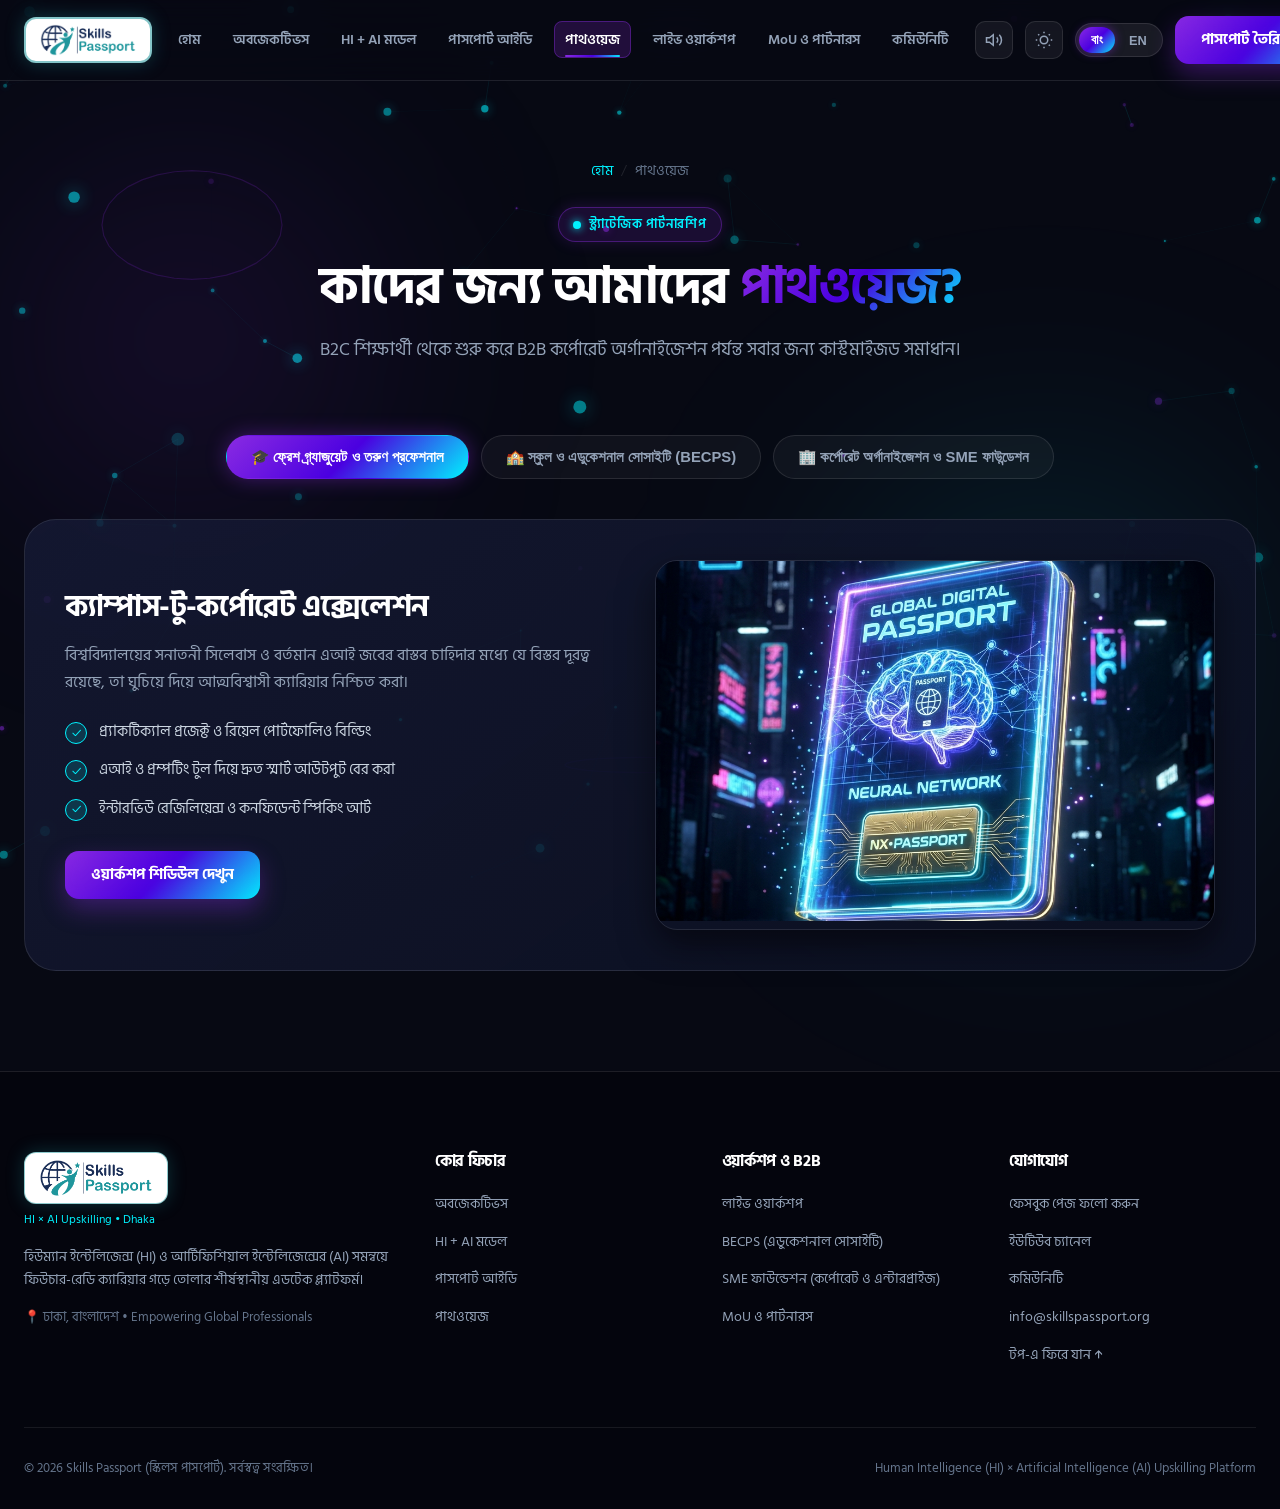
<file: pathways.html>
<!DOCTYPE html>
<html lang="bn" dir="ltr">
<head>
  <meta charset="UTF-8">
  <meta name="viewport" content="width=device-width, initial-scale=1.0">
  <title>Strategic Pathways (B2B & B2C) | Skills Passport (স্কিলস পাসপোর্ট)</title>
  <meta name="description" content="ফ্রেশ গ্র্যাজুয়েট, স্কুল, এডুকেশনাল সোসাইটি (BECPS) এবং কর্পোরেট হাউজের (SME Foundation) জন্য স্কিলস পাসপোর্টের বিশেষায়িত লার্নিং পাথওয়েজ।">
  <link rel="icon" type="image/png" href="assets/logo-icon.png">
  <link rel="stylesheet" href="css/style.css">
</head>
<body class="lang-bn">

  <!-- 3D Background Canvas -->
  <div id="bg-canvas-container"></div>
  <div class="ambient-glow ambient-glow-1"></div>
  <div class="ambient-glow ambient-glow-2"></div>

  <div class="content-wrapper">

    <!-- Navbar -->
    <header class="navbar" id="main-nav">
      <div class="container nav-container">
        <a href="index.html" class="brand-link">
          <img src="assets/logo.png" alt="Skills Passport Logo" class="brand-logo-img">
        </a>

        <nav class="nav-links-wrapper">
          <ul class="nav-menu">
            <li><a href="index.html" data-i18n="nav_home">হোম</a></li>
            <li><a href="objectives.html" data-i18n="nav_objectives">অবজেকটিভস</a></li>
            <li><a href="framework.html" data-i18n="nav_framework">HI + AI মডেল</a></li>
            <li><a href="passport.html" data-i18n="nav_generator">পাসপোর্ট আইডি</a></li>
            <li><a href="pathways.html" class="current-page" data-i18n="nav_pathways">পাথওয়েজ</a></li>
            <li><a href="workshops.html" data-i18n="nav_workshops">লাইভ ওয়ার্কশপ</a></li>
            <li><a href="partnerships.html" data-i18n="nav_partners">MoU ও পার্টনারস</a></li>
            <li><a href="community.html" data-i18n="nav_community">কমিউনিটি</a></li>
          </ul>
        </nav>

        <div class="nav-actions">
          <button class="icon-btn" id="sound-toggle-btn" title="Toggle Sound FX">
            <svg width="18" height="18" viewBox="0 0 24 24" fill="none" stroke="currentColor" stroke-width="2">
              <polygon points="11 5 6 9 2 9 2 15 6 15 11 19 11 5"></polygon>
              <path d="M19.07 4.93a10 10 0 0 1 0 14.14M15.54 8.46a5 5 0 0 1 0 7.07"></path>
            </svg>
          </button>

          <button class="icon-btn" id="theme-toggle-btn" title="Toggle Dark / Light Mode" aria-label="Toggle Dark / Light Mode">
            <svg width="18" height="18" viewBox="0 0 24 24" fill="none" stroke="currentColor" stroke-width="2">
              <circle cx="12" cy="12" r="5"></circle>
              <line x1="12" y1="1" x2="12" y2="3"></line>
              <line x1="12" y1="21" x2="12" y2="23"></line>
              <line x1="4.22" y1="4.22" x2="5.64" y2="5.64"></line>
              <line x1="18.36" y1="18.36" x2="19.78" y2="19.78"></line>
              <line x1="1" y1="12" x2="3" y2="12"></line>
              <line x1="21" y1="12" x2="23" y2="12"></line>
              <line x1="4.22" y1="19.78" x2="5.64" y2="18.36"></line>
              <line x1="18.36" y1="5.64" x2="19.78" y2="4.22"></line>
            </svg>
          </button>

          <div class="lang-switch">
            <button class="lang-btn active" data-lang="bn" id="lang-btn-bn">বাং</button>
            <button class="lang-btn" data-lang="en" id="lang-btn-en">EN</button>
          </div>

          <a href="passport.html" class="btn btn-primary btn-glow nav-cta-btn" data-i18n="nav_cta">পাসপোর্ট তৈরি করুন</a>

          <button class="mobile-menu-btn" id="mobile-menu-btn" aria-label="Open Mobile Menu">
            <svg width="24" height="24" viewBox="0 0 24 24" fill="none" stroke="currentColor" stroke-width="2">
              <line x1="3" y1="12" x2="21" y2="12"></line>
              <line x1="3" y1="6" x2="21" y2="6"></line>
              <line x1="3" y1="18" x2="21" y2="18"></line>
            </svg>
          </button>
        </div>
      </div>
    </header>

    <!-- Page Hero -->
    <section class="page-hero">
      <div class="container page-hero-content">
        <div class="breadcrumb-nav">
          <a href="index.html" data-i18n="nav_home">হোম</a>
          <span class="breadcrumb-separator">/</span>
          <span data-i18n="nav_pathways">পাথওয়েজ</span>
        </div>

        <div class="badge-chip">
          <span class="pulse-dot"></span>
          <span data-i18n="path_badge">স্ট্র্যাটেজিক পার্টনারশিপ</span>
        </div>

        <h1 class="page-hero-title" data-i18n="path_title">
          কাদের জন্য আমাদের <span class="gradient-text">পাথওয়েজ?</span>
        </h1>
        
        <p class="page-hero-desc" data-i18n="path_subtitle">
          B2C শিক্ষার্থী থেকে শুরু করে B2B কর্পোরেট অর্গানাইজেশন পর্যন্ত সবার জন্য কাস্টমাইজড সমাধান।
        </p>
      </div>
    </section>

    <!-- Pathways Content Section -->
    <section class="section-padding" style="padding-top: 10px;">
      <div class="container">
        
        <!-- Pathway Nav Tabs -->
        <div class="pathways-tabs-nav">
          <button class="path-tab-btn active" data-target="tab-students" data-i18n="path_tab_1">🎓 ফ্রেশ গ্র্যাজুয়েট ও তরুণ প্রফেশনাল</button>
          <button class="path-tab-btn" data-target="tab-institutions" data-i18n="path_tab_2">🏫 স্কুল ও এডুকেশনাল সোসাইটি (BECPS)</button>
          <button class="path-tab-btn" data-target="tab-corporates" data-i18n="path_tab_3">🏢 কর্পোরেট অর্গানাইজেশন ও SME ফাউন্ডেশন</button>
        </div>

        <!-- Tab 1: Fresh Grads & Students -->
        <div class="pathway-content-pane active" id="tab-students">
          <div class="pathway-card-grid">
            <div class="pathway-info-col">
              <h3 data-i18n="path_1_title">ক্যাম্পাস-টু-কর্পোরেট এক্সেলেশন</h3>
              <p data-i18n="path_1_desc">
                বিশ্ববিদ্যালয়ের সনাতনী সিলেবাস ও বর্তমান এআই জবের বাস্তব চাহিদার মধ্যে যে বিস্তর দূরত্ব রয়েছে, তা ঘুচিয়ে দিয়ে আত্মবিশ্বাসী ক্যারিয়ার নিশ্চিত করা।
              </p>
              <ul class="pathway-benefits-list">
                <li>
                  <span class="benefit-bullet-icon">✓</span>
                  <span data-i18n="path_1_b1">প্র্যাকটিক্যাল প্রজেক্ট ও রিয়েল পোর্টফোলিও বিল্ডিং</span>
                </li>
                <li>
                  <span class="benefit-bullet-icon">✓</span>
                  <span data-i18n="path_1_b2">এআই ও প্রম্পটিং টুল দিয়ে দ্রুত স্মার্ট আউটপুট বের করা</span>
                </li>
                <li>
                  <span class="benefit-bullet-icon">✓</span>
                  <span data-i18n="path_1_b3">ইন্টারভিউ রেজিলিয়েন্স ও কনফিডেন্ট স্পিকিং আর্ট</span>
                </li>
              </ul>
              <a href="workshops.html" class="btn btn-primary btn-glow" data-i18n="path_1_btn">ওয়ার্কশপ শিডিউল দেখুন</a>
            </div>
            <div class="pathway-visual-col">
              <img src="assets/skills_passport_hero.jpg" alt="Student to Professional Accelerator">
            </div>
          </div>
        </div>

        <!-- Tab 2: Schools & Educational Societies (BECPS) -->
        <div class="pathway-content-pane" id="tab-institutions">
          <div class="pathway-card-grid">
            <div class="pathway-info-col">
              <h3 data-i18n="path_2_title">স্কুল ও সোসাইটি লেভেল পার্টনারশিপ (MoU)</h3>
              <p data-i18n="path_2_desc">
                বিভিন্ন নামকরা স্কুল, কলেজ এবং এডুকেশনাল সোসাইটি (যেমন- BECPS) এর সাথে আনুষ্ঠানিক মেমোরেন্ডাম অব আন্ডারস্ট্যান্ডিং (MoU) স্বাক্ষরের মাধ্যমে তরুণদের শুরু থেকেই ফিউচার-রেডি করা।
              </p>
              <ul class="pathway-benefits-list">
                <li>
                  <span class="benefit-bullet-icon">✓</span>
                  <span data-i18n="path_2_b1">ক্যাম্পাস-ওয়াইড হ্যান্ডস-অন এআই ও স্কিলস বুটক্যাম্প</span>
                </li>
                <li>
                  <span class="benefit-bullet-icon">✓</span>
                  <span data-i18n="path_2_b2">স্টুডেন্ট লিডারশিপ ও এডুকেশনাল সোসাইটি এনগেজমেন্ট</span>
                </li>
                <li>
                  <span class="benefit-bullet-icon">✓</span>
                  <span data-i18n="path_2_b3">স্কুল টু কর্পোরেট ক্যারিয়ার রোডম্যাপ সেমিনার</span>
                </li>
              </ul>
              <a href="partnerships.html" class="btn btn-primary btn-glow" data-i18n="path_2_btn">MoU পার্টনারশিপ প্রপোজাল দিন</a>
            </div>
            <div class="pathway-visual-col">
              <img src="assets/skills_passport_workshop.jpg" alt="BECPS and Educational Societies Partnership">
            </div>
          </div>
        </div>

        <!-- Tab 3: Corporate & SME Foundation -->
        <div class="pathway-content-pane" id="tab-corporates">
          <div class="pathway-card-grid">
            <div class="pathway-info-col">
              <h3 data-i18n="path_3_title">কর্পোরেট ট্রেইনিং লিডারশিপ ও SME বুটক্যাম্প</h3>
              <p data-i18n="path_3_desc">
                দেশের শীর্ষস্থানীয় করপোরেট হাউজ, স্টার্টআপ এবং প্রতিষ্ঠানগুলোর (যেমন- SME ফাউন্ডেশন) সাথে ট্রেনিং ও মেন্টরশিপ পার্টনার হিসেবে কাজ করে উৎপাদনশীলতা বৃদ্ধি করা।
              </p>
              <ul class="pathway-benefits-list">
                <li>
                  <span class="benefit-bullet-icon">✓</span>
                  <span data-i18n="path_3_b1">কর্পোরেট ওয়ার্কফ্লোতে এআই টুলস ইন্টিগ্রেশন ট্রেইনিং</span>
                </li>
                <li>
                  <span class="benefit-bullet-icon">✓</span>
                  <span data-i18n="path_3_b2">এক্সিকিউটিভদের ইমোশনাল ইন্টেলিজেন্স ও টিম লিডারশিপ</span>
                </li>
                <li>
                  <span class="benefit-bullet-icon">✓</span>
                  <span data-i18n="path_3_b3">টেইলর-মেড কর্পোরেট আপস্কিলিং কন্ট্রাক্ট ও MoU</span>
                </li>
              </ul>
              <a href="partnerships.html" class="btn btn-primary btn-glow" data-i18n="path_3_btn">কর্পোরেট ট্রেইনিং রিকোয়েস্ট করুন</a>
            </div>
            <div class="pathway-visual-col">
              <img src="assets/skills_passport_workshop.jpg" alt="Corporate Training Leadership SME Foundation">
            </div>
          </div>
        </div>

      </div>
    </section>

    <!-- Footer -->
    <footer class="footer">
      <div class="container">
        <div class="footer-grid">
          <div class="footer-brand-col">
            <div style="display: flex; flex-direction: column; align-items: flex-start; gap: 6px;">
              <img src="assets/logo.png" alt="Skills Passport" style="height: 52px; width: auto; border-radius: 12px; background: #FFFFFF; padding: 6px 14px; border: 1px solid rgba(31, 150, 156, 0.5); box-shadow: 0 0 18px rgba(31, 150, 156, 0.3);">
              <p style="font-size: 0.75rem; color: var(--accent-cyan); margin: 0;">HI × AI Upskilling • Dhaka</p>
            </div>
            <p data-i18n="footer_desc">হিউম্যান ইন্টেলিজেন্স (HI) ও আর্টিফিশিয়াল ইন্টেলিজেন্সের (AI) সমন্বয়ে ফিউচার-রেডি ক্যারিয়ার গড়ে তোলার শীর্ষস্থানীয় এডটেক প্ল্যাটফর্ম।</p>
            <p style="font-size: 0.8rem; color: var(--text-muted);" data-i18n="footer_city">📍 ঢাকা, বাংলাদেশ • Empowering Global Professionals</p>
          </div>
          <div>
            <h5 class="footer-title" data-i18n="footer_col1_title">কোর ফিচার</h5>
            <ul class="footer-links">
              <li><a href="objectives.html" data-i18n="nav_objectives">অবজেকティブস</a></li>
              <li><a href="framework.html" data-i18n="nav_framework">HI + AI মডেল</a></li>
              <li><a href="passport.html" data-i18n="nav_generator">পাসপোর্ট আইডি</a></li>
              <li><a href="pathways.html" data-i18n="nav_pathways">পাথওয়েজ</a></li>
            </ul>
          </div>
          <div>
            <h5 class="footer-title" data-i18n="footer_col2_title">ওয়ার্কশপ ও B2B</h5>
            <ul class="footer-links">
              <li><a href="workshops.html" data-i18n="nav_workshops">লাইভ ওয়ার্কশপ</a></li>
              <li><a href="partnerships.html" data-i18n="partner_becps">BECPS পার্টনারশিপ</a></li>
              <li><a href="partnerships.html" data-i18n="partner_sme">SME ফাউন্ডেশন ট্রেনিং</a></li>
              <li><a href="partnerships.html" data-i18n="nav_partners">MoU ও পার্টনারস</a></li>
            </ul>
          </div>
          <div>
            <h5 class="footer-title" data-i18n="footer_col3_title">যোগাযোগ</h5>
            <ul class="footer-links">
              <li><a href="https://www.facebook.com/share/19V3SoLGBw/" target="_blank" data-i18n="comm_fb_btn">অফিসিয়াল ফেসবুক পেজ</a></li>
              <li><a href="https://www.youtube.com/@skills-passport" target="_blank" rel="noopener noreferrer" data-i18n="comm_yt_btn">ইউটিউব চ্যানেল</a></li>
              <li><a href="community.html" data-i18n="nav_community">কমিউনিটি</a></li>
              <li><a href="mailto:info@skillspassport.org">info@skillspassport.org</a></li>
              <li><a href="#hero" data-i18n="footer_back_top">টপ-এ ফিরে যান ↑</a></li>
            </ul>
          </div>
        </div>
        <div class="footer-bottom">
          <div data-i18n="footer_copyright">© 2026 Skills Passport (স্কিলস পাসপোর্ট). সর্বস্বত্ব সংরক্ষিত।</div>
          <div data-i18n="footer_tagline_bottom">Human Intelligence (HI) × Artificial Intelligence (AI) Upskilling Platform</div>
        </div>
      </div>
    </footer>

  </div>

  <script src="js/three-scene.js"></script>
  <script src="js/app.js"></script>
</body>
</html>
</file>
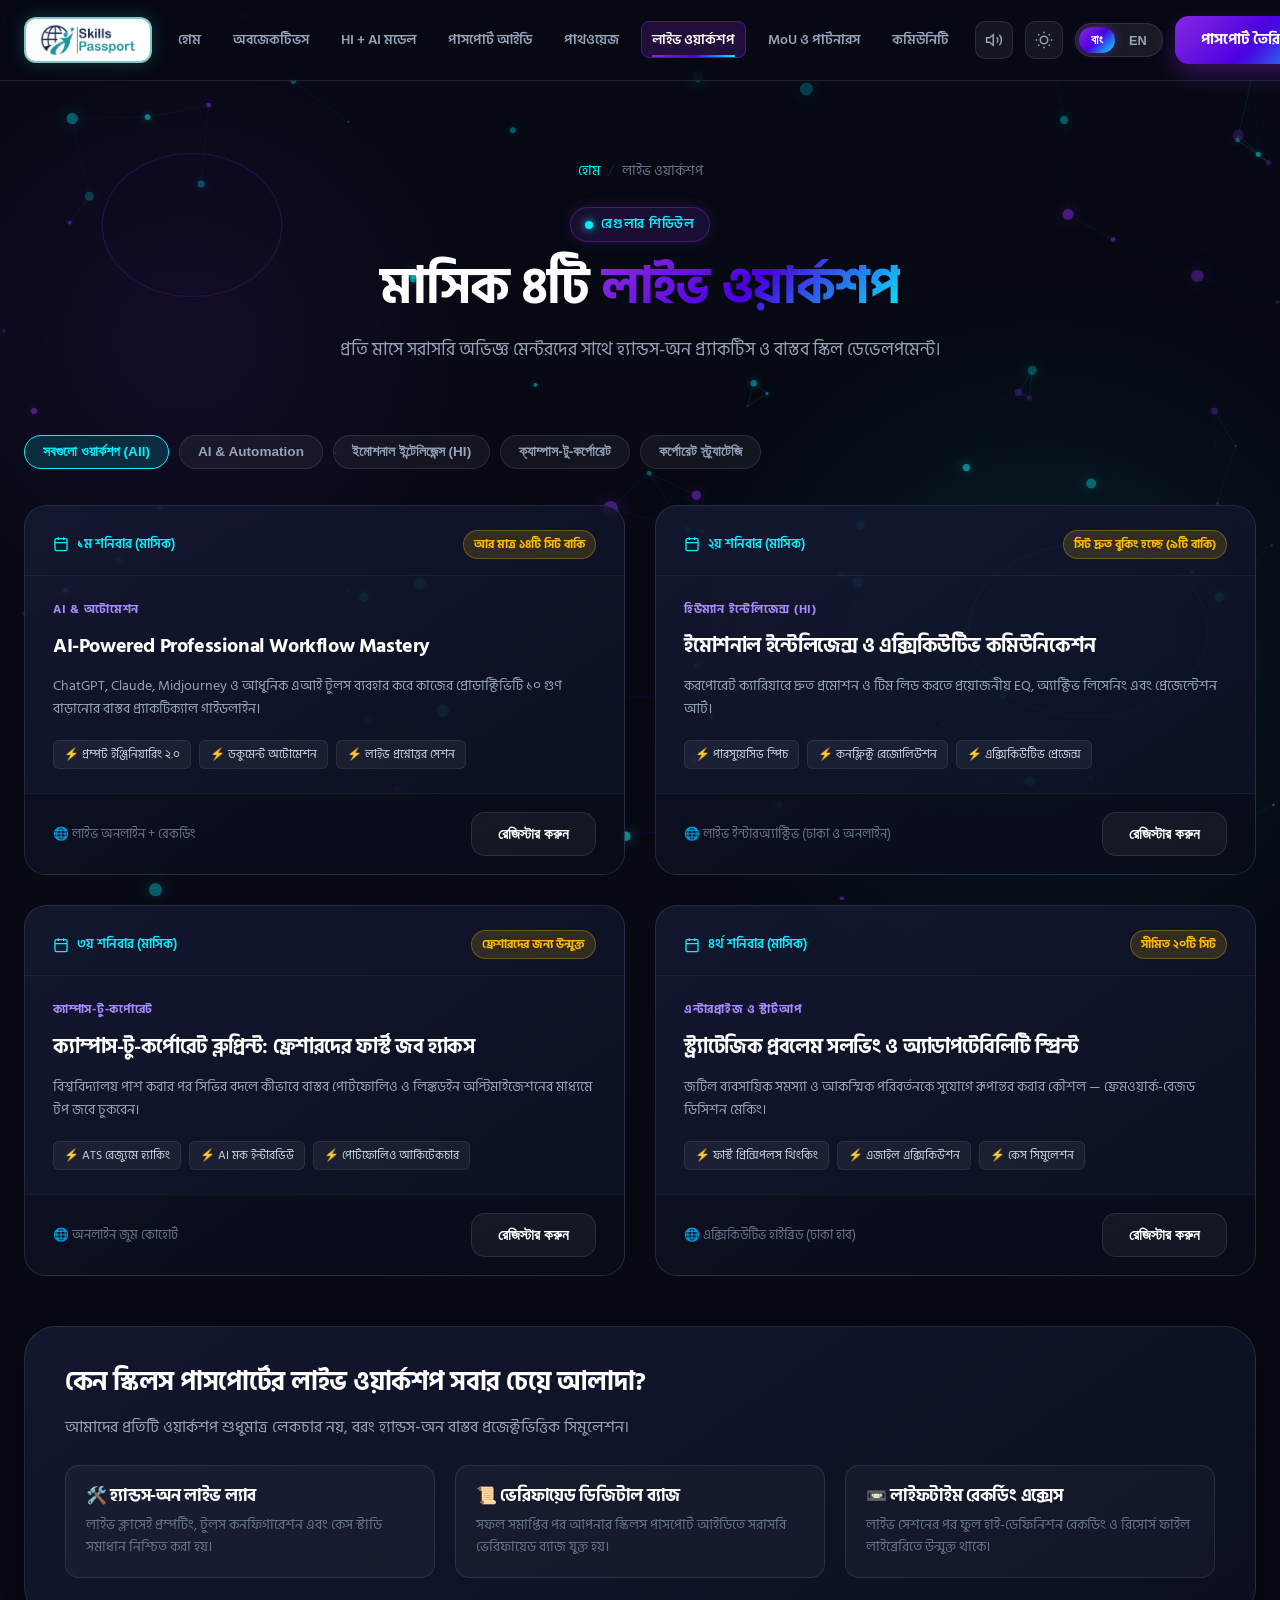
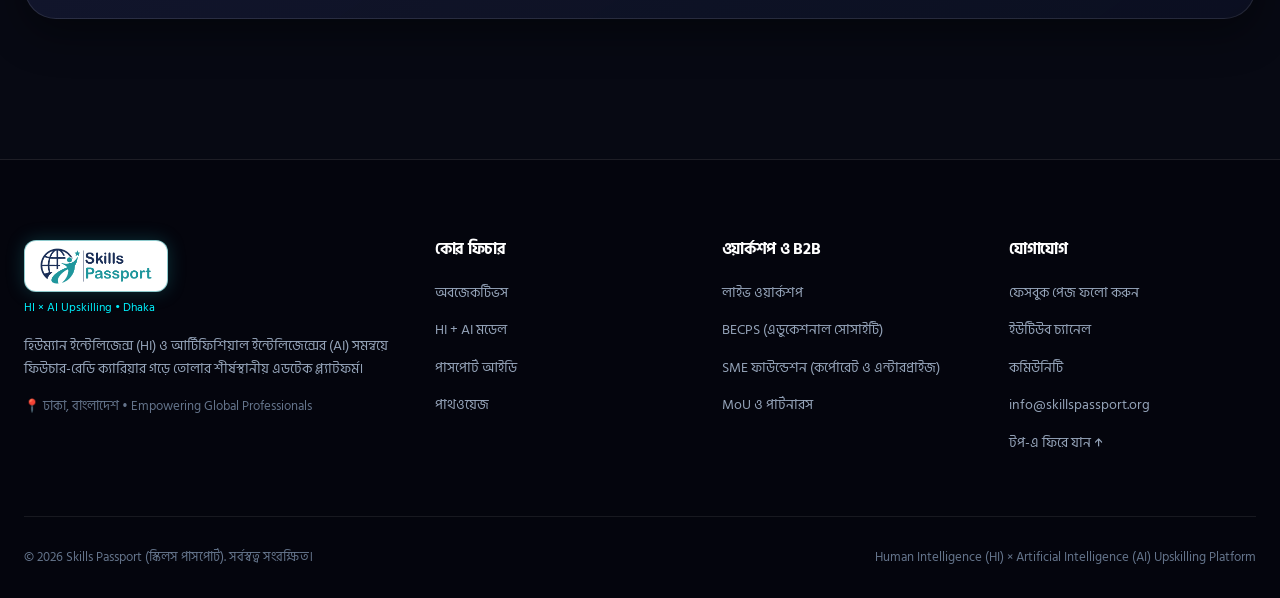
<file: workshops.html>
<!DOCTYPE html>
<html lang="bn" dir="ltr">
<head>
  <meta charset="UTF-8">
  <meta name="viewport" content="width=device-width, initial-scale=1.0">
  <title>Monthly 4 Live Workshops | Skills Passport (স্কিলস পাসপোর্ট)</title>
  <meta name="description" content="প্রতি মাসে ৪টি লাইভ হ্যান্ডস-অন ওয়ার্কশপ: AI প্রম্পটিং, ইমোশনাল ইন্টেলিজেন্স, ক্যাম্পাস-টু-কর্পোরেট এবং স্ট্র্যাটেজিক লিডারশিপ। রেজিস্ট্রেশন করুন।">
  <link rel="icon" type="image/png" href="assets/logo-icon.png">
  <link rel="stylesheet" href="css/style.css">
</head>
<body class="lang-bn">

  <!-- 3D Background Canvas -->
  <div id="bg-canvas-container"></div>
  <div class="ambient-glow ambient-glow-1"></div>
  <div class="ambient-glow ambient-glow-2"></div>

  <div class="content-wrapper">

    <!-- Navbar -->
    <header class="navbar" id="main-nav">
      <div class="container nav-container">
        <a href="index.html" class="brand-link">
          <img src="assets/logo.png" alt="Skills Passport Logo" class="brand-logo-img">
        </a>

        <nav class="nav-links-wrapper">
          <ul class="nav-menu">
            <li><a href="index.html" data-i18n="nav_home">হোম</a></li>
            <li><a href="objectives.html" data-i18n="nav_objectives">অবজেকティブস</a></li>
            <li><a href="framework.html" data-i18n="nav_framework">HI + AI মডেল</a></li>
            <li><a href="passport.html" data-i18n="nav_generator">পাসপোর্ট আইডি</a></li>
            <li><a href="pathways.html" data-i18n="nav_pathways">পাথওয়েজ</a></li>
            <li><a href="workshops.html" class="current-page" data-i18n="nav_workshops">লাইভ ওয়ার্কশপ</a></li>
            <li><a href="partnerships.html" data-i18n="nav_partners">MoU ও পার্টনারস</a></li>
            <li><a href="community.html" data-i18n="nav_community">কমিউনিটি</a></li>
          </ul>
        </nav>

        <div class="nav-actions">
          <button class="icon-btn" id="sound-toggle-btn" title="Toggle Sound FX">
            <svg width="18" height="18" viewBox="0 0 24 24" fill="none" stroke="currentColor" stroke-width="2">
              <polygon points="11 5 6 9 2 9 2 15 6 15 11 19 11 5"></polygon>
              <path d="M19.07 4.93a10 10 0 0 1 0 14.14M15.54 8.46a5 5 0 0 1 0 7.07"></path>
            </svg>
          </button>

          <button class="icon-btn" id="theme-toggle-btn" title="Toggle Dark / Light Mode" aria-label="Toggle Dark / Light Mode">
            <svg width="18" height="18" viewBox="0 0 24 24" fill="none" stroke="currentColor" stroke-width="2">
              <circle cx="12" cy="12" r="5"></circle>
              <line x1="12" y1="1" x2="12" y2="3"></line>
              <line x1="12" y1="21" x2="12" y2="23"></line>
              <line x1="4.22" y1="4.22" x2="5.64" y2="5.64"></line>
              <line x1="18.36" y1="18.36" x2="19.78" y2="19.78"></line>
              <line x1="1" y1="12" x2="3" y2="12"></line>
              <line x1="21" y1="12" x2="23" y2="12"></line>
              <line x1="4.22" y1="19.78" x2="5.64" y2="18.36"></line>
              <line x1="18.36" y1="5.64" x2="19.78" y2="4.22"></line>
            </svg>
          </button>

          <div class="lang-switch">
            <button class="lang-btn active" data-lang="bn" id="lang-btn-bn">বাং</button>
            <button class="lang-btn" data-lang="en" id="lang-btn-en">EN</button>
          </div>

          <a href="passport.html" class="btn btn-primary btn-glow nav-cta-btn" data-i18n="nav_cta">পাসপোর্ট তৈরি করুন</a>

          <button class="mobile-menu-btn" id="mobile-menu-btn" aria-label="Open Mobile Menu">
            <svg width="24" height="24" viewBox="0 0 24 24" fill="none" stroke="currentColor" stroke-width="2">
              <line x1="3" y1="12" x2="21" y2="12"></line>
              <line x1="3" y1="6" x2="21" y2="6"></line>
              <line x1="3" y1="18" x2="21" y2="18"></line>
            </svg>
          </button>
        </div>
      </div>
    </header>

    <!-- Page Hero -->
    <section class="page-hero">
      <div class="container page-hero-content">
        <div class="breadcrumb-nav">
          <a href="index.html" data-i18n="nav_home">হোম</a>
          <span class="breadcrumb-separator">/</span>
          <span data-i18n="nav_workshops">লাইভ ওয়ার্কশপ</span>
        </div>

        <div class="badge-chip">
          <span class="pulse-dot"></span>
          <span data-i18n="workshops_badge">রেগুলার শিডিউল</span>
        </div>

        <h1 class="page-hero-title" data-i18n="workshops_title">
          মাসিক ৪টি <span class="gradient-text">লাইভ ওয়ার্কশপ</span>
        </h1>
        
        <p class="page-hero-desc" data-i18n="workshops_subtitle">
          প্রতি মাসে সরাসরি অভিজ্ঞ মেন্টরদের সাথে হ্যান্ডস-অন প্র্যাকটিস ও বাস্তব স্কিল ডেভেলপমেন্ট।
        </p>
      </div>
    </section>

    <!-- Workshops Section -->
    <section class="section-padding" style="padding-top: 10px;">
      <div class="container">
        
        <!-- Filter Bar -->
        <div class="workshops-filter-bar">
          <div class="filter-pills">
            <button class="filter-btn active" data-category="all" data-i18n="filter_all">সবগুলো ওয়ার্কশপ (All)</button>
            <button class="filter-btn" data-category="ai" data-i18n="filter_ai">AI & Automation</button>
            <button class="filter-btn" data-category="soft" data-i18n="filter_soft">ইমোশনাল ইন্টেলিজেন্স (HI)</button>
            <button class="filter-btn" data-category="career" data-i18n="filter_career">ক্যাম্পাস-টু-কর্পোরেট</button>
            <button class="filter-btn" data-category="corporate" data-i18n="filter_corporate">কর্পোরেট স্ট্র্যাটেজি</button>
          </div>
        </div>

        <!-- Dynamic Workshop Cards Grid -->
        <div class="workshops-grid" id="workshops-cards-grid">
          <!-- Populated dynamically via JS -->
        </div>

        <!-- Workshop Methodology & Benefits Box -->
        <div class="detail-box-card" style="margin-top: 50px;">
          <h3 data-i18n="ws_why_title">কেন স্কিলস পাসপোর্টের লাইভ ওয়ার্কশপ সবার চেয়ে আলাদা?</h3>
          <p data-i18n="ws_why_desc">
            আমাদের প্রতিটি ওয়ার্কশপ শুধুমাত্র লেকচার নয়, বরং হ্যান্ডস-অন বাস্তব প্রজেক্টভিত্তিক সিমুলেশন।
          </p>

          <div class="key-takeaway-grid">
            <div class="takeaway-box">
              <h4 data-i18n="ws_why_b1_t">🛠️ হ্যান্ডস-অন লাইভ ল্যাব</h4>
              <p data-i18n="ws_why_b1_d">লাইভ ক্লাসেই প্রম্পটিং, টুলস কনফিগারেশন এবং কেস স্টাডি সমাধান নিশ্চিত করা হয়।</p>
            </div>
            <div class="takeaway-box">
              <h4 data-i18n="ws_why_b2_t">📜 ভেরিফায়েড ডিজিটাল ব্যাজ</h4>
              <p data-i18n="ws_why_b2_d">সফল সমাপ্তির পর আপনার স্কিলস পাসপোর্ট আইডিতে সরাসরি ভেরিফায়েড ব্যাজ যুক্ত হয়।</p>
            </div>
            <div class="takeaway-box">
              <h4 data-i18n="ws_why_b3_t">📼 লাইফটাইম রেকর্ডিং এক্সেস</h4>
              <p data-i18n="ws_why_b3_d">লাইভ সেশনের পর ফুল হাই-ডেফিনিশন রেকর্ডিং ও রিসোর্স ফাইল লাইব্রেরিতে উন্মুক্ত থাকে।</p>
            </div>
          </div>
        </div>

      </div>
    </section>

    <!-- Footer -->
    <footer class="footer">
      <div class="container">
        <div class="footer-grid">
          <div class="footer-brand-col">
            <div style="display: flex; flex-direction: column; align-items: flex-start; gap: 6px;">
              <img src="assets/logo.png" alt="Skills Passport" style="height: 52px; width: auto; border-radius: 12px; background: #FFFFFF; padding: 6px 14px; border: 1px solid rgba(31, 150, 156, 0.5); box-shadow: 0 0 18px rgba(31, 150, 156, 0.3);">
              <p style="font-size: 0.75rem; color: var(--accent-cyan); margin: 0;">HI × AI Upskilling • Dhaka</p>
            </div>
            <p data-i18n="footer_desc">হিউম্যান ইন্টেলিজেন্স (HI) ও আর্টিফিশিয়াল ইন্টেলিজেন্সের (AI) সমন্বয়ে ফিউচার-রেডি ক্যারিয়ার গড়ে তোলার শীর্ষস্থানীয় এডটেক প্ল্যাটফর্ম।</p>
            <p style="font-size: 0.8rem; color: var(--text-muted);" data-i18n="footer_city">📍 ঢাকা, বাংলাদেশ • Empowering Global Professionals</p>
          </div>
          <div>
            <h5 class="footer-title" data-i18n="footer_col1_title">কোর ফিচার</h5>
            <ul class="footer-links">
              <li><a href="objectives.html" data-i18n="nav_objectives">অবজেকティブস</a></li>
              <li><a href="framework.html" data-i18n="nav_framework">HI + AI মডেল</a></li>
              <li><a href="passport.html" data-i18n="nav_generator">পাসপোর্ট আইডি</a></li>
              <li><a href="pathways.html" data-i18n="nav_pathways">পাথওয়েজ</a></li>
            </ul>
          </div>
          <div>
            <h5 class="footer-title" data-i18n="footer_col2_title">ওয়ার্কশপ ও B2B</h5>
            <ul class="footer-links">
              <li><a href="workshops.html" data-i18n="nav_workshops">লাইভ ওয়ার্কশপ</a></li>
              <li><a href="partnerships.html" data-i18n="partner_becps">BECPS পার্টনারশিপ</a></li>
              <li><a href="partnerships.html" data-i18n="partner_sme">SME ফাউন্ডেশন ট্রেনিং</a></li>
              <li><a href="partnerships.html" data-i18n="nav_partners">MoU ও পার্টনারস</a></li>
            </ul>
          </div>
          <div>
            <h5 class="footer-title" data-i18n="footer_col3_title">যোগাযোগ</h5>
            <ul class="footer-links">
              <li><a href="https://www.facebook.com/share/19V3SoLGBw/" target="_blank" data-i18n="comm_fb_btn">অফিসিয়াল ফেসবুক পেজ</a></li>
              <li><a href="https://www.youtube.com/@skills-passport" target="_blank" rel="noopener noreferrer" data-i18n="comm_yt_btn">ইউটিউব চ্যানেল</a></li>
              <li><a href="community.html" data-i18n="nav_community">কমিউনিটি</a></li>
              <li><a href="mailto:info@skillspassport.org">info@skillspassport.org</a></li>
              <li><a href="#hero" data-i18n="footer_back_top">টপ-এ ফিরে যান ↑</a></li>
            </ul>
          </div>
        </div>
        <div class="footer-bottom">
          <div data-i18n="footer_copyright">© 2026 Skills Passport (স্কিলস পাসপোর্ট). সর্বস্বত্ব সংরক্ষিত।</div>
          <div data-i18n="footer_tagline_bottom">Human Intelligence (HI) × Artificial Intelligence (AI) Upskilling Platform</div>
        </div>
      </div>
    </footer>

    <!-- Registration Modal -->
    <div class="modal-overlay" id="reg-modal">
      <div class="modal-dialog">
        <button class="modal-close-btn" id="modal-close-btn" aria-label="Close Modal">&times;</button>
        
        <div class="badge-chip" style="margin-bottom: 12px;">
          <span class="pulse-dot"></span>
          <span data-i18n="modal_badge">লাইভ ওয়ার্কশপ রেজিস্ট্রেশন</span>
        </div>

        <h3 class="modal-title" id="modal-ws-name">AI-Powered Professional Workflow Mastery</h3>
        <p class="modal-subtitle" data-i18n="modal_sub">আপনার সিট নিশ্চিত করতে নিচের তথ্যগুলো পূরণ করুন।</p>

        <form id="modal-reg-form" style="display: flex; flex-direction: column; gap: 16px;">
          <div class="form-group">
            <label data-i18n="modal_name">আপনার পুরো নাম (Full Name)</label>
            <input type="text" class="form-input" placeholder="e.g. Tanvir Ahmed" required>
          </div>

          <div class="form-group">
            <label data-i18n="modal_email">ইমেইল এড্রেস (Email Address)</label>
            <input type="email" class="form-input" placeholder="name@example.com" required>
          </div>

          <div class="form-group">
            <label data-i18n="modal_phone">মোবাইল / WhatsApp নম্বর</label>
            <input type="tel" class="form-input" placeholder="+880 1XXXXXXXXX" required>
          </div>

          <div class="form-group">
            <label data-i18n="modal_org">আপনার বর্তমান প্রফেশন / প্রতিষ্ঠান</label>
            <input type="text" class="form-input" placeholder="Institution / Organization" required>
          </div>

          <button type="submit" class="btn btn-primary btn-glow" style="margin-top: 8px;">
            <span data-i18n="modal_submit">রেজিস্ট্রেশন কনফার্ম করুন ও পাস পান</span>
            <svg width="18" height="18" viewBox="0 0 24 24" fill="none" stroke="currentColor" stroke-width="2">
              <polyline points="20 6 9 17 4 12"></polyline>
            </svg>
          </button>
        </form>
      </div>
    </div>

  </div>

  <script src="js/three-scene.js"></script>
  <script src="js/app.js"></script>
</body>
</html>
</file>
<file: css/style.css>
/* ===================================================================
   SKILLS PASSPORT (স্কিলস পাসপোর্ট) - OFFICIAL 3D PLATFORM STYLESHEET
   Brand: Human Intelligence (HI) × Artificial Intelligence (AI)
   Dhaka, Bangladesh
   =================================================================== */

@import url('https://fonts.googleapis.com/css2?family=Hind+Siliguri:wght@400;500;600;700&family=Outfit:wght@400;500;600;700;800;900&family=Plus+Jakarta+Sans:wght@400;500;600;700;800&display=swap');

:root {
  /* Color Palette */
  --bg-dark: #070913;
  --bg-dark-secondary: #0c1022;
  --bg-card: rgba(18, 22, 44, 0.65);
  --bg-card-hover: rgba(28, 34, 68, 0.75);
  --bg-glass: rgba(255, 255, 255, 0.035);
  --border-glass: rgba(255, 255, 255, 0.1);
  --border-glow: rgba(138, 43, 226, 0.4);

  /* Primary Brand Violet & AI Neon */
  --primary-purple: #7928CA;
  --primary-violet: #8A2BE2;
  --primary-indigo: #4A00E0;
  --accent-cyan: #00F2FE;
  --accent-cyan-glow: rgba(0, 242, 254, 0.4);
  --accent-emerald: #00F5A0;
  --accent-gold: #FFB800;
  --accent-magenta: #FF007A;

  /* Typography Colors */
  --text-main: #FFFFFF;
  --text-secondary: #94A3B8;
  --text-muted: #64748B;
  --text-highlight: #38BDF8;

  /* Gradients */
  --grad-brand: linear-gradient(135deg, #8A2BE2 0%, #4A00E0 50%, #00F2FE 100%);
  --grad-neon: linear-gradient(135deg, #00F2FE 0%, #4FACFE 100%);
  --grad-sunset: linear-gradient(135deg, #FF007A 0%, #7928CA 100%);
  --grad-gold: linear-gradient(135deg, #FFB800 0%, #FF8A00 100%);
  --grad-dark-card: linear-gradient(145deg, rgba(22, 27, 54, 0.8) 0%, rgba(12, 16, 34, 0.9) 100%);
  --grad-glow-sphere: radial-gradient(circle at 50% 50%, rgba(138, 43, 226, 0.25) 0%, rgba(0, 242, 254, 0.08) 50%, transparent 75%);

  /* Typography */
  --font-en: 'Outfit', 'Plus Jakarta Sans', sans-serif;
  --font-bn: 'Hind Siliguri', 'Outfit', sans-serif;

  /* 3D & Shadows */
  --shadow-3d-card: 0 20px 50px rgba(0, 0, 0, 0.5), 0 0 30px rgba(138, 43, 226, 0.2);
  --shadow-neon-cyan: 0 0 25px rgba(0, 242, 254, 0.5);
  --shadow-neon-violet: 0 0 30px rgba(138, 43, 226, 0.6);
  --radius-sm: 8px;
  --radius-md: 14px;
  --radius-lg: 22px;
  --radius-xl: 32px;
  --transition: all 0.35s cubic-bezier(0.16, 1, 0.3, 1);
}

/* Reset & Base Setup */
*, *::before, *::after {
  margin: 0;
  padding: 0;
  box-sizing: border-box;
}

html {
  scroll-behavior: smooth;
  font-size: 16px;
  background-color: var(--bg-dark);
  color: var(--text-main);
}

body {
  font-family: var(--font-en);
  background-color: var(--bg-dark);
  color: var(--text-main);
  overflow-x: hidden;
  line-height: 1.6;
  position: relative;
  min-height: 100vh;
  -webkit-font-smoothing: antialiased;
}

body.lang-bn {
  font-family: var(--font-bn);
}

/* Background Canvas Layer */
#bg-canvas-container {
  position: fixed;
  top: 0;
  left: 0;
  width: 100vw;
  height: 100vh;
  z-index: 0;
  pointer-events: none;
  overflow: hidden;
}

#three-canvas {
  width: 100%;
  height: 100%;
  opacity: 0.8;
}

.ambient-glow {
  position: fixed;
  border-radius: 50%;
  filter: blur(120px);
  pointer-events: none;
  z-index: 0;
}

.ambient-glow-1 {
  top: 10%;
  left: -5%;
  width: 500px;
  height: 500px;
  background: radial-gradient(circle, rgba(138, 43, 226, 0.2) 0%, transparent 70%);
}

.ambient-glow-2 {
  top: 40%;
  right: -5%;
  width: 600px;
  height: 600px;
  background: radial-gradient(circle, rgba(0, 242, 254, 0.15) 0%, transparent 70%);
}

.ambient-glow-3 {
  bottom: 5%;
  left: 30%;
  width: 700px;
  height: 700px;
  background: radial-gradient(circle, rgba(74, 0, 224, 0.18) 0%, transparent 70%);
}

/* Page Wrapper */
.content-wrapper {
  position: relative;
  z-index: 1;
}

/* Container */
.container {
  width: 100%;
  max-width: 1280px;
  margin: 0 auto;
  padding: 0 24px;
}

/* Typography Helpers */
h1, h2, h3, h4, h5, h6 {
  font-weight: 800;
  line-height: 1.2;
  letter-spacing: -0.02em;
}

.gradient-text {
  background: var(--grad-brand);
  -webkit-background-clip: text;
  -webkit-text-fill-color: transparent;
  display: inline-block;
}

.cyan-gradient-text {
  background: var(--grad-neon);
  -webkit-background-clip: text;
  -webkit-text-fill-color: transparent;
  display: inline-block;
}

.gold-gradient-text {
  background: var(--grad-gold);
  -webkit-background-clip: text;
  -webkit-text-fill-color: transparent;
  display: inline-block;
}

/* Badges */
.badge-chip {
  display: inline-flex;
  align-items: center;
  gap: 8px;
  padding: 6px 14px;
  border-radius: 999px;
  font-size: 0.825rem;
  font-weight: 600;
  text-transform: uppercase;
  letter-spacing: 0.06em;
  background: rgba(138, 43, 226, 0.15);
  border: 1px solid rgba(138, 43, 226, 0.4);
  color: var(--accent-cyan);
  box-shadow: 0 0 15px rgba(138, 43, 226, 0.2);
}

.badge-chip .pulse-dot {
  width: 8px;
  height: 8px;
  background: var(--accent-cyan);
  border-radius: 50%;
  box-shadow: 0 0 8px var(--accent-cyan);
  animation: pulse 2s infinite;
}

@keyframes pulse {
  0% { transform: scale(0.9); opacity: 0.8; }
  50% { transform: scale(1.3); opacity: 1; }
  100% { transform: scale(0.9); opacity: 0.8; }
}

/* Navbar */
.navbar {
  position: sticky;
  top: 0;
  width: 100%;
  z-index: 100;
  padding: 16px 0;
  background: rgba(7, 9, 19, 0.75);
  backdrop-filter: blur(20px);
  -webkit-backdrop-filter: blur(20px);
  border-bottom: 1px solid var(--border-glass);
  transition: var(--transition);
}

.navbar.scrolled {
  padding: 12px 0;
  background: rgba(7, 9, 19, 0.92);
  border-bottom: 1px solid rgba(138, 43, 226, 0.3);
  box-shadow: 0 10px 30px rgba(0, 0, 0, 0.5);
}

.nav-container {
  display: flex;
  align-items: center;
  justify-content: space-between;
  gap: 16px;
}

.brand-link {
  display: flex;
  align-items: center;
  gap: 12px;
  text-decoration: none;
  color: var(--text-main);
  flex-shrink: 0;
}

.brand-logo-img {
  height: 46px;
  width: auto;
  border-radius: 12px;
  object-fit: contain;
  background: #FFFFFF;
  padding: 5px 14px;
  border: 2px solid rgba(31, 150, 156, 0.55);
  box-shadow: 0 0 18px rgba(31, 150, 156, 0.35);
  transition: var(--transition);
}

.brand-link:hover .brand-logo-img {
  transform: translateY(-2px) scale(1.04);
  box-shadow: 0 0 25px rgba(0, 242, 254, 0.65);
}

.brand-titles {
  display: flex;
  flex-direction: column;
}

.brand-name {
  font-size: 1.2rem;
  font-weight: 800;
  letter-spacing: -0.01em;
  background: linear-gradient(120deg, #FFFFFF 30%, #00F2FE 100%);
  -webkit-background-clip: text;
  -webkit-text-fill-color: transparent;
  line-height: 1.2;
}

.brand-tagline {
  font-size: 0.7rem;
  color: var(--text-secondary);
  font-weight: 500;
  letter-spacing: 0.05em;
  text-transform: uppercase;
}

.nav-links-wrapper {
  display: flex;
  align-items: center;
  justify-content: center;
  flex: 1;
}

.nav-menu {
  display: flex;
  align-items: center;
  gap: 12px;
  list-style: none;
  margin: 0;
  padding: 0;
}

.nav-menu a {
  text-decoration: none;
  color: var(--text-secondary);
  font-weight: 600;
  font-size: 0.88rem;
  transition: var(--transition);
  position: relative;
  padding: 6px 10px;
  border-radius: 8px;
  white-space: nowrap;
}

.nav-menu a:hover, .nav-menu a.active {
  color: #FFFFFF;
  background: rgba(255, 255, 255, 0.05);
}

.nav-menu a::after {
  content: '';
  position: absolute;
  bottom: 0;
  left: 10px;
  right: 10px;
  height: 2px;
  background: var(--grad-brand);
  transition: var(--transition);
  border-radius: 2px;
  opacity: 0;
}

.nav-menu a:hover::after, .nav-menu a.active::after {
  opacity: 1;
}

.nav-actions {
  display: flex;
  align-items: center;
  gap: 12px;
  flex-shrink: 0;
}

/* Sound & Lang Toggles */
.icon-btn {
  background: rgba(255, 255, 255, 0.06);
  border: 1px solid var(--border-glass);
  color: var(--text-secondary);
  width: 38px;
  height: 38px;
  border-radius: 10px;
  cursor: pointer;
  display: flex;
  align-items: center;
  justify-content: center;
  transition: var(--transition);
  flex-shrink: 0;
}

.icon-btn:hover {
  background: rgba(138, 43, 226, 0.2);
  color: var(--accent-cyan);
  border-color: var(--accent-cyan);
  transform: translateY(-2px);
}

.lang-switch {
  display: flex;
  align-items: center;
  background: rgba(255, 255, 255, 0.08);
  border: 1px solid var(--border-glass);
  border-radius: 999px;
  padding: 3px;
  gap: 2px;
  flex-shrink: 0;
}

.lang-btn {
  background: transparent;
  border: none;
  padding: 5px 12px;
  font-size: 0.8rem;
  font-weight: 700;
  color: var(--text-secondary);
  border-radius: 999px;
  cursor: pointer;
  transition: var(--transition);
}

.lang-btn:hover {
  color: #FFFFFF;
}

.lang-btn.active {
  background: var(--grad-brand);
  color: #FFFFFF;
  box-shadow: 0 0 10px rgba(138, 43, 226, 0.5);
}

.nav-cta-btn {
  padding: 10px 18px;
  font-size: 0.88rem;
  white-space: nowrap;
}

.mobile-menu-btn {
  display: none;
  background: rgba(255, 255, 255, 0.06);
  border: 1px solid var(--border-glass);
  border-radius: 8px;
  width: 38px;
  height: 38px;
  color: #FFFFFF;
  cursor: pointer;
  align-items: center;
  justify-content: center;
  flex-shrink: 0;
}

/* Buttons */
.btn {
  display: inline-flex;
  align-items: center;
  justify-content: center;
  gap: 10px;
  padding: 12px 26px;
  font-weight: 700;
  font-size: 0.95rem;
  border-radius: var(--radius-md);
  text-decoration: none;
  cursor: pointer;
  transition: var(--transition);
  border: none;
  position: relative;
  overflow: hidden;
  z-index: 1;
}

.btn-primary {
  background: var(--grad-brand);
  color: #FFFFFF;
  box-shadow: 0 10px 25px rgba(138, 43, 226, 0.35);
}

.btn-primary:hover {
  transform: translateY(-3px) scale(1.02);
  box-shadow: 0 15px 35px rgba(138, 43, 226, 0.55), 0 0 20px rgba(0, 242, 254, 0.3);
}

.btn-secondary {
  background: rgba(255, 255, 255, 0.05);
  color: #FFFFFF;
  border: 1px solid var(--border-glass);
  backdrop-filter: blur(10px);
}

.btn-secondary:hover {
  background: rgba(255, 255, 255, 0.12);
  border-color: var(--accent-cyan);
  color: var(--accent-cyan);
  transform: translateY(-3px);
  box-shadow: 0 10px 25px rgba(0, 242, 254, 0.2);
}

.btn-glow {
  position: relative;
}

.btn-glow::before {
  content: '';
  position: absolute;
  top: -2px;
  left: -2px;
  right: -2px;
  bottom: -2px;
  background: var(--grad-brand);
  border-radius: calc(var(--radius-md) + 2px);
  z-index: -1;
  opacity: 0.6;
  filter: blur(8px);
  transition: var(--transition);
}

.btn-glow:hover::before {
  opacity: 1;
  filter: blur(14px);
}

/* ===================================================================
   HERO SECTION (3D SHOWCASE)
   =================================================================== */
.hero-section {
  position: relative;
  padding: 80px 0 100px;
  min-height: calc(100vh - 80px);
  display: flex;
  align-items: center;
}

.hero-grid {
  display: grid;
  grid-template-columns: 1.15fr 0.85fr;
  gap: 50px;
  align-items: center;
}

.hero-content {
  display: flex;
  flex-direction: column;
  gap: 24px;
}

.hero-badge-wrap {
  display: flex;
  align-items: center;
  gap: 12px;
  flex-wrap: wrap;
}

.hero-title {
  font-size: clamp(2.4rem, 4.5vw, 4rem);
  font-weight: 900;
  line-height: 1.15;
  letter-spacing: -0.03em;
}

.hero-description {
  font-size: 1.125rem;
  color: var(--text-secondary);
  line-height: 1.7;
  max-width: 620px;
}

.hero-cta-group {
  display: flex;
  align-items: center;
  gap: 16px;
  flex-wrap: wrap;
  margin-top: 8px;
}

/* Social Proof & Metrics Pill in Hero */
.hero-social-proof {
  display: flex;
  align-items: center;
  gap: 20px;
  margin-top: 18px;
  padding-top: 24px;
  border-top: 1px solid var(--border-glass);
}

.social-avatars {
  display: flex;
  align-items: center;
}

.social-avatars img {
  width: 40px;
  height: 40px;
  border-radius: 50%;
  border: 2px solid var(--bg-dark);
  margin-left: -10px;
  object-fit: cover;
}

.social-avatars img:first-child {
  margin-left: 0;
}

.social-proof-text {
  font-size: 0.875rem;
  color: var(--text-secondary);
}

.social-proof-text strong {
  color: #FFFFFF;
  display: block;
  font-size: 0.95rem;
}

/* 3D Holographic Passport Card */
.hero-3d-scene {
  perspective: 1500px;
  display: flex;
  justify-content: center;
  align-items: center;
  position: relative;
}

.passport-card-3d-wrap {
  width: 360px;
  height: 520px;
  position: relative;
  transform-style: preserve-3d;
  transition: transform 0.15s ease-out;
  cursor: grab;
}

.passport-card-3d-wrap:active {
  cursor: grabbing;
}

.passport-card-inner {
  width: 100%;
  height: 100%;
  position: absolute;
  transform-style: preserve-3d;
  transition: transform 0.8s cubic-bezier(0.175, 0.885, 0.32, 1.275);
}

.passport-card-3d-wrap.flipped .passport-card-inner {
  transform: rotateY(180deg);
}

/* Card Faces */
.passport-face {
  position: absolute;
  width: 100%;
  height: 100%;
  backface-visibility: hidden;
  border-radius: var(--radius-xl);
  overflow: hidden;
  padding: 30px 26px;
  display: flex;
  flex-direction: column;
  justify-content: space-between;
  box-shadow: var(--shadow-3d-card);
  border: 1px solid rgba(255, 255, 255, 0.2);
  transition: var(--transition);
}

.passport-front {
  background: linear-gradient(145deg, #161033 0%, #0A0C1D 50%, #150A26 100%);
  border: 2px solid rgba(138, 43, 226, 0.4);
}

.passport-back {
  background: linear-gradient(145deg, #0d132b 0%, #090a17 100%);
  transform: rotateY(180deg);
  border: 2px solid rgba(0, 242, 254, 0.4);
}

/* Shimmer overlay on 3D card */
.card-glare {
  position: absolute;
  top: 0;
  left: 0;
  right: 0;
  bottom: 0;
  border-radius: inherit;
  pointer-events: none;
  background: linear-gradient(125deg, rgba(255, 255, 255, 0.3) 0%, transparent 40%, rgba(0, 242, 254, 0.2) 60%, transparent 100%);
  mix-blend-mode: overlay;
  opacity: 0.6;
}

/* Front Details */
.passport-header {
  display: flex;
  align-items: center;
  justify-content: space-between;
  transform: translateZ(40px);
}

.passport-emblem {
  display: flex;
  align-items: center;
  gap: 10px;
}

.emblem-icon {
  width: 40px;
  height: 40px;
  border-radius: 10px;
  background: #FFFFFF;
  display: flex;
  align-items: center;
  justify-content: center;
  padding: 4px;
  box-shadow: 0 0 15px rgba(31, 150, 156, 0.5);
}

.emblem-icon img {
  width: 100%;
  height: 100%;
  object-fit: contain;
}

.emblem-icon svg {
  width: 22px;
  height: 22px;
  fill: #FFFFFF;
}

.emblem-text h4 {
  font-size: 0.95rem;
  letter-spacing: 0.05em;
  font-weight: 800;
  color: #FFFFFF;
}

.emblem-text span {
  font-size: 0.65rem;
  color: var(--accent-cyan);
  letter-spacing: 0.1em;
  text-transform: uppercase;
}

.passport-chip {
  width: 44px;
  height: 34px;
  background: linear-gradient(135deg, #ffe082 0%, #ffb300 50%, #ffa000 100%);
  border-radius: 6px;
  box-shadow: inset 0 0 5px rgba(0, 0, 0, 0.4), 0 2px 6px rgba(0, 0, 0, 0.3);
  position: relative;
  display: flex;
  align-items: center;
  justify-content: center;
}

.passport-chip::after {
  content: '';
  width: 80%;
  height: 60%;
  border: 1px solid rgba(140, 80, 0, 0.6);
  border-radius: 3px;
}

/* Center hologram of Passport */
.passport-hologram-center {
  display: flex;
  flex-direction: column;
  align-items: center;
  justify-content: center;
  margin: 15px 0;
  transform: translateZ(50px);
  position: relative;
}

.hologram-orb {
  width: 140px;
  height: 140px;
  border-radius: 50%;
  background: var(--grad-glow-sphere);
  border: 1px dashed rgba(0, 242, 254, 0.5);
  display: flex;
  align-items: center;
  justify-content: center;
  position: relative;
  animation: rotateOrb 25s linear infinite;
  box-shadow: 0 0 35px rgba(138, 43, 226, 0.4);
}

@keyframes rotateOrb {
  from { transform: rotate(0deg); }
  to { transform: rotate(360deg); }
}

.hologram-center-img {
  width: 90px;
  height: 90px;
  border-radius: 18px;
  object-fit: cover;
  box-shadow: 0 0 25px rgba(0, 242, 254, 0.8);
  border: 2px solid rgba(255, 255, 255, 0.6);
  position: absolute;
}

.passport-status-tag {
  margin-top: 16px;
  font-size: 0.75rem;
  background: rgba(0, 245, 160, 0.15);
  border: 1px solid rgba(0, 245, 160, 0.4);
  color: var(--accent-emerald);
  padding: 4px 12px;
  border-radius: 999px;
  font-weight: 700;
  letter-spacing: 0.05em;
  display: flex;
  align-items: center;
  gap: 6px;
}

.status-indicator {
  width: 6px;
  height: 6px;
  border-radius: 50%;
  background: var(--accent-emerald);
  box-shadow: 0 0 8px var(--accent-emerald);
}

/* Passport Footer Front */
.passport-footer-front {
  transform: translateZ(40px);
  background: rgba(255, 255, 255, 0.04);
  border: 1px solid rgba(255, 255, 255, 0.08);
  border-radius: var(--radius-md);
  padding: 14px;
}

.passport-user-row {
  display: flex;
  justify-content: space-between;
  align-items: flex-end;
}

.user-meta-field span {
  font-size: 0.65rem;
  color: var(--text-muted);
  text-transform: uppercase;
  letter-spacing: 0.08em;
  display: block;
}

.user-meta-field strong {
  font-size: 0.95rem;
  color: #FFFFFF;
  font-weight: 700;
}

.passport-qr-code {
  width: 44px;
  height: 44px;
  background: #FFFFFF;
  border-radius: 6px;
  padding: 3px;
  display: flex;
  align-items: center;
  justify-content: center;
}

.passport-qr-code svg {
  width: 100%;
  height: 100%;
}

.flip-prompt {
  text-align: center;
  font-size: 0.725rem;
  color: var(--accent-cyan);
  margin-top: 10px;
  cursor: pointer;
  display: flex;
  align-items: center;
  justify-content: center;
  gap: 6px;
  opacity: 0.85;
}

.flip-prompt:hover {
  opacity: 1;
  text-decoration: underline;
}

/* Passport Back Face Details */
.passport-back-header {
  transform: translateZ(30px);
  border-bottom: 1px solid rgba(255, 255, 255, 0.1);
  padding-bottom: 12px;
}

.passport-back-header h4 {
  font-size: 0.95rem;
  color: var(--accent-cyan);
}

.passport-back-header p {
  font-size: 0.7rem;
  color: var(--text-secondary);
}

.skills-matrix-list {
  transform: translateZ(35px);
  display: flex;
  flex-direction: column;
  gap: 12px;
  margin: 15px 0;
}

.matrix-item {
  display: flex;
  flex-direction: column;
  gap: 4px;
}

.matrix-info {
  display: flex;
  justify-content: space-between;
  font-size: 0.75rem;
  font-weight: 600;
}

.matrix-info span:first-child {
  color: #FFFFFF;
}

.matrix-info span:last-child {
  color: var(--accent-cyan);
}

.matrix-bar {
  width: 100%;
  height: 6px;
  background: rgba(255, 255, 255, 0.08);
  border-radius: 999px;
  overflow: hidden;
}

.matrix-fill {
  height: 100%;
  border-radius: 999px;
  background: var(--grad-neon);
  box-shadow: 0 0 10px rgba(0, 242, 254, 0.5);
}

.matrix-fill.purple {
  background: var(--grad-brand);
  box-shadow: 0 0 10px rgba(138, 43, 226, 0.5);
}

.matrix-fill.gold {
  background: var(--grad-gold);
  box-shadow: 0 0 10px rgba(255, 184, 0, 0.5);
}

.passport-back-footer {
  transform: translateZ(30px);
  font-size: 0.7rem;
  color: var(--text-muted);
  text-align: center;
  border-top: 1px solid rgba(255, 255, 255, 0.08);
  padding-top: 12px;
}

/* Floating 3D badges around card */
.floating-3d-badge {
  position: absolute;
  padding: 10px 16px;
  border-radius: var(--radius-md);
  background: rgba(14, 18, 36, 0.85);
  backdrop-filter: blur(16px);
  border: 1px solid var(--border-glass);
  box-shadow: 0 15px 30px rgba(0, 0, 0, 0.4);
  display: flex;
  align-items: center;
  gap: 10px;
  z-index: 10;
  pointer-events: none;
  animation: floatSlow 4s ease-in-out infinite alternate;
}

.badge-top-left {
  top: 10%;
  left: -20px;
  border-color: rgba(0, 242, 254, 0.4);
}

.badge-bottom-right {
  bottom: 12%;
  right: -30px;
  border-color: rgba(138, 43, 226, 0.5);
  animation-delay: -2s;
}

@keyframes floatSlow {
  0% { transform: translateY(0px) rotate(0deg); }
  100% { transform: translateY(-12px) rotate(2deg); }
}

.badge-icon-wrap {
  width: 32px;
  height: 32px;
  border-radius: 8px;
  display: flex;
  align-items: center;
  justify-content: center;
  font-size: 1.1rem;
}

.badge-icon-cyan {
  background: rgba(0, 242, 254, 0.2);
  color: var(--accent-cyan);
}

.badge-icon-purple {
  background: rgba(138, 43, 226, 0.2);
  color: var(--primary-violet);
}

.badge-text-wrap strong {
  font-size: 0.825rem;
  color: #FFFFFF;
  display: block;
}

.badge-text-wrap span {
  font-size: 0.7rem;
  color: var(--text-secondary);
}

/* Metrics Ribbon */
.metrics-ribbon {
  margin-top: 40px;
  background: var(--bg-card);
  backdrop-filter: blur(16px);
  border: 1px solid var(--border-glass);
  border-radius: var(--radius-lg);
  padding: 30px;
  box-shadow: 0 10px 40px rgba(0, 0, 0, 0.3);
}

.metrics-grid {
  display: grid;
  grid-template-columns: repeat(4, 1fr);
  gap: 24px;
}

.metric-item {
  display: flex;
  align-items: center;
  gap: 16px;
}

.metric-item:not(:last-child) {
  border-right: 1px solid var(--border-glass);
  padding-right: 20px;
}

.metric-icon-box {
  width: 52px;
  height: 52px;
  border-radius: var(--radius-md);
  background: rgba(255, 255, 255, 0.04);
  border: 1px solid var(--border-glass);
  display: flex;
  align-items: center;
  justify-content: center;
  font-size: 1.5rem;
  flex-shrink: 0;
  transition: var(--transition);
}

.metric-item:hover .metric-icon-box {
  background: var(--grad-brand);
  transform: scale(1.1) rotate(6deg);
  box-shadow: 0 0 20px rgba(138, 43, 226, 0.5);
}

.metric-num {
  font-size: 1.85rem;
  font-weight: 800;
  color: #FFFFFF;
  line-height: 1;
}

.metric-label {
  font-size: 0.825rem;
  color: var(--text-secondary);
  margin-top: 4px;
}

/* ===================================================================
   SECTION COMMON STYLES
   =================================================================== */
.section-padding {
  padding: 100px 0;
  position: relative;
}

.section-head {
  text-align: center;
  max-width: 760px;
  margin: 0 auto 60px;
  display: flex;
  flex-direction: column;
  align-items: center;
  gap: 14px;
}

.section-title {
  font-size: clamp(2rem, 3.2vw, 2.75rem);
  font-weight: 800;
  line-height: 1.2;
}

.section-subtitle {
  font-size: 1.05rem;
  color: var(--text-secondary);
  line-height: 1.6;
}

/* ===================================================================
   CORE OBJECTIVES (3D CARDS)
   =================================================================== */
.objectives-grid {
  display: grid;
  grid-template-columns: repeat(3, 1fr);
  gap: 30px;
}

.objective-card-3d {
  perspective: 1000px;
}

.card-tilt-inner {
  background: var(--grad-dark-card);
  border: 1px solid var(--border-glass);
  border-radius: var(--radius-lg);
  padding: 36px 30px;
  position: relative;
  overflow: hidden;
  height: 100%;
  display: flex;
  flex-direction: column;
  justify-content: space-between;
  transition: var(--transition);
  box-shadow: 0 15px 35px rgba(0, 0, 0, 0.4);
}

.card-tilt-inner::before {
  content: '';
  position: absolute;
  top: 0;
  left: 0;
  right: 0;
  height: 3px;
  background: var(--grad-brand);
  opacity: 0;
  transition: var(--transition);
}

.card-tilt-inner:hover {
  transform: translateY(-8px);
  border-color: rgba(138, 43, 226, 0.5);
  box-shadow: 0 25px 50px rgba(0, 0, 0, 0.6), 0 0 30px rgba(138, 43, 226, 0.25);
}

.card-tilt-inner:hover::before {
  opacity: 1;
}

.obj-icon-wrap {
  width: 64px;
  height: 64px;
  border-radius: var(--radius-md);
  background: rgba(138, 43, 226, 0.15);
  border: 1px solid rgba(138, 43, 226, 0.3);
  display: flex;
  align-items: center;
  justify-content: center;
  font-size: 1.8rem;
  margin-bottom: 24px;
  transition: var(--transition);
}

.objective-card-3d:nth-child(2) .obj-icon-wrap {
  background: rgba(0, 242, 254, 0.12);
  border-color: rgba(0, 242, 254, 0.3);
  color: var(--accent-cyan);
}

.objective-card-3d:nth-child(3) .obj-icon-wrap {
  background: rgba(0, 245, 160, 0.12);
  border-color: rgba(0, 245, 160, 0.3);
  color: var(--accent-emerald);
}

.card-tilt-inner:hover .obj-icon-wrap {
  transform: scale(1.1) rotate(6deg);
}

.obj-title {
  font-size: 1.35rem;
  font-weight: 700;
  margin-bottom: 14px;
  color: #FFFFFF;
}

.obj-desc {
  font-size: 0.95rem;
  color: var(--text-secondary);
  line-height: 1.65;
  margin-bottom: 24px;
}

.obj-feature-list {
  list-style: none;
  display: flex;
  flex-direction: column;
  gap: 10px;
  margin-top: auto;
  border-top: 1px solid rgba(255, 255, 255, 0.08);
  padding-top: 18px;
}

.obj-feature-list li {
  font-size: 0.85rem;
  color: #CBD5E1;
  display: flex;
  align-items: center;
  gap: 10px;
}

.obj-feature-list li svg {
  width: 16px;
  height: 16px;
  fill: var(--accent-cyan);
  flex-shrink: 0;
}

/* ===================================================================
   HI + AI FUSION FRAMEWORK
   =================================================================== */
.framework-container {
  background: radial-gradient(circle at 50% 50%, rgba(20, 26, 56, 0.7) 0%, rgba(9, 12, 26, 0.9) 100%);
  border: 1px solid var(--border-glass);
  border-radius: var(--radius-xl);
  padding: 60px 50px;
  position: relative;
  overflow: hidden;
}

.framework-grid {
  display: grid;
  grid-template-columns: 1fr 120px 1fr;
  gap: 20px;
  align-items: center;
}

.fusion-pillar-card {
  background: rgba(18, 23, 48, 0.7);
  border: 1px solid var(--border-glass);
  border-radius: var(--radius-lg);
  padding: 36px 30px;
  transition: var(--transition);
}

.fusion-pillar-card:hover {
  transform: translateY(-5px);
  border-color: rgba(0, 242, 254, 0.4);
  box-shadow: 0 15px 40px rgba(0, 0, 0, 0.4);
}

.pillar-badge {
  display: inline-block;
  font-size: 0.75rem;
  font-weight: 700;
  letter-spacing: 0.08em;
  text-transform: uppercase;
  padding: 4px 12px;
  border-radius: 999px;
  margin-bottom: 16px;
}

.badge-hi {
  background: rgba(138, 43, 226, 0.2);
  color: #D8B4FE;
  border: 1px solid rgba(138, 43, 226, 0.4);
}

.badge-ai {
  background: rgba(0, 242, 254, 0.2);
  color: var(--accent-cyan);
  border: 1px solid rgba(0, 242, 254, 0.4);
}

.pillar-title {
  font-size: 1.5rem;
  font-weight: 800;
  margin-bottom: 12px;
  color: #FFFFFF;
}

.pillar-desc {
  font-size: 0.925rem;
  color: var(--text-secondary);
  line-height: 1.6;
  margin-bottom: 20px;
}

.pillar-skills-grid {
  display: grid;
  grid-template-columns: 1fr 1fr;
  gap: 12px;
}

.pillar-skill-tag {
  background: rgba(255, 255, 255, 0.04);
  border: 1px solid rgba(255, 255, 255, 0.08);
  border-radius: var(--radius-sm);
  padding: 10px 12px;
  font-size: 0.825rem;
  font-weight: 600;
  display: flex;
  align-items: center;
  gap: 8px;
  color: #E2E8F0;
}

.fusion-middle-connector {
  display: flex;
  flex-direction: column;
  align-items: center;
  justify-content: center;
  position: relative;
}

.fusion-multiply-symbol {
  width: 70px;
  height: 70px;
  border-radius: 50%;
  background: var(--grad-brand);
  display: flex;
  align-items: center;
  justify-content: center;
  font-size: 1.8rem;
  font-weight: 900;
  color: #FFFFFF;
  box-shadow: 0 0 35px rgba(138, 43, 226, 0.7);
  animation: pulse 3s infinite;
  z-index: 2;
}

.fusion-connector-line {
  position: absolute;
  width: 100%;
  height: 2px;
  background: linear-gradient(90deg, #8A2BE2, #00F2FE);
  top: 50%;
  transform: translateY(-50%);
  z-index: 1;
}

.fusion-tagline-bar {
  margin-top: 40px;
  text-align: center;
  padding: 18px;
  background: rgba(255, 255, 255, 0.03);
  border: 1px solid var(--border-glass);
  border-radius: var(--radius-md);
  font-size: 1rem;
  font-weight: 600;
  color: #CBD5E1;
}

/* ===================================================================
   INTERACTIVE 3D SKILLS PASSPORT GENERATOR
   =================================================================== */
.generator-section {
  position: relative;
}

.generator-box {
  background: var(--grad-dark-card);
  border: 1px solid rgba(138, 43, 226, 0.35);
  border-radius: var(--radius-xl);
  padding: 50px;
  box-shadow: var(--shadow-3d-card);
  position: relative;
  overflow: hidden;
}

.generator-grid {
  display: grid;
  grid-template-columns: 1fr 1fr;
  gap: 50px;
  align-items: center;
}

.generator-form-side {
  display: flex;
  flex-direction: column;
  gap: 22px;
}

.form-group {
  display: flex;
  flex-direction: column;
  gap: 8px;
}

.form-group label {
  font-size: 0.875rem;
  font-weight: 700;
  color: #CBD5E1;
  display: flex;
  align-items: center;
  gap: 6px;
}

.form-input, .form-select {
  width: 100%;
  padding: 13px 18px;
  border-radius: var(--radius-md);
  background: rgba(14, 18, 38, 0.8);
  border: 1px solid var(--border-glass);
  color: #FFFFFF;
  font-family: inherit;
  font-size: 0.95rem;
  transition: var(--transition);
}

.form-input:focus, .form-select:focus {
  outline: none;
  border-color: var(--accent-cyan);
  box-shadow: 0 0 15px rgba(0, 242, 254, 0.3);
}

.skills-pill-selector {
  display: flex;
  flex-wrap: wrap;
  gap: 10px;
}

.skill-toggle-chip {
  padding: 8px 14px;
  border-radius: 999px;
  font-size: 0.825rem;
  font-weight: 600;
  background: rgba(255, 255, 255, 0.05);
  border: 1px solid var(--border-glass);
  color: var(--text-secondary);
  cursor: pointer;
  transition: var(--transition);
}

.skill-toggle-chip:hover {
  background: rgba(255, 255, 255, 0.1);
  color: #FFFFFF;
}

.skill-toggle-chip.active {
  background: var(--grad-brand);
  border-color: transparent;
  color: #FFFFFF;
  box-shadow: 0 0 12px rgba(138, 43, 226, 0.4);
}

.generator-preview-side {
  display: flex;
  flex-direction: column;
  align-items: center;
  justify-content: center;
  position: relative;
}

/* Customized Generated Passport Card */
.generated-passport-card {
  width: 320px;
  height: 480px;
  border-radius: var(--radius-lg);
  background: linear-gradient(145deg, #161036 0%, #0A0D1E 100%);
  border: 2px solid rgba(0, 242, 254, 0.5);
  box-shadow: 0 20px 45px rgba(0, 0, 0, 0.6), 0 0 30px rgba(0, 242, 254, 0.25);
  padding: 24px 20px;
  display: flex;
  flex-direction: column;
  justify-content: space-between;
  position: relative;
  overflow: hidden;
  transition: transform 0.2s ease-out;
}

.gen-card-header {
  display: flex;
  justify-content: space-between;
  align-items: center;
}

.gen-card-title {
  font-size: 0.85rem;
  font-weight: 800;
  color: #FFFFFF;
  letter-spacing: 0.05em;
}

.gen-card-id {
  font-size: 0.7rem;
  color: var(--accent-cyan);
  font-family: monospace;
}

.gen-card-body {
  display: flex;
  flex-direction: column;
  align-items: center;
  text-align: center;
  margin: 15px 0;
}

.gen-user-avatar {
  width: 80px;
  height: 80px;
  border-radius: 50%;
  border: 3px solid var(--accent-cyan);
  background: #11152d;
  box-shadow: 0 0 20px rgba(0, 242, 254, 0.4);
  display: flex;
  align-items: center;
  justify-content: center;
  font-size: 2.2rem;
  margin-bottom: 12px;
}

.gen-user-name {
  font-size: 1.2rem;
  font-weight: 800;
  color: #FFFFFF;
}

.gen-user-role {
  font-size: 0.8rem;
  color: var(--text-highlight);
  font-weight: 600;
  margin-top: 2px;
}

.gen-skills-list {
  display: flex;
  flex-wrap: wrap;
  gap: 6px;
  justify-content: center;
  margin-top: 14px;
}

.gen-skill-tag {
  font-size: 0.675rem;
  padding: 3px 8px;
  border-radius: 4px;
  background: rgba(138, 43, 226, 0.25);
  border: 1px solid rgba(138, 43, 226, 0.4);
  color: #E2E8F0;
}

.gen-card-footer {
  display: flex;
  justify-content: space-between;
  align-items: center;
  border-top: 1px solid rgba(255, 255, 255, 0.1);
  padding-top: 12px;
}

.gen-status-box {
  display: flex;
  flex-direction: column;
  font-size: 0.65rem;
  color: var(--text-muted);
}

.gen-status-box strong {
  color: var(--accent-emerald);
  font-size: 0.75rem;
}

.gen-barcode-box {
  font-family: monospace;
  font-size: 0.75rem;
  color: var(--text-secondary);
  letter-spacing: 2px;
}

/* ===================================================================
   STRATEGIC PATHWAYS (B2B & B2C)
   =================================================================== */
.pathways-tabs-nav {
  display: flex;
  justify-content: center;
  gap: 12px;
  margin-bottom: 40px;
  flex-wrap: wrap;
}

.path-tab-btn {
  padding: 12px 24px;
  border-radius: 999px;
  background: rgba(255, 255, 255, 0.04);
  border: 1px solid var(--border-glass);
  color: var(--text-secondary);
  font-weight: 700;
  font-size: 0.925rem;
  cursor: pointer;
  transition: var(--transition);
}

.path-tab-btn:hover {
  background: rgba(255, 255, 255, 0.08);
  color: #FFFFFF;
}

.path-tab-btn.active {
  background: var(--grad-brand);
  border-color: transparent;
  color: #FFFFFF;
  box-shadow: 0 0 20px rgba(138, 43, 226, 0.4);
}

.pathway-content-pane {
  display: none;
  animation: fadeIn 0.4s ease;
}

.pathway-content-pane.active {
  display: block;
}

@keyframes fadeIn {
  from { opacity: 0; transform: translateY(10px); }
  to { opacity: 1; transform: translateY(0); }
}

.pathway-card-grid {
  display: grid;
  grid-template-columns: 1fr 1fr;
  gap: 30px;
  align-items: center;
  background: var(--grad-dark-card);
  border: 1px solid var(--border-glass);
  border-radius: var(--radius-xl);
  padding: 40px;
}

.pathway-info-col h3 {
  font-size: 1.85rem;
  font-weight: 800;
  margin-bottom: 16px;
  color: #FFFFFF;
}

.pathway-info-col p {
  font-size: 1rem;
  color: var(--text-secondary);
  line-height: 1.7;
  margin-bottom: 24px;
}

.pathway-benefits-list {
  list-style: none;
  display: flex;
  flex-direction: column;
  gap: 14px;
  margin-bottom: 30px;
}

.pathway-benefits-list li {
  font-size: 0.95rem;
  color: #CBD5E1;
  display: flex;
  align-items: flex-start;
  gap: 12px;
}

.benefit-bullet-icon {
  width: 22px;
  height: 22px;
  border-radius: 50%;
  background: rgba(0, 242, 254, 0.15);
  border: 1px solid var(--accent-cyan);
  display: flex;
  align-items: center;
  justify-content: center;
  color: var(--accent-cyan);
  font-size: 0.75rem;
  flex-shrink: 0;
  margin-top: 2px;
}

.pathway-visual-col {
  border-radius: var(--radius-lg);
  overflow: hidden;
  border: 1px solid var(--border-glass);
  box-shadow: 0 15px 35px rgba(0, 0, 0, 0.5);
  position: relative;
}

.pathway-visual-col img {
  width: 100%;
  height: 360px;
  object-fit: cover;
  transition: var(--transition);
}

.pathway-visual-col:hover img {
  transform: scale(1.05);
}

/* ===================================================================
   MONTHLY 4 LIVE WORKSHOPS CALENDAR
   =================================================================== */
.workshops-filter-bar {
  display: flex;
  justify-content: space-between;
  align-items: center;
  margin-bottom: 36px;
  flex-wrap: wrap;
  gap: 16px;
}

.filter-pills {
  display: flex;
  gap: 10px;
  flex-wrap: wrap;
}

.filter-btn {
  padding: 8px 18px;
  border-radius: 999px;
  background: rgba(255, 255, 255, 0.05);
  border: 1px solid var(--border-glass);
  color: var(--text-secondary);
  font-size: 0.85rem;
  font-weight: 600;
  cursor: pointer;
  transition: var(--transition);
}

.filter-btn:hover, .filter-btn.active {
  background: rgba(0, 242, 254, 0.15);
  border-color: var(--accent-cyan);
  color: var(--accent-cyan);
}

.workshops-grid {
  display: grid;
  grid-template-columns: repeat(2, 1fr);
  gap: 30px;
}

.workshop-card {
  background: var(--grad-dark-card);
  border: 1px solid var(--border-glass);
  border-radius: var(--radius-lg);
  overflow: hidden;
  display: flex;
  flex-direction: column;
  transition: var(--transition);
  position: relative;
}

.workshop-card:hover {
  transform: translateY(-6px);
  border-color: rgba(138, 43, 226, 0.5);
  box-shadow: 0 20px 40px rgba(0, 0, 0, 0.5), 0 0 25px rgba(138, 43, 226, 0.2);
}

.workshop-card-top {
  padding: 24px 28px 16px;
  display: flex;
  justify-content: space-between;
  align-items: center;
  border-bottom: 1px solid rgba(255, 255, 255, 0.06);
}

.workshop-meta-date {
  display: flex;
  align-items: center;
  gap: 8px;
  font-size: 0.825rem;
  color: var(--accent-cyan);
  font-weight: 600;
}

.workshop-seats-badge {
  font-size: 0.75rem;
  padding: 4px 10px;
  border-radius: 999px;
  background: rgba(255, 184, 0, 0.15);
  border: 1px solid rgba(255, 184, 0, 0.3);
  color: var(--accent-gold);
  font-weight: 700;
}

.workshop-card-body {
  padding: 24px 28px;
  display: flex;
  flex-direction: column;
  gap: 14px;
  flex-grow: 1;
}

.workshop-category {
  font-size: 0.75rem;
  text-transform: uppercase;
  color: #A78BFA;
  font-weight: 700;
  letter-spacing: 0.06em;
}

.workshop-card-title {
  font-size: 1.25rem;
  font-weight: 700;
  color: #FFFFFF;
  line-height: 1.35;
}

.workshop-card-desc {
  font-size: 0.9rem;
  color: var(--text-secondary);
  line-height: 1.6;
}

.workshop-takeaways {
  display: flex;
  flex-wrap: wrap;
  gap: 8px;
  margin-top: 6px;
}

.takeaway-chip {
  font-size: 0.75rem;
  background: rgba(255, 255, 255, 0.05);
  border: 1px solid rgba(255, 255, 255, 0.08);
  border-radius: 6px;
  padding: 4px 10px;
  color: #CBD5E1;
}

.workshop-card-footer {
  padding: 18px 28px;
  background: rgba(0, 0, 0, 0.25);
  border-top: 1px solid rgba(255, 255, 255, 0.06);
  display: flex;
  justify-content: space-between;
  align-items: center;
}

.workshop-mode {
  font-size: 0.8rem;
  color: var(--text-muted);
  display: flex;
  align-items: center;
  gap: 6px;
}

/* ===================================================================
   PARTNERSHIPS, BECPS, SME FOUNDATION & MOU PORTAL
   =================================================================== */
.partnerships-section {
  position: relative;
}

.partners-badge-banner {
  background: rgba(255, 255, 255, 0.02);
  border: 1px solid var(--border-glass);
  border-radius: var(--radius-lg);
  padding: 30px 40px;
  margin-bottom: 50px;
  text-align: center;
}

.partner-banner-label {
  font-size: 0.8rem;
  font-weight: 700;
  text-transform: uppercase;
  letter-spacing: 0.1em;
  color: var(--text-muted);
  margin-bottom: 20px;
}

.partner-logos-row {
  display: flex;
  align-items: center;
  justify-content: center;
  gap: 40px;
  flex-wrap: wrap;
}

.partner-logo-pill {
  display: flex;
  align-items: center;
  gap: 12px;
  padding: 10px 24px;
  border-radius: 999px;
  background: rgba(255, 255, 255, 0.04);
  border: 1px solid var(--border-glass);
  font-size: 0.95rem;
  font-weight: 700;
  color: #E2E8F0;
  transition: var(--transition);
}

.partner-logo-pill:hover {
  background: rgba(138, 43, 226, 0.15);
  border-color: var(--border-glow);
  color: #FFFFFF;
  transform: translateY(-3px);
}

.mou-proposal-box {
  background: var(--grad-dark-card);
  border: 1px solid rgba(0, 242, 254, 0.3);
  border-radius: var(--radius-xl);
  padding: 50px;
  box-shadow: 0 20px 50px rgba(0, 0, 0, 0.5);
}

.mou-grid {
  display: grid;
  grid-template-columns: 1fr 1.15fr;
  gap: 50px;
}

.mou-info-col h3 {
  font-size: 1.85rem;
  font-weight: 800;
  margin-bottom: 16px;
  color: #FFFFFF;
}

.mou-info-col p {
  font-size: 0.95rem;
  color: var(--text-secondary);
  line-height: 1.65;
  margin-bottom: 24px;
}

.mou-steps-list {
  display: flex;
  flex-direction: column;
  gap: 16px;
}

.mou-step-item {
  display: flex;
  align-items: flex-start;
  gap: 16px;
}

.step-num {
  width: 32px;
  height: 32px;
  border-radius: 50%;
  background: var(--grad-brand);
  color: #FFFFFF;
  font-size: 0.85rem;
  font-weight: 800;
  display: flex;
  align-items: center;
  justify-content: center;
  flex-shrink: 0;
}

.step-content h5 {
  font-size: 0.95rem;
  color: #FFFFFF;
  margin-bottom: 4px;
}

.step-content p {
  font-size: 0.825rem;
  color: var(--text-muted);
  line-height: 1.5;
  margin-bottom: 0;
}

/* Form Styles for B2B */
.b2b-form {
  display: flex;
  flex-direction: column;
  gap: 18px;
}

.form-row-2 {
  display: grid;
  grid-template-columns: 1fr 1fr;
  gap: 16px;
}

.form-textarea {
  width: 100%;
  min-height: 100px;
  padding: 14px 18px;
  border-radius: var(--radius-md);
  background: rgba(14, 18, 38, 0.8);
  border: 1px solid var(--border-glass);
  color: #FFFFFF;
  font-family: inherit;
  font-size: 0.95rem;
  resize: vertical;
}

.form-textarea:focus {
  outline: none;
  border-color: var(--accent-cyan);
  box-shadow: 0 0 15px rgba(0, 242, 254, 0.3);
}

/* ===================================================================
   COMMUNITY & SOCIAL FOOTPRINT
   =================================================================== */
.community-card {
  background: radial-gradient(circle at 10% 20%, rgba(138, 43, 226, 0.3) 0%, rgba(12, 16, 36, 0.9) 60%);
  border: 1px solid rgba(138, 43, 226, 0.4);
  border-radius: var(--radius-xl);
  padding: 60px 50px;
  box-shadow: var(--shadow-3d-card);
  text-align: center;
  position: relative;
  overflow: hidden;
}

.community-badge {
  display: inline-flex;
  align-items: center;
  gap: 8px;
  padding: 6px 18px;
  border-radius: 999px;
  background: rgba(0, 242, 254, 0.15);
  border: 1px solid var(--accent-cyan);
  color: var(--accent-cyan);
  font-size: 0.8rem;
  font-weight: 700;
  text-transform: uppercase;
  letter-spacing: 0.08em;
  margin-bottom: 20px;
}

.community-title {
  font-size: clamp(2rem, 3.5vw, 2.85rem);
  font-weight: 900;
  color: #FFFFFF;
  margin-bottom: 16px;
}

.community-desc {
  font-size: 1.1rem;
  color: var(--text-secondary);
  max-width: 680px;
  margin: 0 auto 36px;
  line-height: 1.7;
}

.community-progress-wrap {
  max-width: 500px;
  margin: 0 auto 40px;
}

.progress-labels {
  display: flex;
  justify-content: space-between;
  font-size: 0.85rem;
  font-weight: 700;
  color: #CBD5E1;
  margin-bottom: 8px;
}

.progress-track {
  width: 100%;
  height: 10px;
  background: rgba(255, 255, 255, 0.1);
  border-radius: 999px;
  overflow: hidden;
}

.progress-fill {
  height: 100%;
  width: 48%;
  background: var(--grad-neon);
  border-radius: 999px;
  box-shadow: 0 0 15px rgba(0, 242, 254, 0.6);
  animation: progressPulse 3s infinite alternate;
}

@keyframes progressPulse {
  0% { box-shadow: 0 0 10px rgba(0, 242, 254, 0.4); }
  100% { box-shadow: 0 0 25px rgba(0, 242, 254, 0.8); }
}

.social-links-grid {
  display: flex;
  justify-content: center;
  align-items: center;
  gap: 20px;
  flex-wrap: wrap;
}

.social-action-card {
  display: flex;
  align-items: center;
  gap: 14px;
  padding: 16px 28px;
  border-radius: var(--radius-md);
  background: rgba(255, 255, 255, 0.06);
  border: 1px solid var(--border-glass);
  text-decoration: none;
  color: #FFFFFF;
  font-weight: 700;
  transition: var(--transition);
}

.social-action-card:hover {
  background: rgba(255, 255, 255, 0.14);
  transform: translateY(-4px);
  border-color: var(--accent-cyan);
  box-shadow: 0 10px 25px rgba(0, 242, 254, 0.25);
}

.social-action-card.fb-card {
  background: rgba(24, 119, 242, 0.2);
  border-color: rgba(24, 119, 242, 0.5);
}

.social-action-card.fb-card:hover {
  background: rgba(24, 119, 242, 0.4);
  box-shadow: 0 10px 25px rgba(24, 119, 242, 0.4);
}

.social-icon-circle {
  width: 36px;
  height: 36px;
  border-radius: 50%;
  display: flex;
  align-items: center;
  justify-content: center;
  font-size: 1.1rem;
}

/* ===================================================================
   FOOTER
   =================================================================== */
.footer {
  background: #04050d;
  border-top: 1px solid var(--border-glass);
  padding: 80px 0 30px;
  position: relative;
  z-index: 10;
}

.footer-grid {
  display: grid;
  grid-template-columns: 1.5fr 1fr 1fr 1fr;
  gap: 40px;
  margin-bottom: 60px;
}

.footer-brand-col {
  display: flex;
  flex-direction: column;
  gap: 16px;
}

.footer-brand-col p {
  font-size: 0.9rem;
  color: var(--text-secondary);
  line-height: 1.6;
}

.footer-title {
  font-size: 1rem;
  font-weight: 700;
  color: #FFFFFF;
  margin-bottom: 20px;
}

.footer-links {
  list-style: none;
  display: flex;
  flex-direction: column;
  gap: 12px;
}

.footer-links a {
  text-decoration: none;
  color: var(--text-secondary);
  font-size: 0.875rem;
  transition: var(--transition);
}

.footer-links a:hover {
  color: var(--accent-cyan);
  transform: translateX(4px);
}

.footer-bottom {
  display: flex;
  justify-content: space-between;
  align-items: center;
  padding-top: 30px;
  border-top: 1px solid rgba(255, 255, 255, 0.08);
  font-size: 0.825rem;
  color: var(--text-muted);
}

/* ===================================================================
   MODAL DIALOG (WORKSHOP REGISTRATION & RECEIPT)
   =================================================================== */
.modal-overlay {
  position: fixed;
  top: 0;
  left: 0;
  width: 100vw;
  height: 100vh;
  background: rgba(0, 0, 0, 0.8);
  backdrop-filter: blur(12px);
  z-index: 999;
  display: flex;
  align-items: center;
  justify-content: center;
  opacity: 0;
  pointer-events: none;
  transition: var(--transition);
  padding: 20px;
}

.modal-overlay.active {
  opacity: 1;
  pointer-events: auto;
}

.modal-dialog {
  background: var(--bg-dark-secondary);
  border: 1px solid var(--border-glow);
  border-radius: var(--radius-xl);
  width: 100%;
  max-width: 540px;
  padding: 36px;
  position: relative;
  box-shadow: 0 25px 60px rgba(0, 0, 0, 0.8), 0 0 40px rgba(138, 43, 226, 0.3);
  transform: scale(0.9) translateY(20px);
  transition: var(--transition);
}

.modal-overlay.active .modal-dialog {
  transform: scale(1) translateY(0);
}

.modal-close-btn {
  position: absolute;
  top: 20px;
  right: 20px;
  background: rgba(255, 255, 255, 0.06);
  border: 1px solid var(--border-glass);
  color: #CBD5E1;
  width: 36px;
  height: 36px;
  border-radius: 50%;
  display: flex;
  align-items: center;
  justify-content: center;
  cursor: pointer;
  font-size: 1.2rem;
  transition: var(--transition);
}

.modal-close-btn:hover {
  background: rgba(255, 0, 122, 0.2);
  color: var(--accent-magenta);
}

.modal-title {
  font-size: 1.4rem;
  font-weight: 800;
  margin-bottom: 8px;
}

.modal-subtitle {
  font-size: 0.875rem;
  color: var(--text-secondary);
  margin-bottom: 24px;
}

/* ===================================================================
   RESPONSIVE MEDIA QUERIES
   =================================================================== */
@media (max-width: 1024px) {
  .hero-grid {
    grid-template-columns: 1fr;
    text-align: center;
    gap: 60px;
  }

  .hero-content {
    align-items: center;
  }

  .hero-cta-group {
    justify-content: center;
  }

  .hero-social-proof {
    justify-content: center;
  }

  .metrics-grid {
    grid-template-columns: repeat(2, 1fr);
    gap: 20px;
  }

  .metric-item:nth-child(2) {
    border-right: none;
  }

  .objectives-grid {
    grid-template-columns: 1fr;
  }

  .framework-grid {
    grid-template-columns: 1fr;
    gap: 30px;
  }

  .fusion-middle-connector {
    transform: rotate(90deg);
    margin: 20px 0;
  }

  .generator-grid {
    grid-template-columns: 1fr;
    gap: 40px;
  }

  .pathway-card-grid {
    grid-template-columns: 1fr;
  }

  .mou-grid {
    grid-template-columns: 1fr;
  }

  .footer-grid {
    grid-template-columns: 1fr 1fr;
  }
}

@media (max-width: 1080px) {
  .nav-links-wrapper {
    position: static;
  }

  .nav-menu {
    display: none;
    position: absolute;
    top: 100%;
    left: 0;
    width: 100%;
    background: rgba(7, 9, 19, 0.98);
    backdrop-filter: blur(25px);
    -webkit-backdrop-filter: blur(25px);
    flex-direction: column;
    padding: 20px 24px;
    gap: 10px;
    border-bottom: 1px solid rgba(138, 43, 226, 0.4);
    box-shadow: 0 20px 50px rgba(0, 0, 0, 0.9);
    z-index: 9999;
  }

  .nav-menu.open {
    display: flex;
  }

  .nav-menu a {
    width: 100%;
    padding: 12px 16px;
    font-size: 1rem;
    border-radius: 10px;
    background: rgba(255, 255, 255, 0.03);
  }

  .mobile-menu-btn {
    display: flex;
  }

  .nav-cta-btn {
    display: none;
  }
}

/* ===================================================================
   MULTI-PAGE EXTENSIONS (PAGE HEROS, BREADCRUMBS, INNER CARDS)
   =================================================================== */
.page-hero {
  padding: 80px 0 60px;
  position: relative;
  text-align: center;
}

.page-hero-content {
  max-width: 800px;
  margin: 0 auto;
  display: flex;
  flex-direction: column;
  align-items: center;
  gap: 16px;
}

.breadcrumb-nav {
  display: flex;
  align-items: center;
  gap: 8px;
  font-size: 0.85rem;
  color: var(--text-muted);
  margin-bottom: 8px;
}

.breadcrumb-nav a {
  color: var(--accent-cyan);
  text-decoration: none;
  transition: var(--transition);
}

.breadcrumb-nav a:hover {
  text-decoration: underline;
}

.breadcrumb-separator {
  color: var(--border-glass);
}

.page-hero-title {
  font-size: clamp(2.2rem, 4vw, 3.4rem);
  font-weight: 900;
  line-height: 1.18;
}

.page-hero-desc {
  font-size: 1.1rem;
  color: var(--text-secondary);
  line-height: 1.7;
}

/* Detail Box */
.detail-box-card {
  background: var(--grad-dark-card);
  border: 1px solid var(--border-glass);
  border-radius: var(--radius-xl);
  padding: 40px;
  margin-bottom: 40px;
  box-shadow: 0 15px 40px rgba(0, 0, 0, 0.4);
}

.detail-box-card h3 {
  font-size: 1.6rem;
  margin-bottom: 16px;
  color: #FFFFFF;
}

.detail-box-card p {
  color: var(--text-secondary);
  line-height: 1.7;
  font-size: 1rem;
  margin-bottom: 20px;
}

.key-takeaway-grid {
  display: grid;
  grid-template-columns: repeat(3, 1fr);
  gap: 20px;
  margin-top: 24px;
}

.takeaway-box {
  background: rgba(255, 255, 255, 0.03);
  border: 1px solid var(--border-glass);
  border-radius: var(--radius-md);
  padding: 20px;
  transition: var(--transition);
}

.takeaway-box:hover {
  background: rgba(138, 43, 226, 0.12);
  border-color: rgba(138, 43, 226, 0.4);
  transform: translateY(-4px);
}

.takeaway-box h4 {
  font-size: 1.05rem;
  color: #FFFFFF;
  margin-bottom: 8px;
  display: flex;
  align-items: center;
  gap: 8px;
}

.takeaway-box p {
  font-size: 0.88rem;
  color: var(--text-muted);
  line-height: 1.55;
  margin-bottom: 0;
}

/* Comparison Table */
.comparison-table-wrap {
  width: 100%;
  overflow-x: auto;
  margin: 30px 0;
  border-radius: var(--radius-lg);
  border: 1px solid var(--border-glass);
  background: var(--bg-card);
}

.comparison-table {
  width: 100%;
  border-collapse: collapse;
  text-align: left;
  font-size: 0.95rem;
}

.comparison-table th {
  padding: 18px 24px;
  background: rgba(255, 255, 255, 0.05);
  color: #FFFFFF;
  font-weight: 700;
  border-bottom: 1px solid var(--border-glass);
}

.comparison-table td {
  padding: 16px 24px;
  border-bottom: 1px solid rgba(255, 255, 255, 0.05);
  color: var(--text-secondary);
}

.comparison-table tr:hover td {
  background: rgba(255, 255, 255, 0.02);
}

.table-badge-bad {
  color: #F87171;
  font-weight: 600;
}

.table-badge-good {
  color: var(--accent-emerald);
  font-weight: 700;
}

/* Active Nav Link Highlight */
.nav-menu a.current-page {
  color: #FFFFFF;
  background: rgba(138, 43, 226, 0.2);
  border: 1px solid rgba(138, 43, 226, 0.4);
}

.nav-menu a.current-page::after {
  opacity: 1;
}

/* Subpage Helper Classes */
.contact-split-grid {
  display: grid;
  grid-template-columns: 1fr 1fr;
  gap: 40px;
  align-items: center;
}

.contact-inquiry-box {
  background: rgba(255, 255, 255, 0.03);
  border: 1px solid var(--border-glass);
  border-radius: var(--radius-lg);
  padding: 30px;
}

.verify-search-row {
  display: flex;
  gap: 14px;
  max-width: 600px;
  margin-top: 16px;
}

.verify-search-row .form-input {
  flex: 1;
}

.page-bottom-cta {
  display: flex;
  flex-wrap: wrap;
  justify-content: center;
  align-items: center;
  gap: 14px;
  margin-top: 50px;
}

@media (max-width: 1024px) {
  .key-takeaway-grid {
    grid-template-columns: repeat(2, 1fr);
  }
}

@media (max-width: 768px) {
  .container {
    padding: 0 16px;
  }

  .navbar {
    padding: 12px 0;
  }

  .nav-container {
    gap: 8px;
  }

  .brand-logo-img {
    height: 38px;
    padding: 4px 10px;
    border-radius: 10px;
  }

  .nav-actions {
    gap: 6px;
  }

  .icon-btn,
  .mobile-menu-btn {
    width: 34px;
    height: 34px;
    border-radius: 8px;
  }

  .lang-switch {
    padding: 2px;
  }

  .lang-btn {
    padding: 4px 9px;
    font-size: 0.75rem;
  }

  .nav-menu {
    max-height: calc(100vh - 64px);
    overflow-y: auto;
    padding: 16px;
  }

  .hero-section {
    padding: 36px 0 60px;
    min-height: auto;
  }

  .hero-grid {
    gap: 36px;
  }

  .hero-title {
    font-size: clamp(1.9rem, 7vw, 2.5rem);
  }

  .hero-description {
    font-size: 0.98rem;
  }

  .hero-social-proof {
    flex-direction: column;
    text-align: center;
    gap: 12px;
  }

  .section-padding {
    padding: 60px 0;
  }

  .section-head {
    margin-bottom: 36px;
  }

  .section-title {
    font-size: clamp(1.65rem, 6vw, 2.2rem);
  }

  .section-subtitle {
    font-size: 0.95rem;
  }

  .page-hero {
    padding: 44px 0 32px;
  }

  .page-hero-title {
    font-size: clamp(1.8rem, 6.5vw, 2.5rem);
  }

  .page-hero-desc {
    font-size: 0.98rem;
  }

  .metrics-ribbon {
    padding: 20px 18px;
    margin-top: 28px;
  }

  .metrics-grid {
    grid-template-columns: 1fr;
    gap: 16px;
  }

  .metric-item:not(:last-child) {
    border-right: none;
    border-bottom: 1px solid var(--border-glass);
    padding-bottom: 16px;
    padding-right: 0;
  }

  .card-tilt-inner {
    padding: 26px 20px;
  }

  .framework-container {
    padding: 28px 18px;
    border-radius: var(--radius-lg);
  }

  .fusion-pillar-card {
    padding: 24px 18px;
  }

  .pillar-skills-grid {
    grid-template-columns: 1fr;
  }

  .fusion-tagline-bar {
    margin-top: 24px;
    padding: 14px;
    font-size: 0.9rem;
  }

  .generator-box {
    padding: 26px 18px;
    border-radius: var(--radius-lg);
  }

  .generator-grid {
    gap: 30px;
  }

  .generated-passport-card {
    width: 100%;
    max-width: 310px;
    height: auto;
    min-height: 440px;
  }

  .pathways-tabs-nav {
    flex-direction: column;
    align-items: stretch;
    gap: 10px;
    margin-bottom: 24px;
  }

  .path-tab-btn {
    width: 100%;
    text-align: center;
    padding: 12px 16px;
    font-size: 0.88rem;
  }

  .pathway-card-grid {
    padding: 24px 18px;
    gap: 24px;
    border-radius: var(--radius-lg);
  }

  .pathway-info-col h3 {
    font-size: 1.45rem;
  }

  .pathway-visual-col img {
    height: 220px;
  }

  .workshops-grid {
    grid-template-columns: 1fr;
    gap: 20px;
  }

  .workshop-card-top,
  .workshop-card-body,
  .workshop-card-footer {
    padding-left: 18px;
    padding-right: 18px;
  }

  .workshop-card-top,
  .workshop-card-footer {
    flex-wrap: wrap;
    gap: 10px;
  }

  .partners-badge-banner {
    padding: 22px 16px;
    margin-bottom: 30px;
  }

  .partner-logos-row {
    gap: 10px;
  }

  .partner-logo-pill {
    width: 100%;
    justify-content: center;
    padding: 10px 16px;
    font-size: 0.88rem;
  }

  .mou-proposal-box {
    padding: 26px 18px;
    border-radius: var(--radius-lg);
  }

  .mou-grid {
    gap: 30px;
  }

  .mou-info-col h3 {
    font-size: 1.45rem;
  }

  .form-row-2 {
    grid-template-columns: 1fr;
  }

  .community-card {
    padding: 32px 18px;
    border-radius: var(--radius-lg);
  }

  .community-desc {
    font-size: 0.95rem;
    margin-bottom: 24px;
  }

  .social-links-grid {
    flex-direction: column;
    align-items: stretch;
    gap: 12px;
  }

  .social-action-card {
    width: 100%;
    padding: 14px 18px;
  }

  .detail-box-card {
    padding: 24px 18px;
    border-radius: var(--radius-lg);
    margin-bottom: 28px;
  }

  .detail-box-card h3 {
    font-size: 1.35rem;
  }

  .key-takeaway-grid {
    grid-template-columns: 1fr;
    gap: 14px;
  }

  .contact-split-grid {
    grid-template-columns: 1fr;
    gap: 28px;
  }

  .contact-inquiry-box {
    padding: 20px 16px;
  }

  .verify-search-row {
    flex-direction: column;
  }

  .verify-search-row .btn {
    width: 100%;
  }

  .comparison-table th,
  .comparison-table td {
    padding: 12px 14px;
    font-size: 0.85rem;
  }

  .passport-card-3d-wrap {
    width: 100%;
    max-width: 310px;
    height: 460px;
  }

  .passport-face {
    padding: 22px 18px;
  }

  .floating-3d-badge {
    display: none;
  }

  .footer {
    padding: 50px 0 24px;
  }

  .footer-grid {
    grid-template-columns: 1fr;
    gap: 28px;
    margin-bottom: 36px;
  }

  .footer-bottom {
    flex-direction: column;
    gap: 10px;
    text-align: center;
  }

  .modal-dialog {
    padding: 24px 18px;
    max-height: 90vh;
    overflow-y: auto;
  }
}

@media (max-width: 480px) {
  .brand-logo-img {
    height: 34px;
    padding: 3px 8px;
  }

  .hero-cta-group {
    flex-direction: column;
    width: 100%;
  }

  .hero-cta-group .btn,
  .page-bottom-cta .btn {
    width: 100%;
  }

  .filter-pills {
    width: 100%;
  }

  .filter-btn {
    flex: 1 1 auto;
    text-align: center;
    padding: 8px 12px;
    font-size: 0.8rem;
  }
}

/* ===================================================================
   LIGHT MODE THEME OVERRIDES (DARK / LIGHT MODE SWITCHER)
   =================================================================== */
html.light-mode,
body.light-mode {
  --bg-dark: #F8FAFC;
  --bg-dark-secondary: #FFFFFF;
  --bg-card: rgba(255, 255, 255, 0.9);
  --bg-card-hover: #FFFFFF;
  --bg-glass: rgba(15, 23, 42, 0.04);
  --border-glass: rgba(15, 23, 42, 0.12);
  --border-glow: rgba(31, 150, 156, 0.45);

  --text-main: #0F172A;
  --text-secondary: #334155;
  --text-muted: #64748B;
  --text-highlight: #0284C7;

  --accent-cyan: #0891B2;
  --accent-emerald: #059669;
  --accent-gold: #D97706;

  --grad-dark-card: linear-gradient(145deg, #FFFFFF 0%, #F1F5F9 100%);
  --shadow-3d-card: 0 20px 45px rgba(15, 23, 42, 0.08), 0 0 25px rgba(138, 43, 226, 0.08);
  background-color: var(--bg-dark);
  color: var(--text-main);
}

body.light-mode #three-canvas {
  opacity: 0.3;
}

body.light-mode .ambient-glow-1 {
  background: radial-gradient(circle, rgba(138, 43, 226, 0.08) 0%, transparent 70%);
}

body.light-mode .ambient-glow-2 {
  background: radial-gradient(circle, rgba(31, 150, 156, 0.08) 0%, transparent 70%);
}

body.light-mode .ambient-glow-3 {
  background: radial-gradient(circle, rgba(74, 0, 224, 0.06) 0%, transparent 70%);
}

/* Navbar in Light Mode */
body.light-mode .navbar {
  background: rgba(255, 255, 255, 0.85);
  border-bottom: 1px solid rgba(15, 23, 42, 0.1);
}

body.light-mode .navbar.scrolled {
  background: rgba(255, 255, 255, 0.96);
  border-bottom: 1px solid rgba(31, 150, 156, 0.3);
  box-shadow: 0 8px 25px rgba(15, 23, 42, 0.08);
}

body.light-mode .brand-logo-img {
  border-color: rgba(31, 150, 156, 0.35);
  box-shadow: 0 4px 14px rgba(15, 23, 42, 0.08);
}

body.light-mode .nav-menu a {
  color: #334155;
}

body.light-mode .nav-menu a:hover,
body.light-mode .nav-menu a.active {
  color: #0F172A;
  background: rgba(15, 23, 42, 0.06);
}

body.light-mode .nav-menu a.current-page {
  color: #6D28D9;
  background: rgba(138, 43, 226, 0.1);
  border-color: rgba(138, 43, 226, 0.3);
}

body.light-mode .icon-btn,
body.light-mode .mobile-menu-btn {
  background: #F1F5F9;
  border-color: rgba(15, 23, 42, 0.14);
  color: #1E293B;
}

body.light-mode .icon-btn:hover {
  background: rgba(138, 43, 226, 0.12);
  color: #6D28D9;
  border-color: #7928CA;
}

body.light-mode .lang-switch {
  background: #F1F5F9;
  border-color: rgba(15, 23, 42, 0.14);
}

body.light-mode .lang-btn {
  color: #475569;
}

body.light-mode .lang-btn:hover {
  color: #0F172A;
}

body.light-mode .lang-btn.active {
  color: #FFFFFF;
}

@media (max-width: 1080px) {
  body.light-mode .nav-menu {
    background: rgba(255, 255, 255, 0.98);
    border-bottom: 1px solid rgba(15, 23, 42, 0.12);
    box-shadow: 0 20px 45px rgba(15, 23, 42, 0.12);
  }

  body.light-mode .nav-menu a {
    background: #F8FAFC;
  }
}

/* Typography & Buttons in Light Mode */
body.light-mode .btn-secondary {
  background: #FFFFFF;
  color: #0F172A;
  border-color: rgba(15, 23, 42, 0.18);
  box-shadow: 0 4px 12px rgba(15, 23, 42, 0.05);
}

body.light-mode .btn-secondary:hover {
  background: #F8FAFC;
  border-color: var(--accent-cyan);
  color: var(--accent-cyan);
}

body.light-mode .badge-chip {
  background: rgba(138, 43, 226, 0.08);
  border-color: rgba(138, 43, 226, 0.28);
  color: #6D28D9;
}

body.light-mode .social-proof-text strong,
body.light-mode .metric-num,
body.light-mode .obj-title,
body.light-mode .pillar-title,
body.light-mode .pathway-info-col h3,
body.light-mode .workshop-card-title,
body.light-mode .mou-info-col h3,
body.light-mode .step-content h5,
body.light-mode .community-title,
body.light-mode .footer-title,
body.light-mode .detail-box-card h3,
body.light-mode .detail-box-card h4,
body.light-mode .takeaway-box h4,
body.light-mode .comparison-table th,
body.light-mode .badge-text-wrap strong,
body.light-mode .modal-title {
  color: #0F172A !important;
}

body.light-mode .obj-feature-list li,
body.light-mode .pillar-skill-tag,
body.light-mode .fusion-tagline-bar,
body.light-mode .form-group label,
body.light-mode .pathway-benefits-list li,
body.light-mode .takeaway-chip,
body.light-mode .partner-logo-pill,
body.light-mode .progress-labels,
body.light-mode .detail-box-card ul li {
  color: #1E293B !important;
}

/* Cards & Sections in Light Mode */
body.light-mode .metrics-ribbon,
body.light-mode .card-tilt-inner,
body.light-mode .detail-box-card,
body.light-mode .pathway-card-grid,
body.light-mode .workshop-card,
body.light-mode .mou-proposal-box,
body.light-mode .generator-box,
body.light-mode .partners-badge-banner {
  background: #FFFFFF;
  border-color: rgba(15, 23, 42, 0.1);
  box-shadow: 0 12px 32px rgba(15, 23, 42, 0.06);
}

body.light-mode .framework-container {
  background: linear-gradient(145deg, #F8FAFC 0%, #EEF2FF 100%);
  border-color: rgba(138, 43, 226, 0.2);
}

body.light-mode .fusion-pillar-card {
  background: #FFFFFF;
  border-color: rgba(15, 23, 42, 0.1);
  box-shadow: 0 8px 24px rgba(15, 23, 42, 0.05);
}

body.light-mode .badge-hi {
  background: rgba(138, 43, 226, 0.12);
  color: #6D28D9;
  border-color: rgba(138, 43, 226, 0.3);
}

body.light-mode .pillar-skill-tag,
body.light-mode .takeaway-box,
body.light-mode .takeaway-chip,
body.light-mode .partner-logo-pill,
body.light-mode .fusion-tagline-bar,
body.light-mode .metric-icon-box {
  background: #F1F5F9;
  border-color: rgba(15, 23, 42, 0.1);
}

body.light-mode .takeaway-box:hover,
body.light-mode .partner-logo-pill:hover {
  background: rgba(138, 43, 226, 0.08);
  border-color: rgba(138, 43, 226, 0.35);
}

body.light-mode .skill-toggle-chip:not(.active),
body.light-mode .path-tab-btn:not(.active),
body.light-mode .filter-btn:not(.active) {
  background: #F1F5F9;
  border-color: rgba(15, 23, 42, 0.12);
  color: #334155;
}

body.light-mode .skill-toggle-chip:not(.active):hover,
body.light-mode .path-tab-btn:not(.active):hover,
body.light-mode .filter-btn:not(.active):hover {
  background: #E2E8F0;
  color: #0F172A;
}

body.light-mode .form-input,
body.light-mode .form-select,
body.light-mode .form-textarea {
  background: #F8FAFC;
  border-color: rgba(15, 23, 42, 0.18);
  color: #0F172A;
}

body.light-mode .workshop-card-top {
  border-bottom-color: rgba(15, 23, 42, 0.08);
}

body.light-mode .workshop-card-footer {
  background: #F8FAFC;
  border-top-color: rgba(15, 23, 42, 0.08);
}

body.light-mode .workshop-category {
  color: #6D28D9;
}

body.light-mode .floating-3d-badge {
  background: rgba(255, 255, 255, 0.94);
  border-color: rgba(15, 23, 42, 0.14);
  box-shadow: 0 12px 28px rgba(15, 23, 42, 0.1);
}

body.light-mode .community-card {
  background: radial-gradient(circle at 10% 20%, rgba(138, 43, 226, 0.1) 0%, #FFFFFF 70%);
  border-color: rgba(138, 43, 226, 0.25);
}

body.light-mode .progress-track {
  background: #E2E8F0;
}

body.light-mode .social-action-card {
  background: #F8FAFC;
  border-color: rgba(15, 23, 42, 0.12);
  color: #0F172A;
}

body.light-mode .social-action-card:hover {
  background: #FFFFFF;
  box-shadow: 0 10px 25px rgba(15, 23, 42, 0.08);
}

body.light-mode .social-action-card.fb-card {
  background: rgba(24, 119, 242, 0.1);
  border-color: rgba(24, 119, 242, 0.35);
}

body.light-mode .comparison-table th {
  background: #F1F5F9;
  border-bottom-color: rgba(15, 23, 42, 0.12);
}

body.light-mode .comparison-table td {
  border-bottom-color: rgba(15, 23, 42, 0.08);
}

body.light-mode .table-badge-bad {
  color: #DC2626;
}

body.light-mode .footer {
  background: #F1F5F9;
  border-top-color: rgba(15, 23, 42, 0.1);
}

body.light-mode .footer-bottom {
  border-top-color: rgba(15, 23, 42, 0.1);
}

body.light-mode .modal-dialog {
  background: #FFFFFF;
  box-shadow: 0 25px 60px rgba(15, 23, 42, 0.2);
}

body.light-mode .modal-close-btn {
  background: #F1F5F9;
  color: #334155;
}

body.light-mode .contact-inquiry-box {
  background: #F8FAFC;
  border-color: rgba(15, 23, 42, 0.12);
}
</file>
